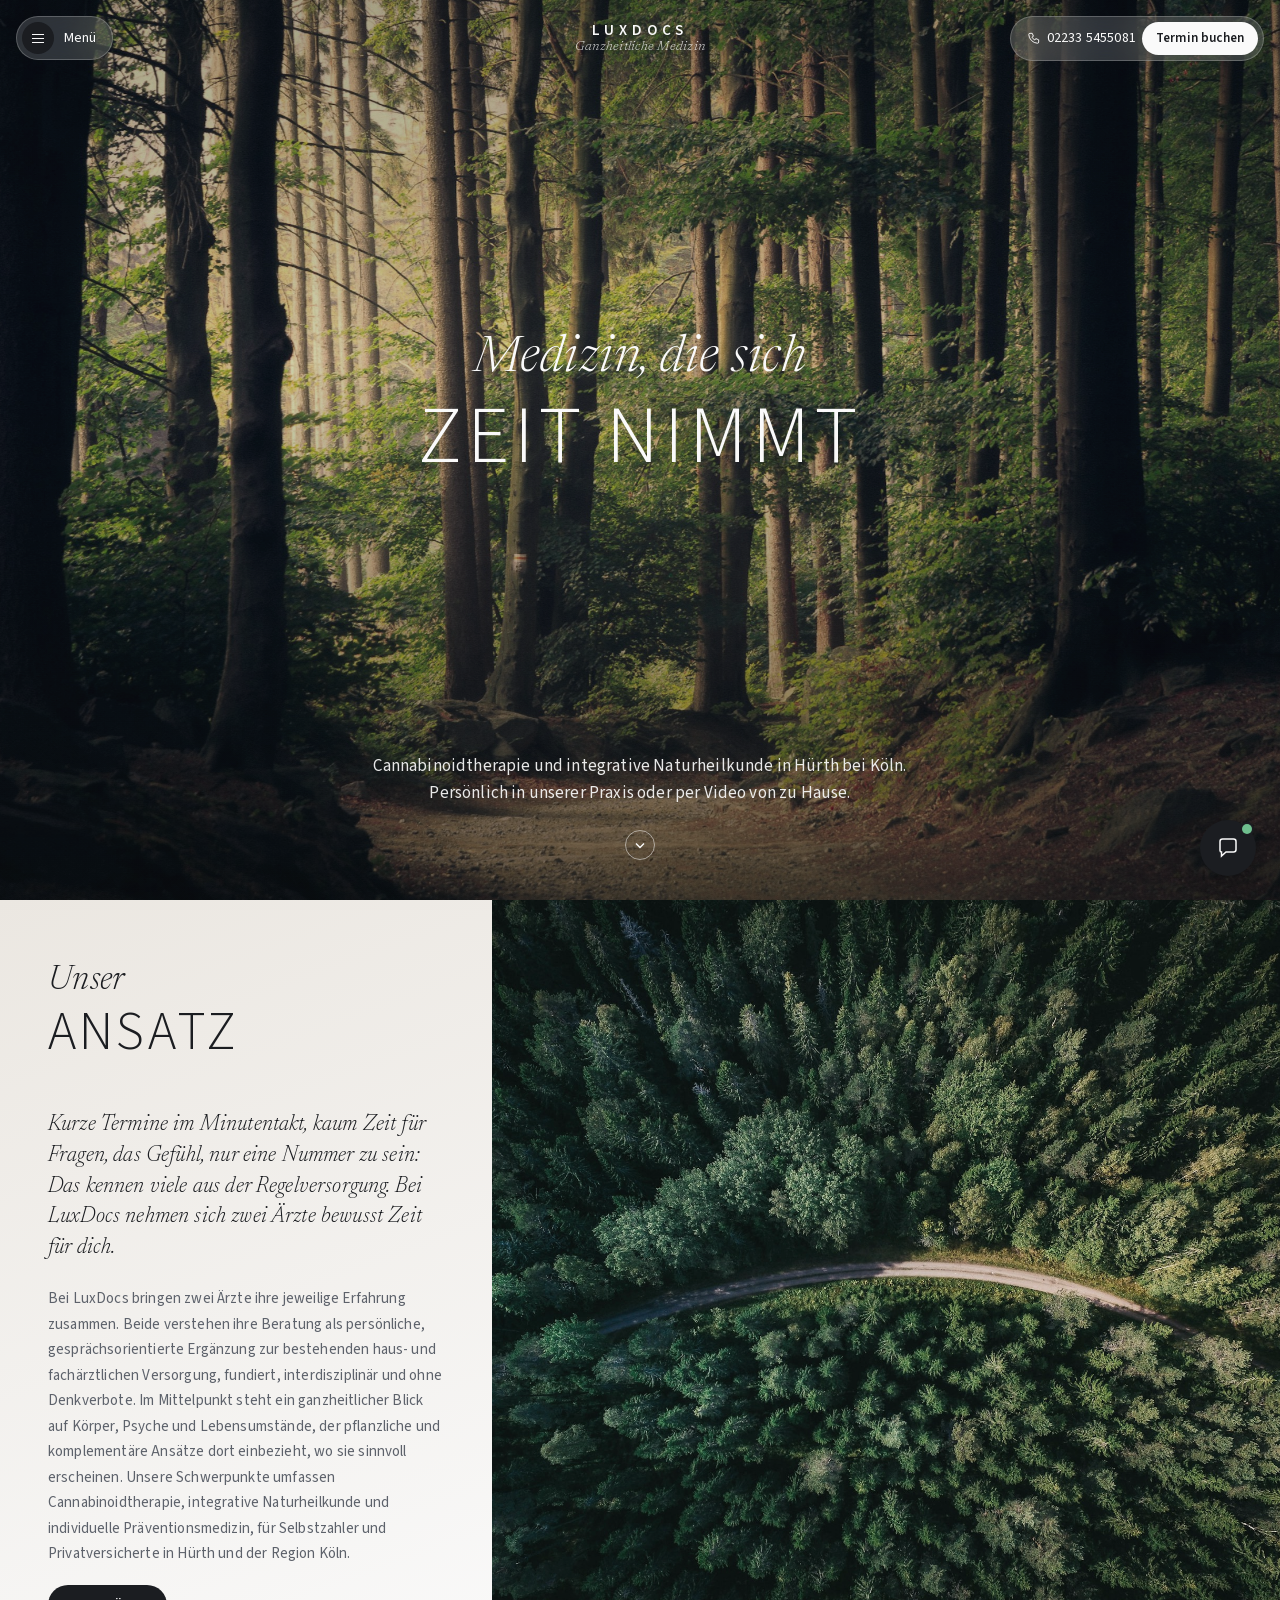
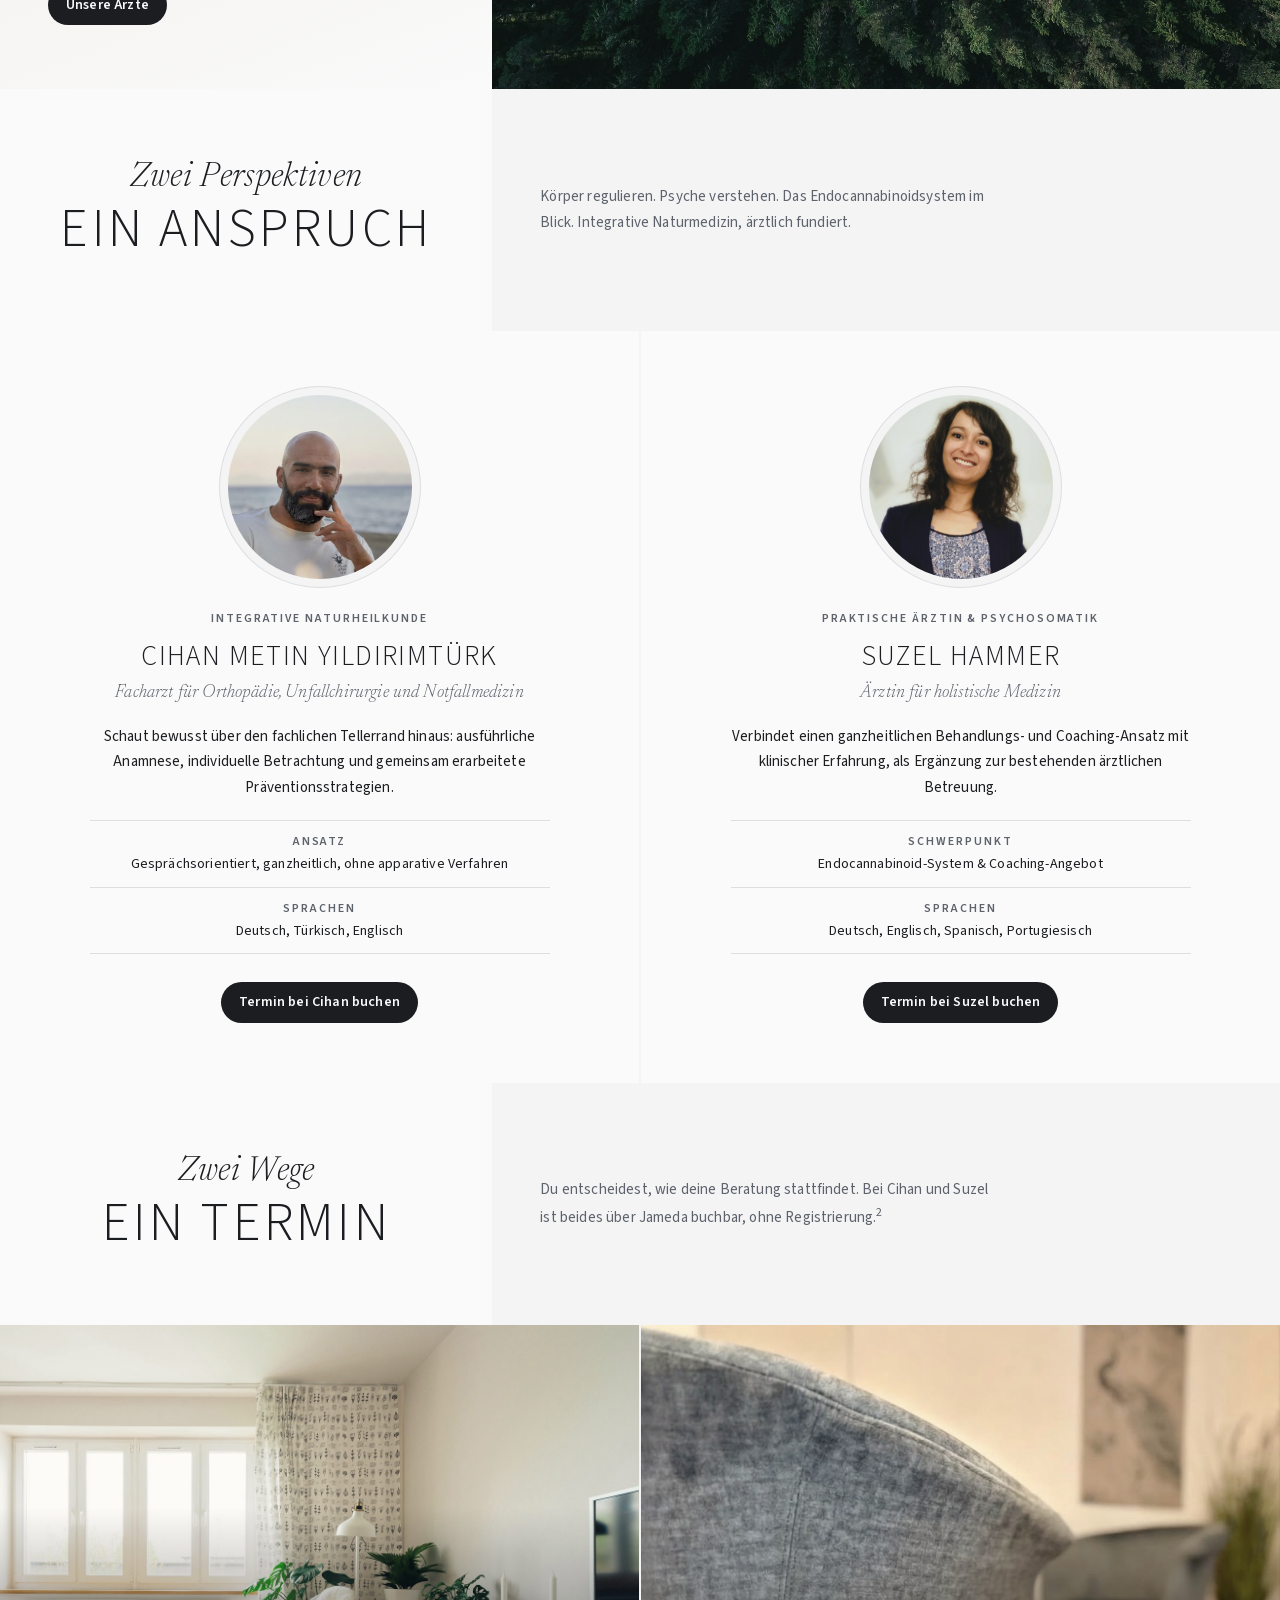
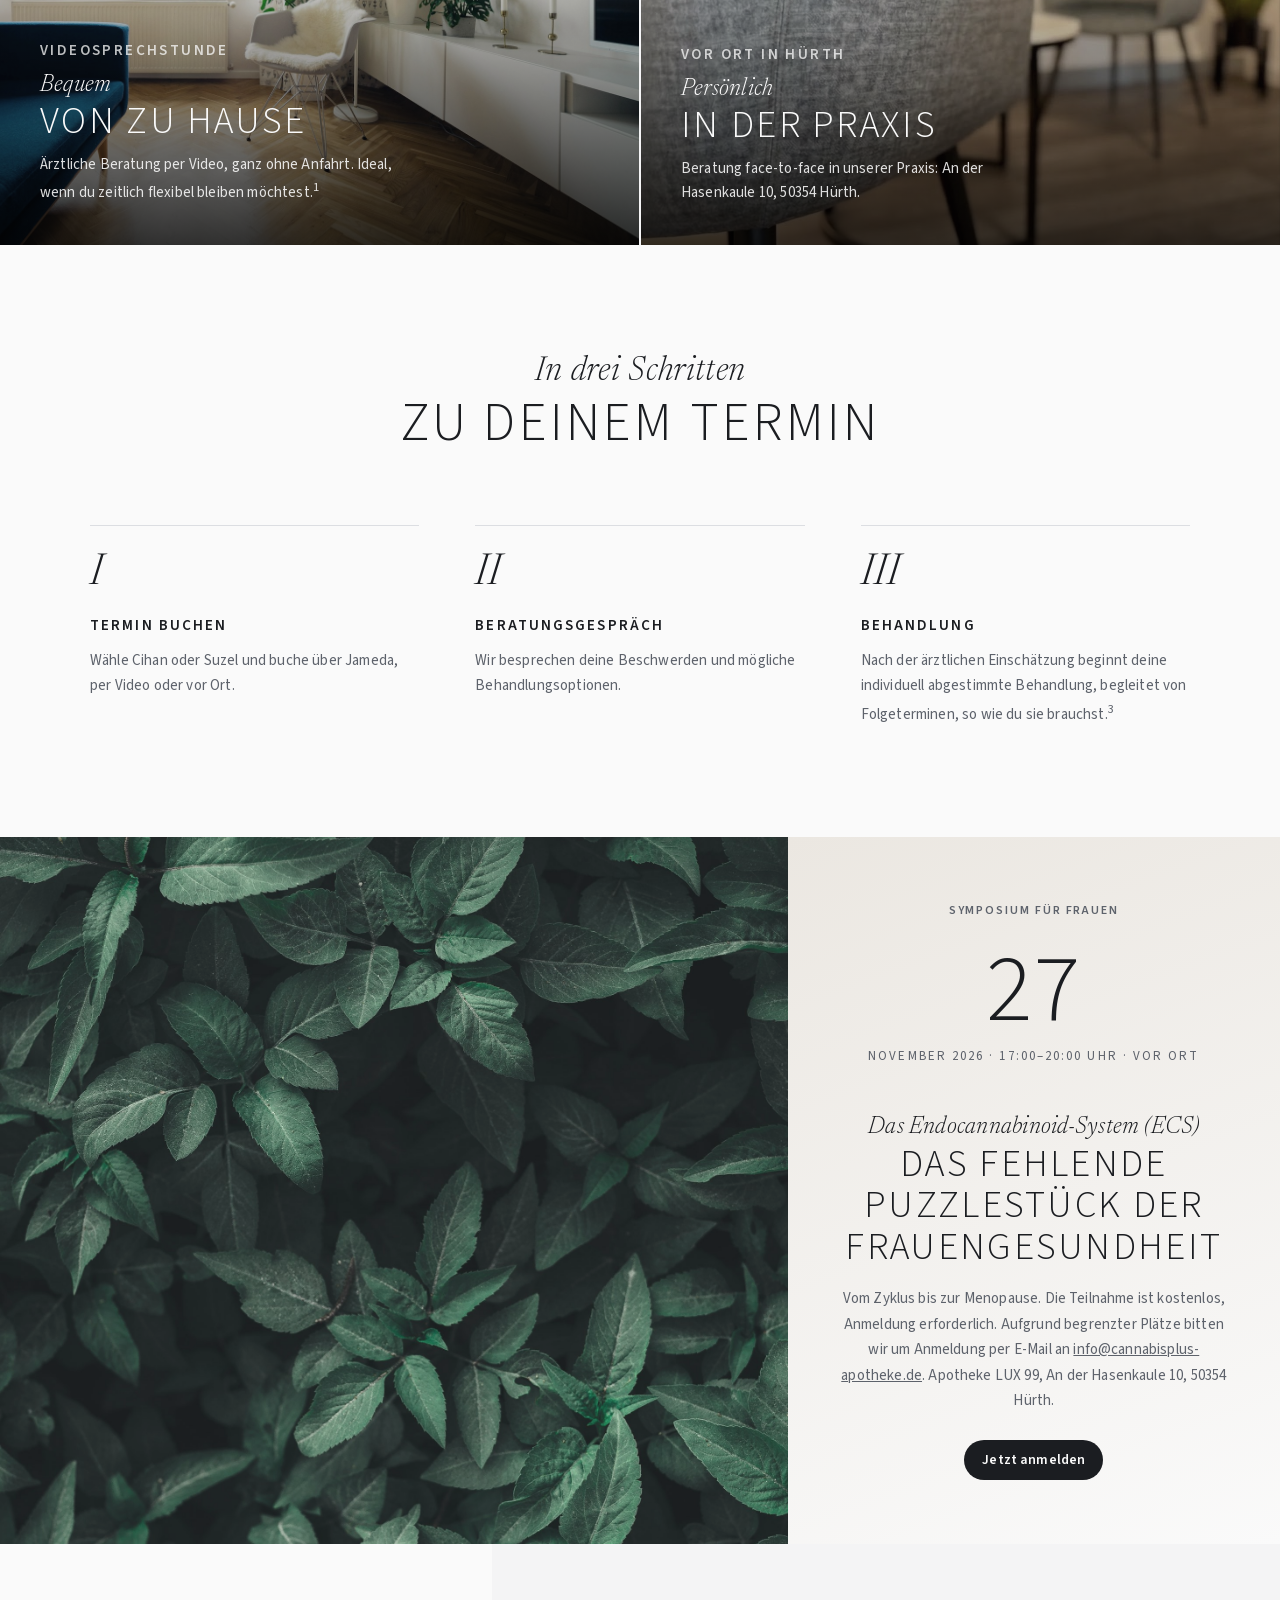
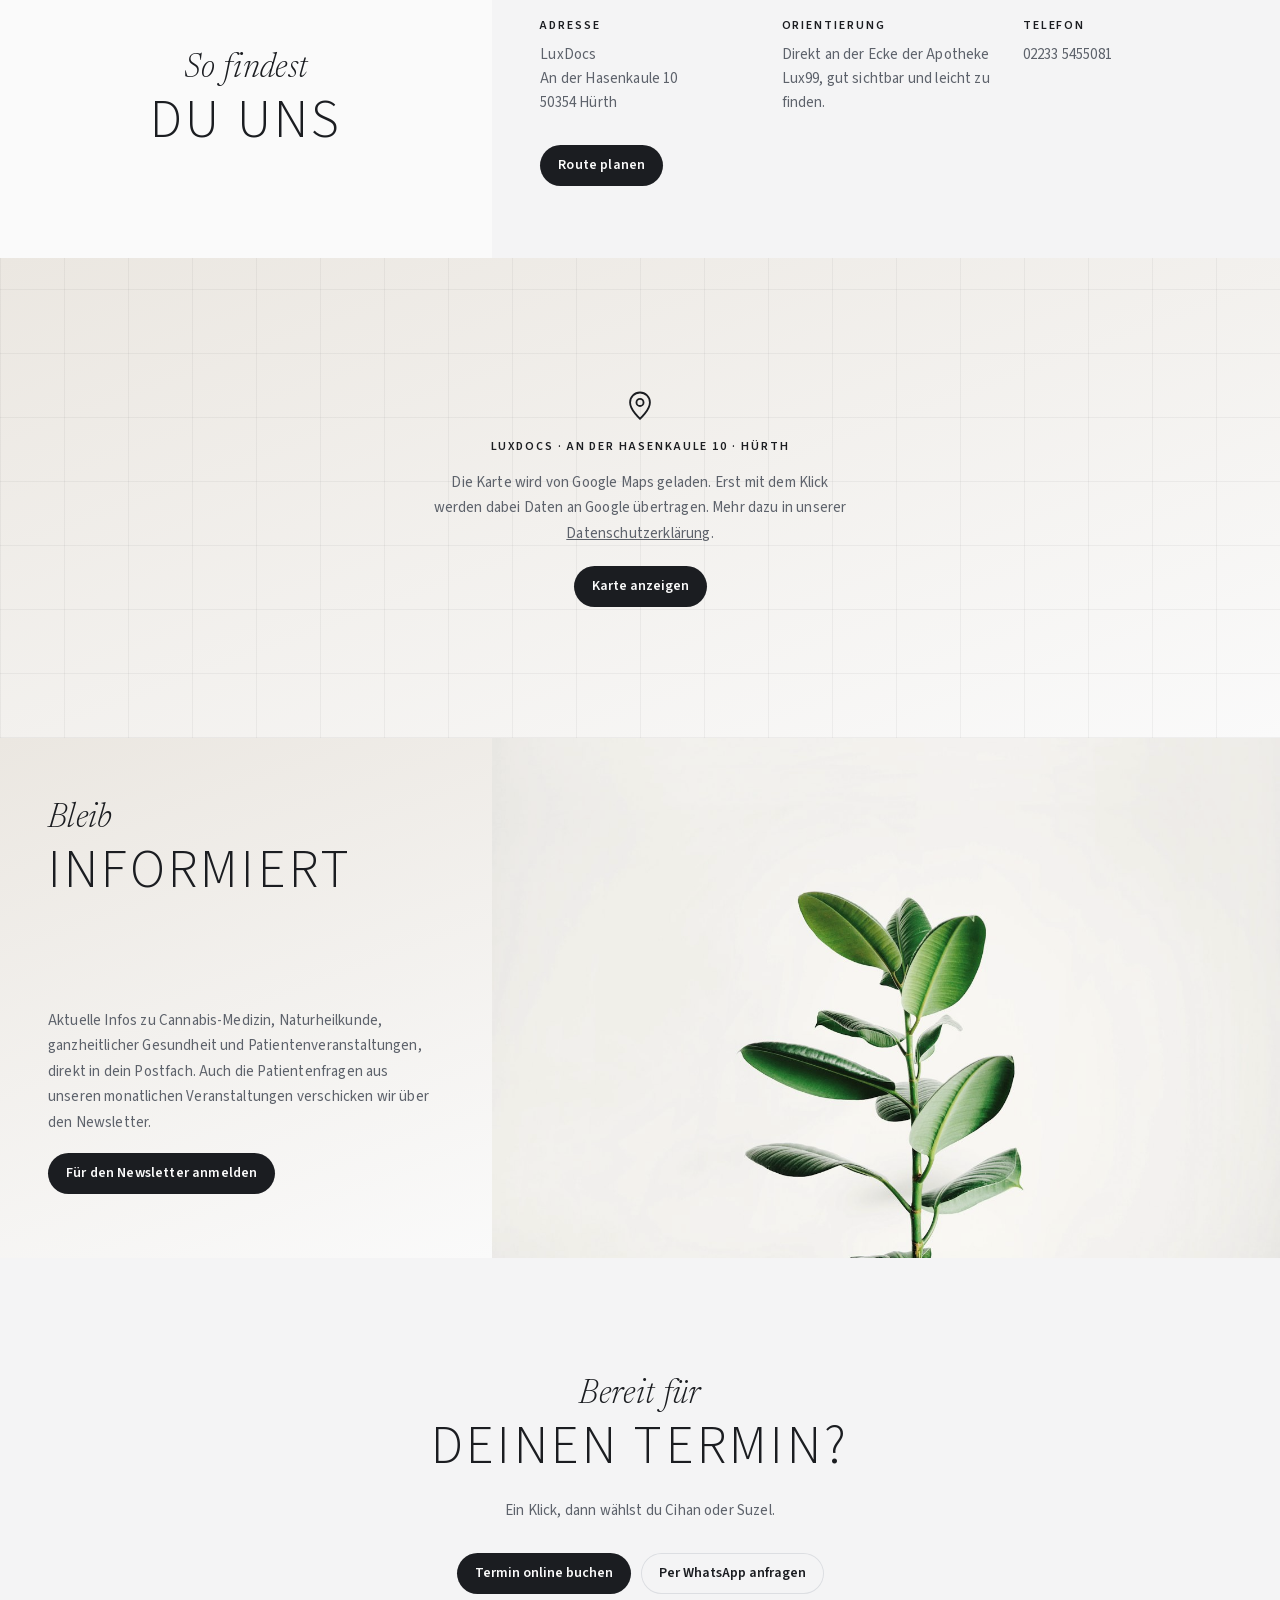
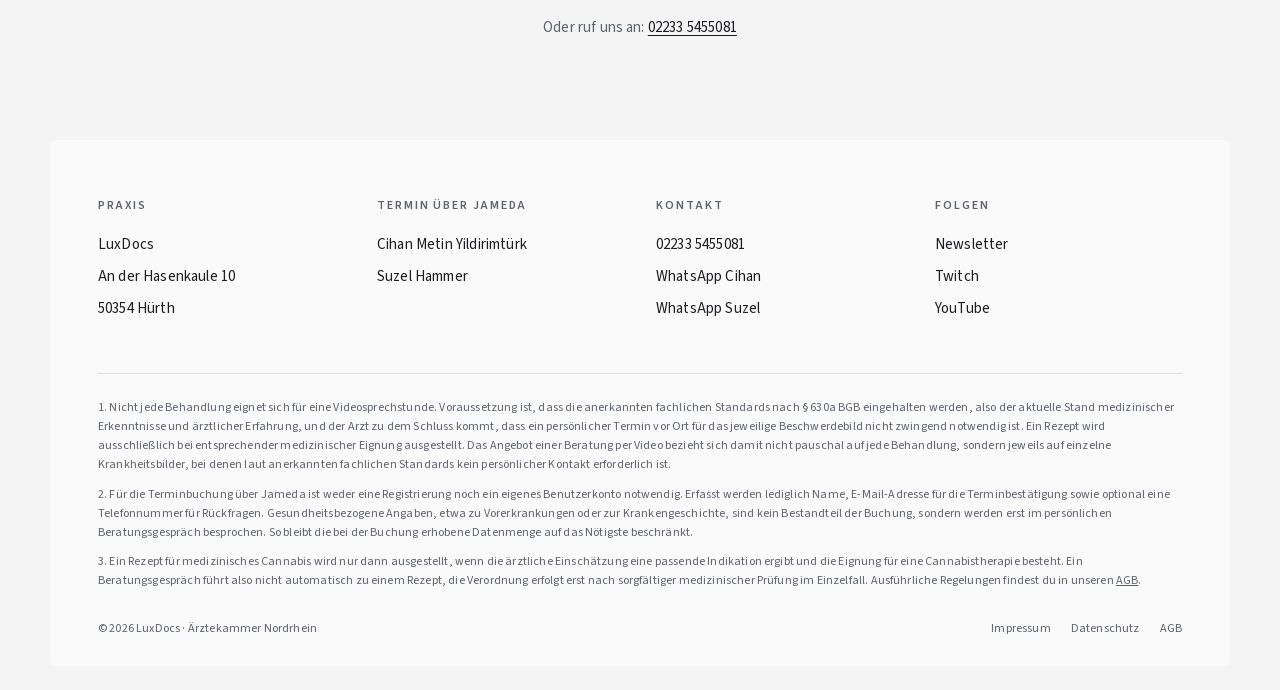
<file: index.html>
<!doctype html>
<html lang="de">
<head>
<meta charset="utf-8">
<meta name="viewport" content="width=device-width, initial-scale=1">
<title>LuxDocs Hürth | Cannabinoidtherapie &amp; Integrative Naturheilkunde – Cihan Metin Yildirimtürk &amp; Suzel Hammer</title>
<meta name="description" content="Cannabinoidtherapie &amp; integrative Naturheilkunde in Hürth bei Köln. Cihan Metin Yildirimtürk (Facharzt Orthopädie) &amp; Suzel Hammer – medizinisches Cannabis, Prävention, ganzheitliche Medizin per Video oder vor Ort.">
<meta name="keywords" content="Cannabinoidtherapie Hürth, medizinisches Cannabis Hürth, Cannabis Rezept Hürth, Cannabis Sprechstunde, integrative Naturheilkunde Hürth, ganzheitliche Medizin Hürth, Prävention Hürth, Cihan Metin Yildirimtürk, Suzel Hammer, LuxDocs, Cannabis Arzt Köln, Cannabis Rezept online, Endocannabinoid-System, Naturheilkunde Köln">
<meta name="robots" content="index, follow">
<link rel="canonical" href="https://luxdocs.de/">
<meta property="og:type" content="website">
<meta property="og:url" content="https://luxdocs.de/">
<meta property="og:locale" content="de_DE">
<meta property="og:title" content="LuxDocs Hürth | Cannabinoidtherapie &amp; Naturheilkunde">
<meta property="og:description" content="Cannabinoidtherapie &amp; integratie Naturheilkunde in Hürth. Cihan Metin Yildirimtürk &amp; Suzel Hammer – per Video oder vor Ort. Termin über Jameda buchen.">
<meta property="og:image" content="https://luxdocs.de/assets/img/wald.jpg">
<meta name="twitter:card" content="summary_large_image">
<meta name="twitter:title" content="LuxDocs Hürth | Cannabinoidtherapie &amp; Naturheilkunde">
<meta name="twitter:description" content="Cannabinoidtherapie &amp; Naturheilkunde in Hürth bei Köln. Cihan Metin Yildirimtürk &amp; Suzel Hammer.">
<script type="application/ld+json">
{"@context":"https://schema.org","@type":"MedicalBusiness","name":"LuxDocs","description":"Privatpraxis für ganzheitliche Medizin, Cannabis-Sprechstunde und Naturmedizin in Hürth bei Köln","url":"https://luxdocs.de","telephone":"+4922335455081","address":{"@type":"PostalAddress","addressLocality":"Hürth","postalCode":"50354","addressCountry":"DE"},"medicalSpecialty":["Cannabis-Therapie","Naturmedizin","Ganzheitliche Medizin"],"priceRange":"€€","paymentAccepted":"Selbstzahler, Privatversicherung"}
</script>
<script type="application/ld+json">
{
  "@context": "https://schema.org",
  "@graph": [
    {
      "@type": "MedicalClinic",
      "@id": "https://luxdocs.de/#clinic",
      "name": "LuxDocs",
      "description": "Cannabinoidtherapie, integrative Naturheilkunde und ganzheitliche Medizin in Hürth bei Köln.",
      "url": "https://luxdocs.de",
      "telephone": "+4922335455081",
      "email": "info@luxdocs.de",
      "address": {
        "@type": "PostalAddress",
        "streetAddress": "An der Hasenkaule 10",
        "addressLocality": "Hürth",
        "postalCode": "50354",
        "addressRegion": "Nordrhein-Westfalen",
        "addressCountry": "DE"
      },
      "geo": {
        "@type": "GeoCoordinates",
        "latitude": 50.8804553,
        "longitude": 6.9073188
      },
      "priceRange": "€€",
      "paymentAccepted": "Selbstzahler, Privatversicherung",
      "medicalSpecialty": "IntegrativeMedicine",
      "availableService": [
        {
          "@type": "MedicalTherapy",
          "name": "Cannabinoidtherapie"
        },
        {
          "@type": "MedicalTherapy",
          "name": "Medizinisches Cannabis"
        },
        {
          "@type": "MedicalTherapy",
          "name": "Integrative Naturheilkunde"
        },
        {
          "@type": "MedicalProcedure",
          "name": "Präventionsmedizin"
        },
        {
          "@type": "MedicalTherapy",
          "name": "Ganzheitliche Medizin"
        }
      ],
      "hasMap": "https://maps.google.com/maps?q=50.8804553,6.9073188",
      "sameAs": [
        "https://www.jameda.de/cihan-metin-yildirimtuerk/arzt-orthopaede-unfallchirurg-notfallmediziner/huerth",
        "https://www.jameda.de/suzel-hammer/arzt/huerth"
      ]
    },
    {
      "@type": "Physician",
      "@id": "https://luxdocs.de/#cihan",
      "name": "Cihan Metin Yildirimtürk",
      "jobTitle": "Facharzt für Orthopädie, Unfallchirurgie und Notfallmedizin",
      "description": "Facharzt für Orthopädie, Unfallchirurgie und Notfallmedizin mit Schwerpunkt integrative Naturheilkunde und Cannabinoidtherapie in Hürth.",
      "worksFor": {
        "@id": "https://luxdocs.de/#clinic"
      },
      "medicalSpecialty": [
        "Orthopädie",
        "Unfallchirurgie",
        "Notfallmedizin",
        "Integrative Naturheilkunde"
      ],
      "image": "https://luxdocs.de/assets/img/cihan.jpg",
      "sameAs": "https://www.jameda.de/cihan-metin-yildirimtuerk/arzt-orthopaede-unfallchirurg-notfallmediziner/huerth",
      "knowsLanguage": [
        "Deutsch",
        "Türkisch",
        "Englisch"
      ]
    },
    {
      "@type": "Physician",
      "@id": "https://luxdocs.de/#suzel",
      "name": "Suzel Hammer",
      "jobTitle": "Ärztin für ganzheitliche Medizin",
      "description": "Ärztin für holistische Medizin mit Schwerpunkt Endocannabinoid-System, Psychosomatik und Cannabinoidtherapie in Hürth.",
      "worksFor": {
        "@id": "https://luxdocs.de/#clinic"
      },
      "medicalSpecialty": [
        "Ganzheitliche Medizin",
        "Psychosomatik",
        "Cannabinoidtherapie"
      ],
      "image": "https://luxdocs.de/assets/img/suzel.jpg",
      "sameAs": "https://www.jameda.de/suzel-hammer/arzt/huerth",
      "knowsLanguage": [
        "Deutsch",
        "Englisch",
        "Spanisch",
        "Portugiesisch"
      ]
    }
  ]
}
</script>
<link rel="icon" type="image/svg+xml" href="assets/img/favicon.svg">
<meta name="theme-color" content="#f4f4f5">
<link rel="preload" href="assets/fonts/source-sans-3.woff2" as="font" type="font/woff2" crossorigin>
<link rel="stylesheet" href="assets/css/site.css">
</head>
<body>

<header class="nav" id="nav">
  <button class="nav-left glass" type="button" aria-expanded="false" aria-controls="menu"><span class="burger"><i></i></span><span class="lbl">Menü</span></button>
  <a class="wordmark" href="./">LuxDocs<small>Ganzheitliche Medizin</small></a>
  <div class="nav-right glass">
    <a class="tel" href="tel:+4922335455081">
      <svg width="14" height="14" viewBox="0 0 24 24" fill="none" stroke="currentColor" stroke-width="1.6" aria-hidden="true"><path d="M5 4h4l2 5-2.5 1.5a11 11 0 0 0 5 5L15 13l5 2v4a2 2 0 0 1-2 2A16 16 0 0 1 3 6a2 2 0 0 1 2-2"/></svg>
      02233 5455081
    </a>
    <a class="pill light" href="#team" data-open="booking">Termin buchen</a>
  </div>
</header>

<main>

  <section class="hero">
    <img class="photo" src="assets/img/wald.jpg" alt="">
    <div class="hero-inner">
      <h1 class="hl hl-xl"><em>Medizin, die sich</em><span>Zeit nimmt</span></h1>
      <div>
        <p>Cannabinoidtherapie und integrative Naturheilkunde in Hürth bei Köln. Persönlich in unserer Praxis oder per Video von zu Hause.</p>
        <a class="down" href="#ansatz" aria-label="Weiter"><svg viewBox="0 0 12 12" fill="none" stroke-width="1.4"><path d="M2 4.5l4 4 4-4"/></svg></a>
      </div>
    </div>
  </section>

  <section class="split" id="ansatz">
    <div class="panel">
      <h2 class="hl hl-l rv"><em>Unser</em><span>Ansatz</span></h2>
      <div class="rv">
        <p class="lead">Kurze Termine im Minutentakt, kaum Zeit für Fragen, das Gefühl, nur eine Nummer zu sein: Das kennen viele aus der Regelversorgung. Bei LuxDocs nehmen sich zwei Ärzte bewusst Zeit für dich.</p>
        <p class="body-s">Bei LuxDocs bringen zwei Ärzte ihre jeweilige Erfahrung zusammen. Beide verstehen ihre Beratung als persönliche, gesprächsorientierte Ergänzung zur bestehenden haus- und fachärztlichen Versorgung, fundiert, interdisziplinär und ohne Denkverbote. Im Mittelpunkt steht ein ganzheitlicher Blick auf Körper, Psyche und Lebensumstände, der pflanzliche und komplementäre Ansätze dort einbezieht, wo sie sinnvoll erscheinen. Unsere Schwerpunkte umfassen Cannabinoidtherapie, integrative Naturheilkunde und individuelle Präventionsmedizin, für Selbstzahler und Privatversicherte in Hürth und der Region Köln.</p>
        <a class="pill" href="#team">Unsere Ärzte</a>
      </div>
    </div>
    <div class="media"><img class="photo" src="assets/img/wald-von-oben.jpg" alt=""></div>
  </section>

  <section id="team">
    <div class="head-row">
      <div><h2 class="hl hl-l rv"><em>Zwei Perspektiven</em><span>Ein Anspruch</span></h2></div>
      <div><p class="body-s rv">Körper regulieren. Psyche verstehen. Das Endocannabinoidsystem im Blick. Integrative Naturmedizin, ärztlich fundiert.</p></div>
    </div>
    <div class="doctors">
      <article class="doctor rv">
        <img class="portrait" src="assets/img/cihan.jpg" width="200" height="200" alt="Porträt von Cihan Metin Yildirimtürk">
        <div>
          <p class="kicker">Integrative Naturheilkunde</p>
          <h3>Cihan Metin Yildirimtürk</h3>
          <p class="role">Facharzt für Orthopädie, Unfallchirurgie und Notfallmedizin</p>
          <p class="desc">Schaut bewusst über den fachlichen Tellerrand hinaus: ausführliche Anamnese, individuelle Betrachtung und gemeinsam erarbeitete Präventionsstrategien.</p>
          <dl>
            <div><dt>Ansatz</dt><dd>Gesprächsorientiert, ganzheitlich, ohne apparative Verfahren</dd></div>
            <div><dt>Sprachen</dt><dd>Deutsch, Türkisch, Englisch</dd></div>
          </dl>
          <a class="pill" href="https://www.jameda.de/cihan-metin-yildirimtuerk/arzt-orthopaede-unfallchirurg-notfallmediziner/huerth" target="_blank" rel="noopener">Termin bei Cihan buchen</a>
        </div>
      </article>
      <article class="doctor rv">
        <img class="portrait" src="assets/img/suzel.jpg" width="200" height="200" alt="Porträt von Suzel Hammer">
        <div>
          <p class="kicker">Praktische Ärztin &amp; Psychosomatik</p>
          <h3>Suzel Hammer</h3>
          <p class="role">Ärztin für holistische Medizin</p>
          <p class="desc">Verbindet einen ganzheitlichen Behandlungs- und Coaching-Ansatz mit klinischer Erfahrung, als Ergänzung zur bestehenden ärztlichen Betreuung.</p>
          <dl>
            <div><dt>Schwerpunkt</dt><dd>Endocannabinoid-System &amp; Coaching-Angebot</dd></div>
            <div><dt>Sprachen</dt><dd>Deutsch, Englisch, Spanisch, Portugiesisch</dd></div>
          </dl>
          <a class="pill" href="https://www.jameda.de/suzel-hammer/arzt/huerth" target="_blank" rel="noopener">Termin bei Suzel buchen</a>
        </div>
      </article>
    </div>
  </section>

  <section id="termin">
    <div class="head-row">
      <div><h2 class="hl hl-l rv"><em>Zwei Wege</em><span>Ein Termin</span></h2></div>
      <div>
        <p class="body-s rv">Du entscheidest, wie deine Beratung stattfindet. Bei Cihan und Suzel ist beides über Jameda buchbar, ohne Registrierung.<sup>2</sup></p>
      </div>
    </div>
    <div class="ways">
      <div class="way">
        <img class="photo" src="assets/img/zuhause.jpg" alt="">
        <div class="txt">
          <p class="kicker">Videosprechstunde</p>
          <h3 class="hl hl-m"><em>Bequem</em><span>von zu Hause</span></h3>
          <p>Ärztliche Beratung per Video, ganz ohne Anfahrt. Ideal, wenn du zeitlich flexibel bleiben möchtest.<sup>1</sup></p>
        </div>
      </div>
      <div class="way">
        <img class="photo" src="assets/img/praxis.jpg" alt="">
        <div class="txt">
          <p class="kicker">Vor Ort in Hürth</p>
          <h3 class="hl hl-m"><em>Persönlich</em><span>in der Praxis</span></h3>
          <p>Beratung face-to-face in unserer Praxis: An der Hasenkaule 10, 50354 Hürth.</p>
        </div>
      </div>
    </div>
  </section>

  <section class="steps-wrap" id="ablauf">
    <h2 class="hl hl-l rv"><em>In drei Schritten</em><span>Zu deinem Termin</span></h2>
    <ol class="steps">
      <li class="rv"><div class="num">I</div><h3>Termin buchen</h3><p class="body-s">Wähle Cihan oder Suzel und buche über Jameda, per Video oder vor Ort.</p></li>
      <li class="rv"><div class="num">II</div><h3>Beratungsgespräch</h3><p class="body-s">Wir besprechen deine Beschwerden und mögliche Behandlungsoptionen.</p></li>
      <li class="rv"><div class="num">III</div><h3>Behandlung</h3><p class="body-s">Nach der ärztlichen Einschätzung beginnt deine individuell abgestimmte Behandlung, begleitet von Folgeterminen, so wie du sie brauchst.<sup>3</sup></p></li>
    </ol>
  </section>

  <section class="split rev" id="veranstaltung">
    <div class="panel center">
      <div class="rv">
        <p class="kicker event-kicker">Symposium für Frauen</p>
        <div class="date-big">27</div>
        <p class="date-sub">November 2026 · 17:00–20:00 Uhr · Vor Ort</p>
      </div>
      <div class="rv">
        <h2 class="hl hl-m"><em>Das Endocannabinoid-System (ECS)</em><span>Das fehlende Puzzlestück der Frauengesundheit</span></h2>
        <p class="event-meta">Vom Zyklus bis zur Menopause. Die Teilnahme ist kostenlos, Anmeldung erforderlich. Aufgrund begrenzter Plätze bitten wir um Anmeldung per E-Mail an <a href="mailto:info@cannabisplus-apotheke.de">info@cannabisplus-apotheke.de</a>. Apotheke LUX 99, An der Hasenkaule 10, 50354 Hürth.</p>
        <div class="links">
          <a class="pill" href="https://www.eventbrite.de/e/frauengesundheit-neu-gedacht-kraftvoll-durch-jede-lebensphase-tickets-2003779140349?aff=oddtdtcreator" target="_blank" rel="noopener">Jetzt anmelden</a>
        </div>
      </div>
    </div>
    <div class="media"><img class="photo" src="assets/img/blaetter.jpg" alt=""></div>
  </section>

  <section id="anfahrt">
    <div class="head-row">
      <div><h2 class="hl hl-l rv"><em>So findest</em><span>Du uns</span></h2></div>
      <div>
        <div class="visit-grid rv">
          <div><h3>Adresse</h3><p>LuxDocs<br>An der Hasenkaule 10<br>50354 Hürth</p></div>
          <div><h3>Orientierung</h3><p>Direkt an der Ecke der Apotheke Lux99, gut sichtbar und leicht zu finden.</p></div>
          <div><h3>Telefon</h3><p><a href="tel:+4922335455081">02233 5455081</a></p></div>
        </div>
        <a class="pill rv" href="https://www.google.com/maps/search/?api=1&amp;query=An+der+Hasenkaule+10,+50354+H%C3%BCrth" target="_blank" rel="noopener">Route planen</a>
      </div>
    </div>
    <div class="map" data-map-src="https://www.google.com/maps/embed?pb=!1m14!1m8!1m3!1d720.2929867195702!2d6.9073188!3d50.8804553!3m2!1i1024!2i768!4f13.1!3m3!1m2!1s0x47bf23664384819b%3A0x65f6eecfe443e707!2sLuxDocs%20Suzel%20Hammer!5e1!3m2!1sde!2sde!4v1792583925996!5m2!1sde!2sde">
      <div class="map-consent">
        <svg viewBox="0 0 24 24" fill="none" stroke="currentColor" stroke-width="1.3" aria-hidden="true"><path d="M12 21s7-6.2 7-11.5A7 7 0 0 0 5 9.5C5 14.8 12 21 12 21z"/><circle cx="12" cy="9.5" r="2.5"/></svg>
        <p class="kicker">LuxDocs · An der Hasenkaule 10 · Hürth</p>
        <p class="body-s">Die Karte wird von Google Maps geladen. Erst mit dem Klick werden dabei Daten an Google übertragen. Mehr dazu in unserer <a href="datenschutz.html">Datenschutzerklärung</a>.</p>
        <button class="pill" type="button" data-map-load>Karte anzeigen</button>
      </div>
    </div>
  </section>

  <section class="split compact" id="newsletter">
    <div class="panel">
      <h2 class="hl hl-l rv"><em>Bleib</em><span>Informiert</span></h2>
      <div class="rv">
        <p class="body-s">Aktuelle Infos zu Cannabis-Medizin, Naturheilkunde, ganzheitlicher Gesundheit und Patientenveranstaltungen, direkt in dein Postfach. Auch die Patientenfragen aus unseren monatlichen Veranstaltungen verschicken wir über den Newsletter.</p>
        <a class="pill" href="https://luxdocs.beehiiv.com/subscribe" target="_blank" rel="noopener">Für den Newsletter anmelden</a>
      </div>
    </div>
    <div class="media"><img class="photo" src="assets/img/pflanze.jpg" alt=""></div>
  </section>

  <section class="closing" id="kontakt">
    <h2 class="hl hl-l rv"><em>Bereit für</em><span>Deinen Termin?</span></h2>
    <p class="body-s rv">Ein Klick, dann wählst du Cihan oder Suzel.</p>
    <div class="row rv">
      <button class="pill" type="button" data-open="booking">Termin online buchen</button>
      <button class="pill ghost" type="button" data-open="whatsapp">Per WhatsApp anfragen</button>
    </div>
    <p class="phone rv">Oder ruf uns an: <a href="tel:+4922335455081">02233 5455081</a></p>
  </section>

</main>

<footer>
  <div class="card">
    <div class="cols">
      <div>
        <h3>Praxis</h3>
        <span>LuxDocs</span>
        <span>An der Hasenkaule 10</span>
        <span>50354 Hürth</span>
      </div>
      <div>
        <h3>Termin über Jameda</h3>
        <a href="https://www.jameda.de/cihan-metin-yildirimtuerk/arzt-orthopaede-unfallchirurg-notfallmediziner/huerth" target="_blank" rel="noopener">Cihan Metin Yildirimtürk</a>
        <a href="https://www.jameda.de/suzel-hammer/arzt/huerth" target="_blank" rel="noopener">Suzel Hammer</a>
      </div>
      <div>
        <h3>Kontakt</h3>
        <a href="tel:+4922335455081">02233 5455081</a>
        <a href="https://wa.me/4915225370653" target="_blank" rel="noopener">WhatsApp Cihan</a>
        <a href="https://wa.me/491791492233" target="_blank" rel="noopener">WhatsApp Suzel</a>
      </div>
      <div>
        <h3>Folgen</h3>
        <a href="https://luxdocs.beehiiv.com/subscribe" target="_blank" rel="noopener">Newsletter</a>
        <a href="https://www.twitch.tv/luxdocs" target="_blank" rel="noopener">Twitch</a>
        <a href="https://www.youtube.com/@LuxDocs-z8n" target="_blank" rel="noopener">YouTube</a>
      </div>
    </div>
    <div class="notes">
      <p>1. Nicht jede Behandlung eignet sich für eine Videosprechstunde. Voraussetzung ist, dass die anerkannten fachlichen Standards nach § 630a BGB eingehalten werden, also der aktuelle Stand medizinischer Erkenntnisse und ärztlicher Erfahrung, und der Arzt zu dem Schluss kommt, dass ein persönlicher Termin vor Ort für das jeweilige Beschwerdebild nicht zwingend notwendig ist. Ein Rezept wird ausschließlich bei entsprechender medizinischer Eignung ausgestellt. Das Angebot einer Beratung per Video bezieht sich damit nicht pauschal auf jede Behandlung, sondern jeweils auf einzelne Krankheitsbilder, bei denen laut anerkannten fachlichen Standards kein persönlicher Kontakt erforderlich ist.</p>
      <p>2. Für die Terminbuchung über Jameda ist weder eine Registrierung noch ein eigenes Benutzerkonto notwendig. Erfasst werden lediglich Name, E-Mail-Adresse für die Terminbestätigung sowie optional eine Telefonnummer für Rückfragen. Gesundheitsbezogene Angaben, etwa zu Vorerkrankungen oder zur Krankengeschichte, sind kein Bestandteil der Buchung, sondern werden erst im persönlichen Beratungsgespräch besprochen. So bleibt die bei der Buchung erhobene Datenmenge auf das Nötigste beschränkt.</p>
      <p>3. Ein Rezept für medizinisches Cannabis wird nur dann ausgestellt, wenn die ärztliche Einschätzung eine passende Indikation ergibt und die Eignung für eine Cannabistherapie besteht. Ein Beratungsgespräch führt also nicht automatisch zu einem Rezept, die Verordnung erfolgt erst nach sorgfältiger medizinischer Prüfung im Einzelfall. Ausführliche Regelungen findest du in unseren <a href="agb.html">AGB</a>.</p>
    </div>
    <div class="legal-line">
      <span>© 2026 LuxDocs · Ärztekammer Nordrhein</span>
      <nav aria-label="Rechtliches">
        <a href="impressum.html">Impressum</a>
        <a href="datenschutz.html">Datenschutz</a>
        <a href="agb.html">AGB</a>
      </nav>
    </div>
  </div>
</footer>

<div class="menu" id="menu" inert>
  <nav aria-label="Hauptmenü">
    <ol>
      <li><a href="#ansatz"><em>i</em>Ansatz</a></li>
      <li><a href="#team"><em>ii</em>Ärzte</a></li>
      <li><a href="#termin"><em>iii</em>Termin</a></li>
      <li><a href="#ablauf"><em>iv</em>Ablauf</a></li>
      <li><a href="#veranstaltung"><em>v</em>Veranstaltung</a></li>
      <li><a href="#anfahrt"><em>vi</em>Anfahrt</a></li>
      <li><a href="agb.html"><em>vii</em>AGB</a></li>
    </ol>
    <div class="contact">
      <div><h3>Praxis</h3>An der Hasenkaule 10<br>50354 Hürth</div>
      <div><h3>Kontakt</h3><a href="tel:+4922335455081">02233 5455081</a><a href="#kontakt" data-open="whatsapp">WhatsApp</a></div>
      <div><h3>Rechtliches</h3><a href="impressum.html">Impressum</a><a href="datenschutz.html">Datenschutz</a></div>
    </div>
  </nav>
  <figure><img class="photo" src="assets/img/pflanze.jpg" alt=""></figure>
</div>

<div class="modal" id="booking" inert role="dialog" aria-modal="true" aria-labelledby="booking-title">
  <div class="modal-card">
    <button class="modal-close" type="button" aria-label="Schließen">×</button>
    <h2 class="hl hl-m" id="booking-title"><em>Bei wem möchtest du</em><span>Buchen?</span></h2>
    <p class="body-s">Die Buchung erfolgt extern über Jameda, in einem neuen Tab.</p>
    <div class="options">
      <a class="option" href="https://www.jameda.de/cihan-metin-yildirimtuerk/arzt-orthopaede-unfallchirurg-notfallmediziner/huerth" target="_blank" rel="noopener">
        <span><strong>Cihan Metin Yildirimtürk</strong><small>Integrative Naturheilkunde</small></span>
        <svg viewBox="0 0 16 16" fill="none" stroke-width="1.4" aria-hidden="true"><path d="M5 3h8v8M13 3L3 13"/></svg>
      </a>
      <a class="option" href="https://www.jameda.de/suzel-hammer/arzt/huerth" target="_blank" rel="noopener">
        <span><strong>Suzel Hammer</strong><small>Ganzheitliche Medizin</small></span>
        <svg viewBox="0 0 16 16" fill="none" stroke-width="1.4" aria-hidden="true"><path d="M5 3h8v8M13 3L3 13"/></svg>
      </a>
    </div>
  </div>
</div>

<div class="modal" id="whatsapp" inert role="dialog" aria-modal="true" aria-labelledby="wa-title">
  <div class="modal-card">
    <button class="modal-close" type="button" aria-label="Schließen">×</button>
    <h2 class="hl hl-m" id="wa-title"><em>Anfrage per</em><span>WhatsApp</span></h2>
    <p class="body-s">Bitte wähle, wen du kontaktieren möchtest.</p>
    <div class="options">
      <a class="option" href="https://wa.me/4915225370653" target="_blank" rel="noopener">
        <span><strong>Cihan Metin Yildirimtürk</strong><small>+49 152 2537 0653</small></span>
        <svg viewBox="0 0 16 16" fill="none" stroke-width="1.4" aria-hidden="true"><path d="M5 3h8v8M13 3L3 13"/></svg>
      </a>
      <a class="option" href="https://wa.me/491791492233" target="_blank" rel="noopener">
        <span><strong>Suzel Hammer</strong><small>+49 179 149 2233</small></span>
        <svg viewBox="0 0 16 16" fill="none" stroke-width="1.4" aria-hidden="true"><path d="M5 3h8v8M13 3L3 13"/></svg>
      </a>
    </div>
  </div>
</div>

<button id="ld-chat-bubble" type="button" aria-label="Chat öffnen" aria-expanded="false" aria-controls="ld-chat-window">
  <svg viewBox="0 0 24 24" fill="none" stroke="currentColor" stroke-width="1.5" aria-hidden="true"><path d="M4 5.5A2.5 2.5 0 0 1 6.5 3h11A2.5 2.5 0 0 1 20 5.5v8a2.5 2.5 0 0 1-2.5 2.5H10l-4.5 4v-4h0A1.5 1.5 0 0 1 4 14.5z"/></svg>
  <span class="dot"></span>
</button>
<div id="ld-chat-window" inert role="dialog" aria-label="LuxDocs Chat">
  <div id="ld-chat-header">
    <div class="ld-hlogo">LuxDocs<small>Praxis-Assistent</small></div>
    <div class="ld-hstatus">Online</div>
    <button id="ld-chat-close" type="button" aria-label="Chat schließen">×</button>
  </div>
  <div id="ld-chat-msgs" aria-live="polite"></div>
  <div id="ld-input-area">
    <input id="ld-inp" type="text" placeholder="Nachricht eingeben …" aria-label="Nachricht">
    <button id="ld-send" type="button" aria-label="Senden"><svg viewBox="0 0 24 24" aria-hidden="true"><path d="M2.01 21L23 12 2.01 3 2 10l15 2-15 2z"/></svg></button>
  </div>
</div>

<div class="bar">
  <button type="button" data-open="whatsapp">Kontakt aufnehmen</button>
  <button type="button" data-open="booking">Termin buchen</button>
</div>

<script src="assets/js/site.js"></script>
<script src="assets/js/chat.js"></script>
</body>
</html>
</file>
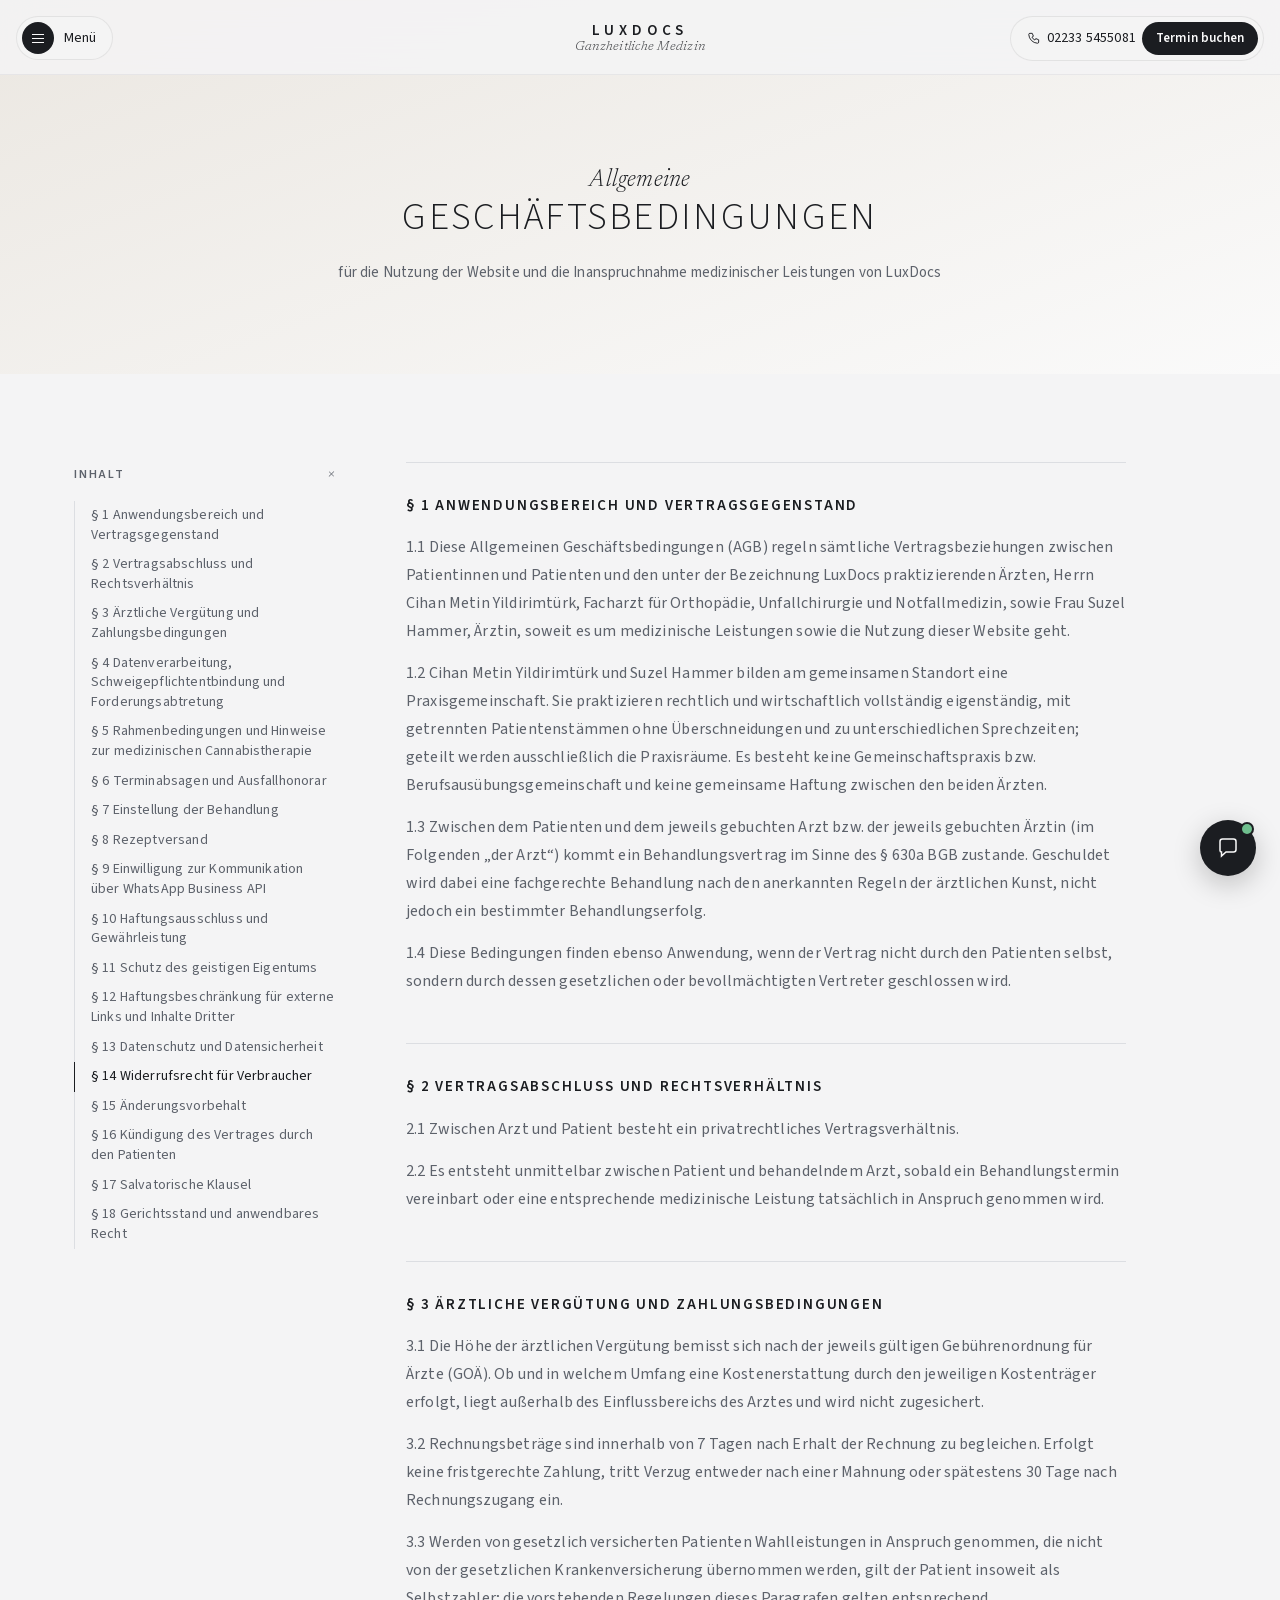
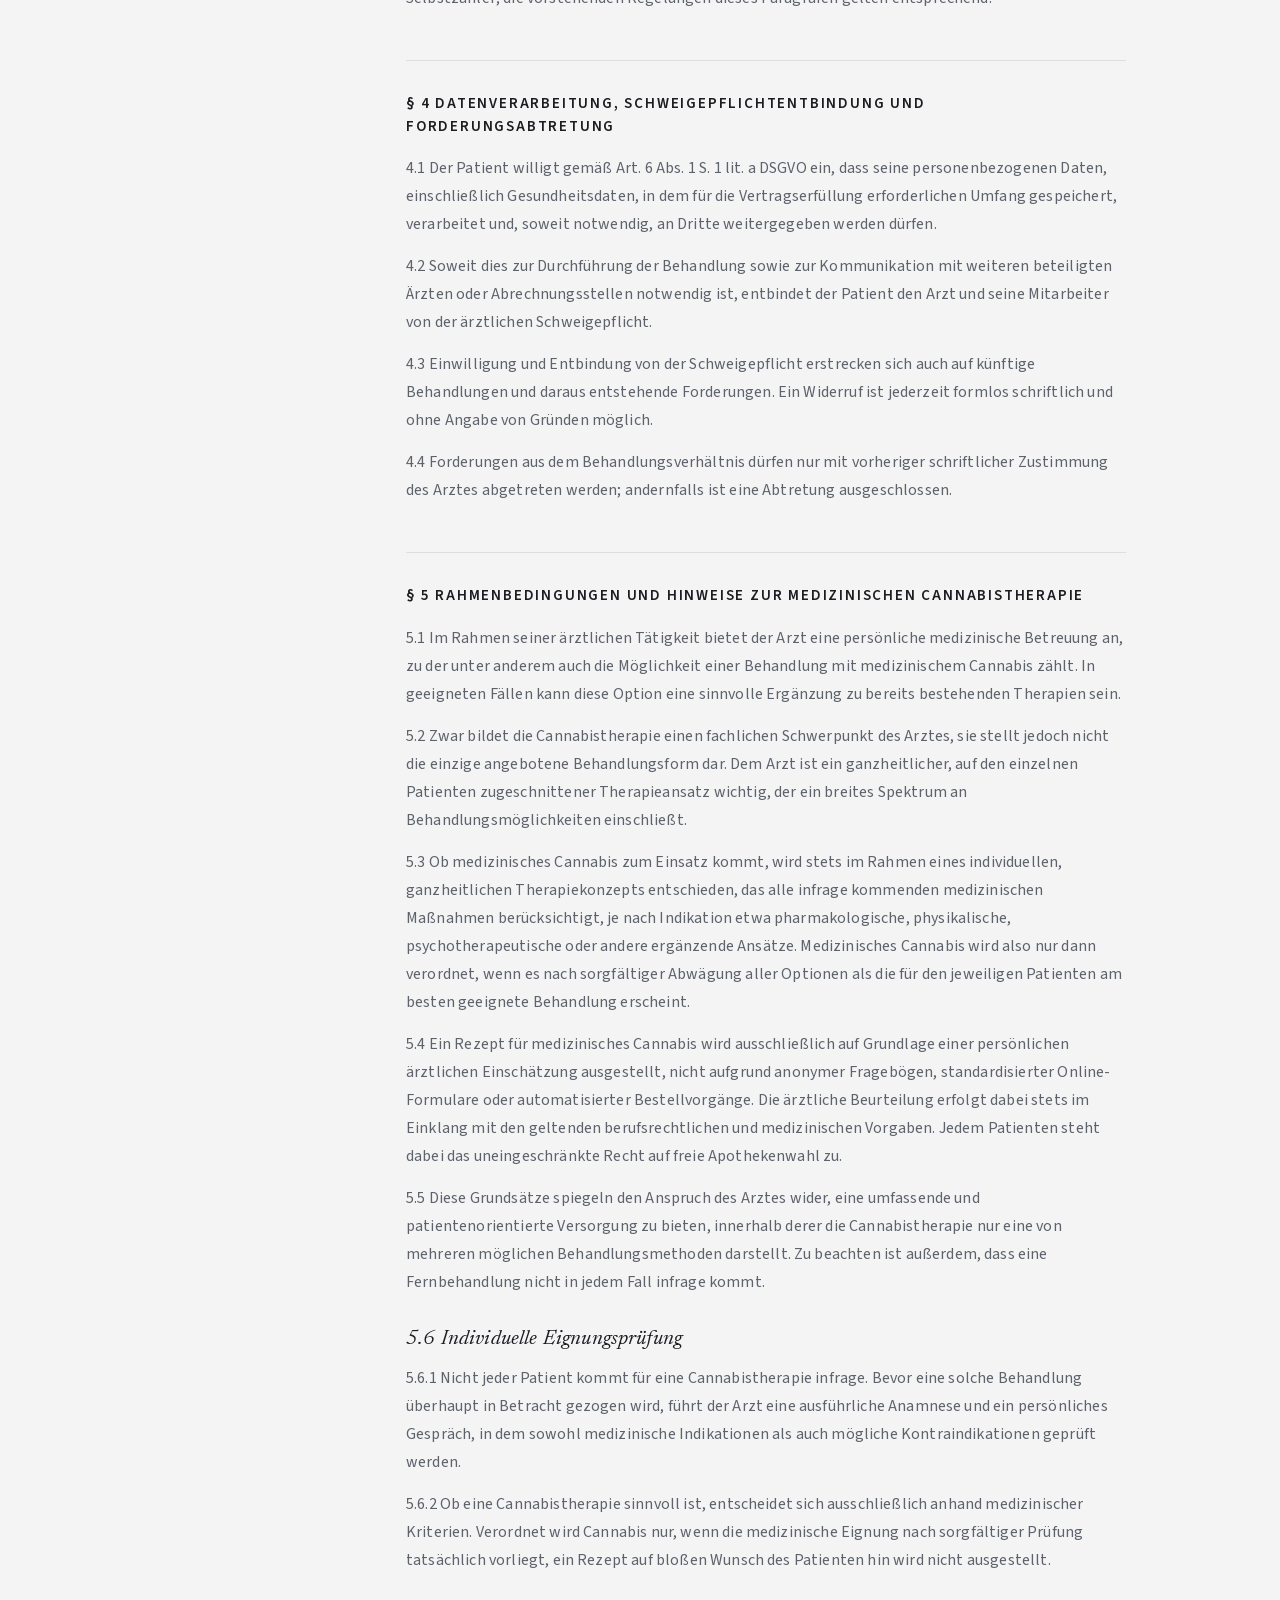
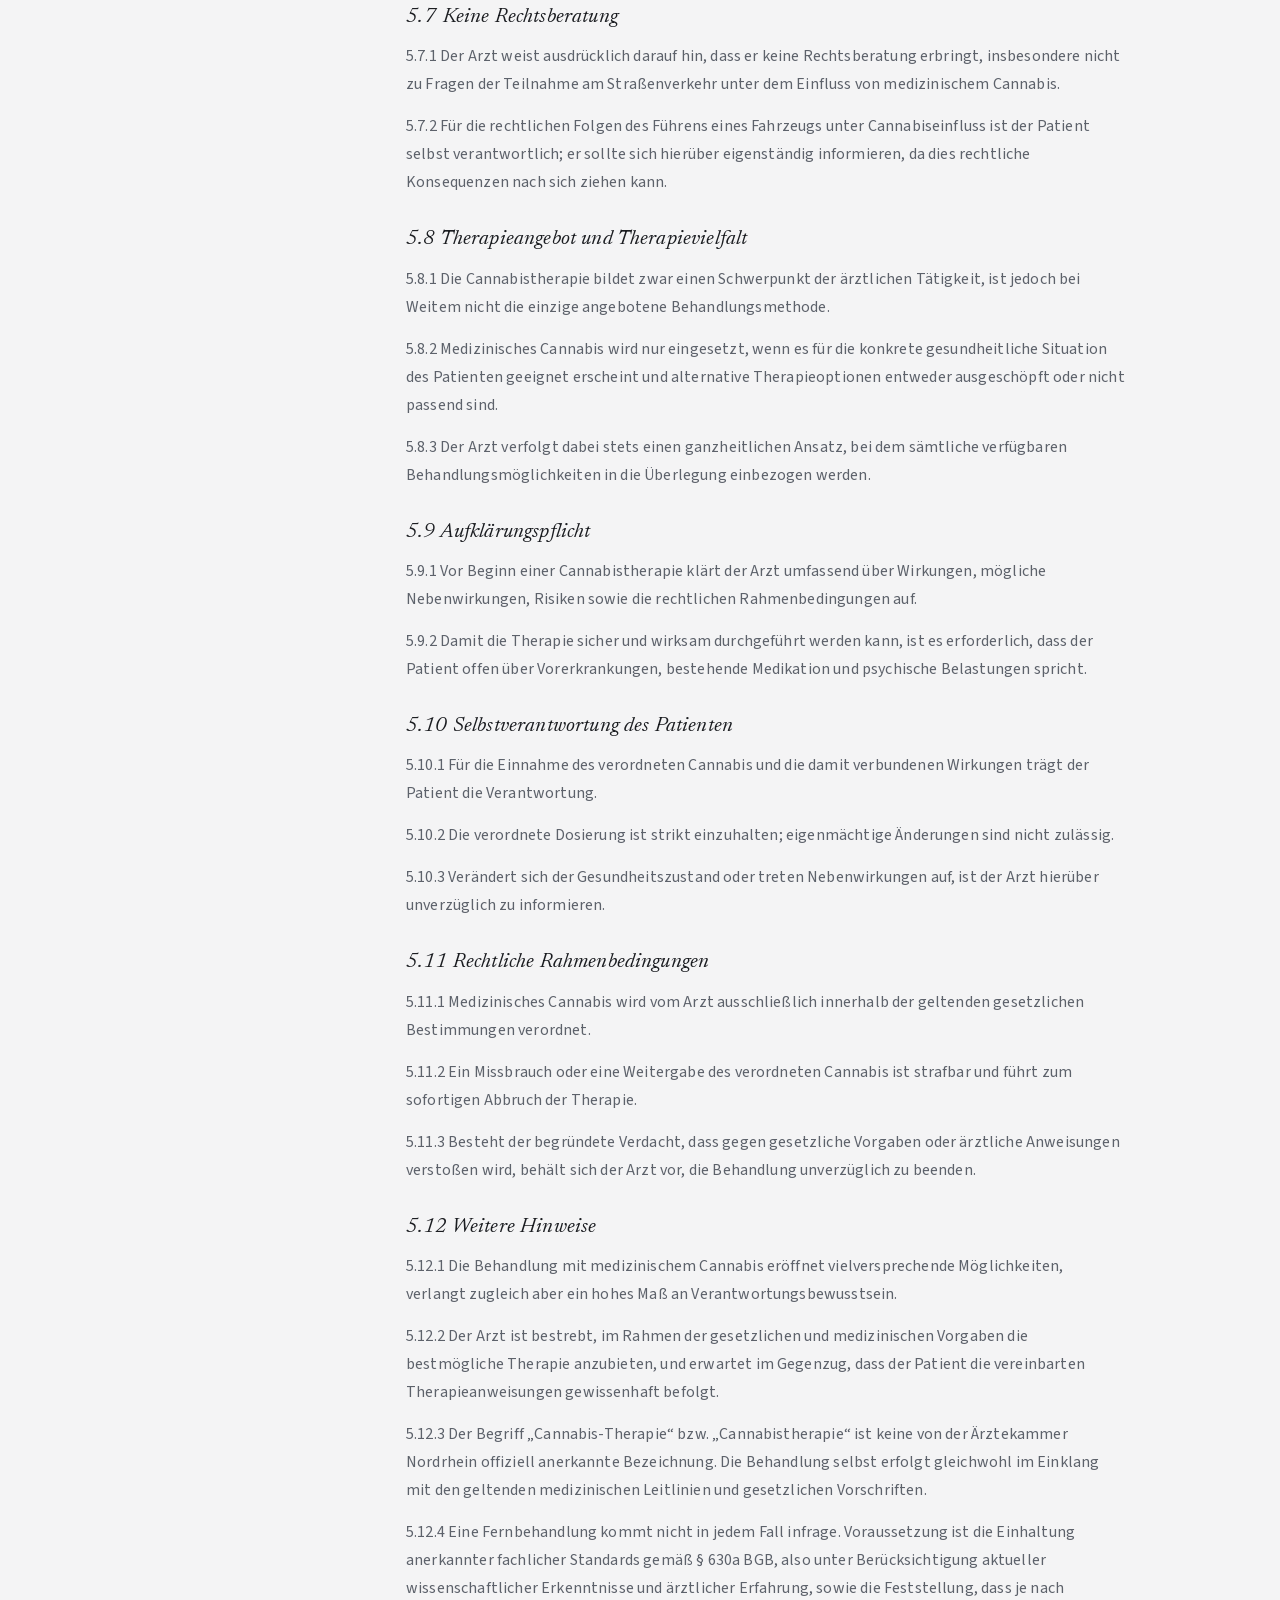
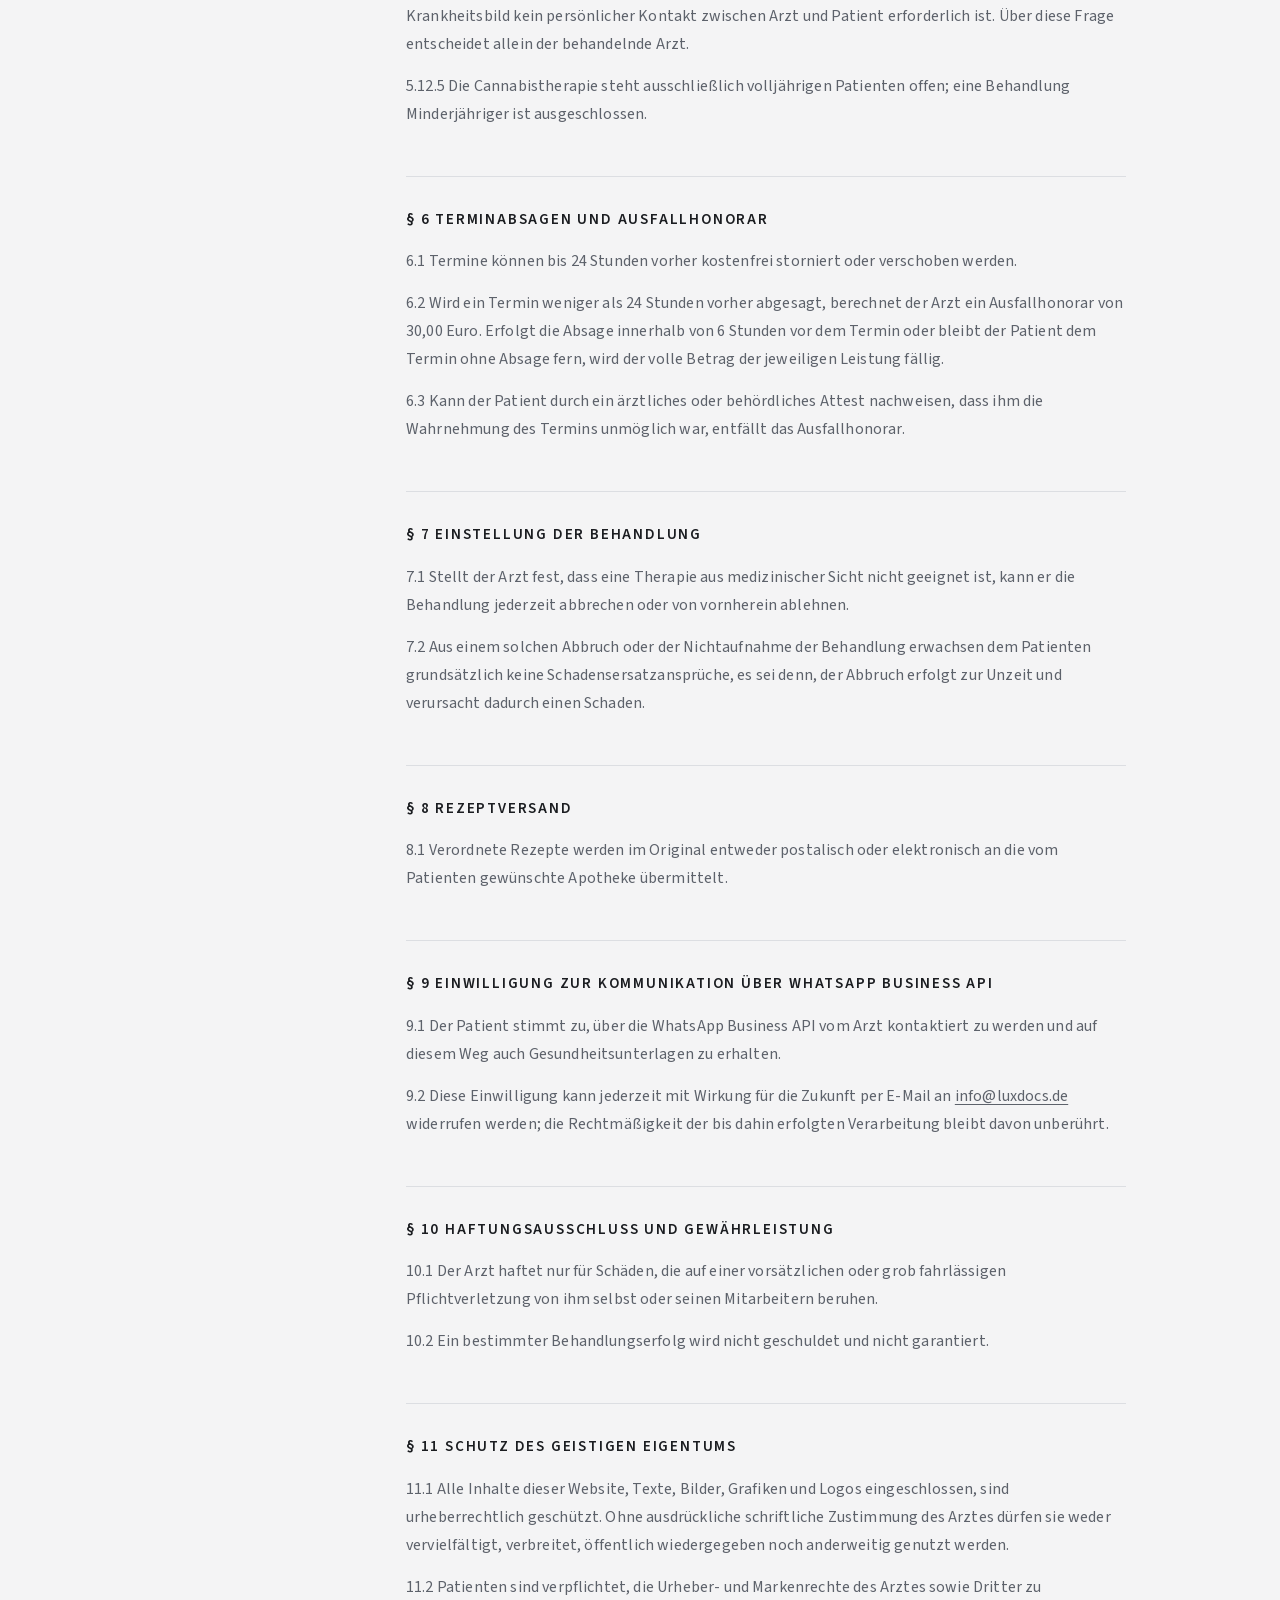
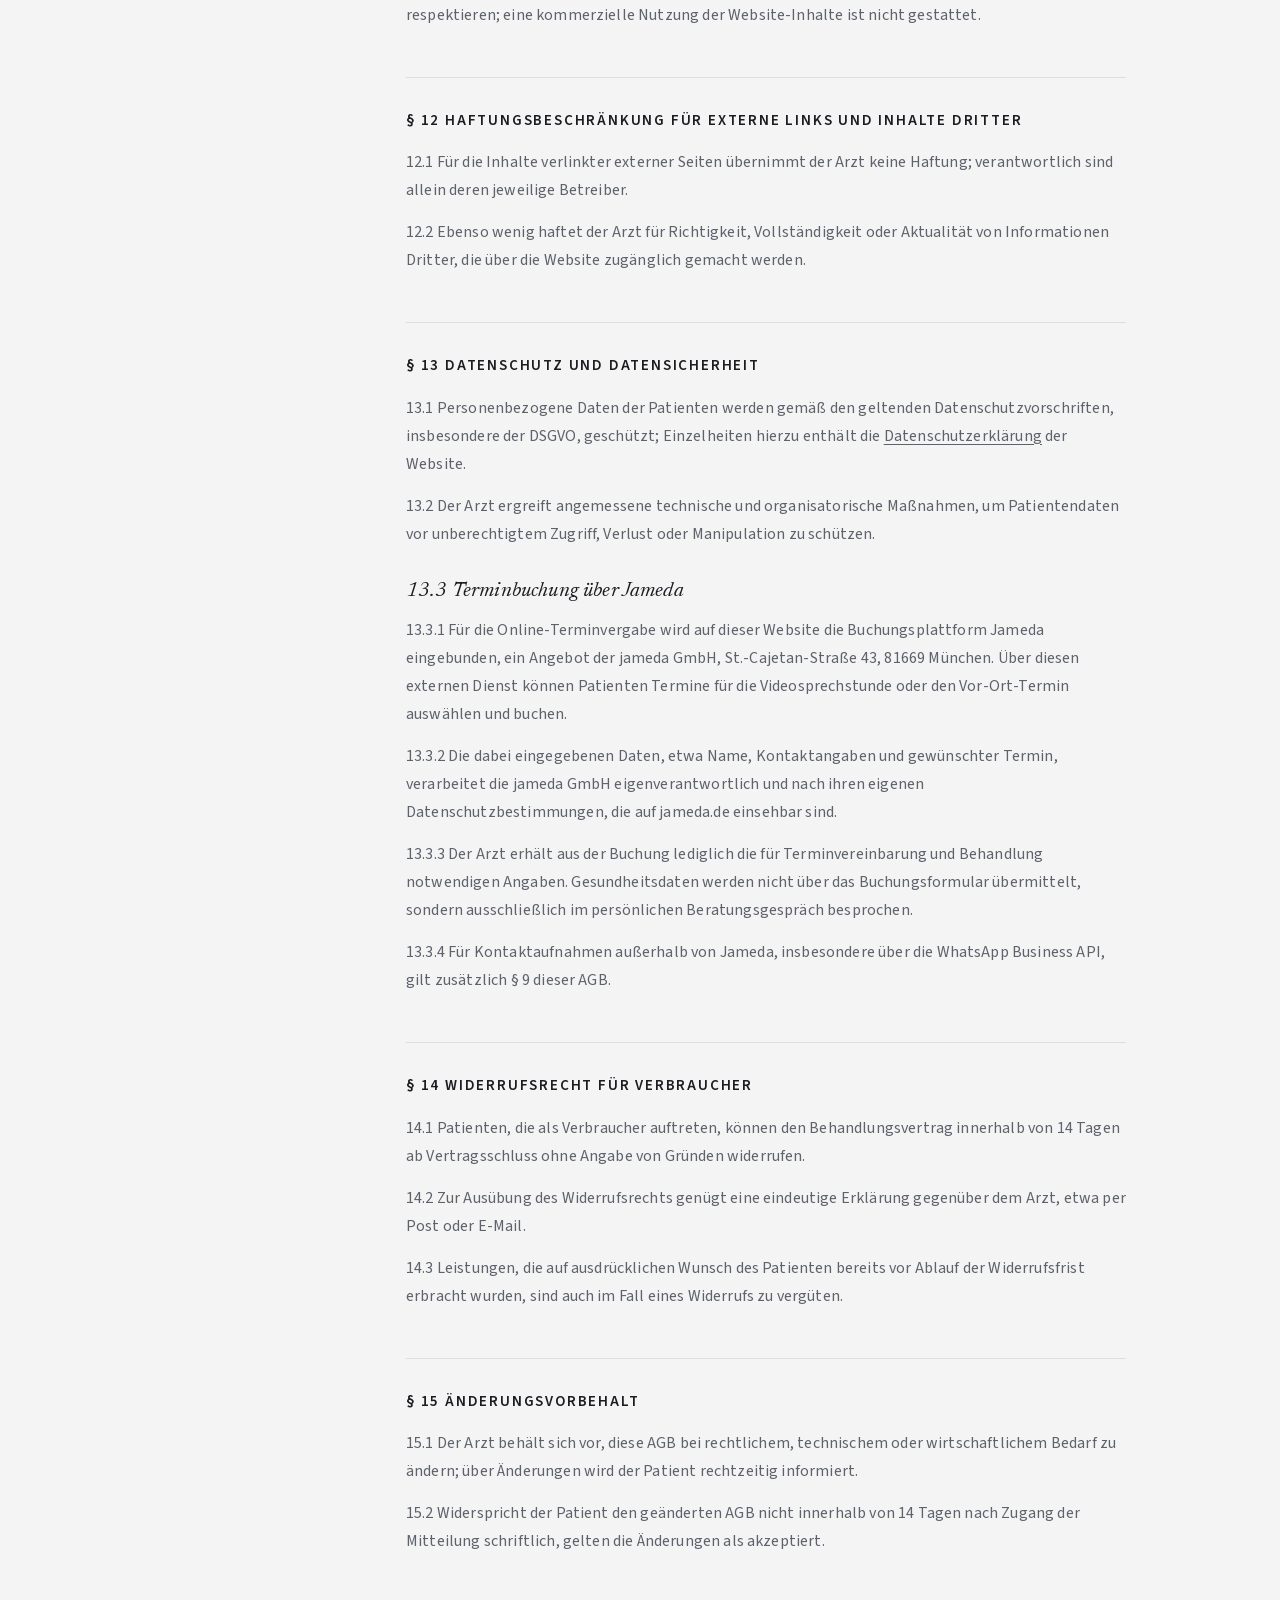
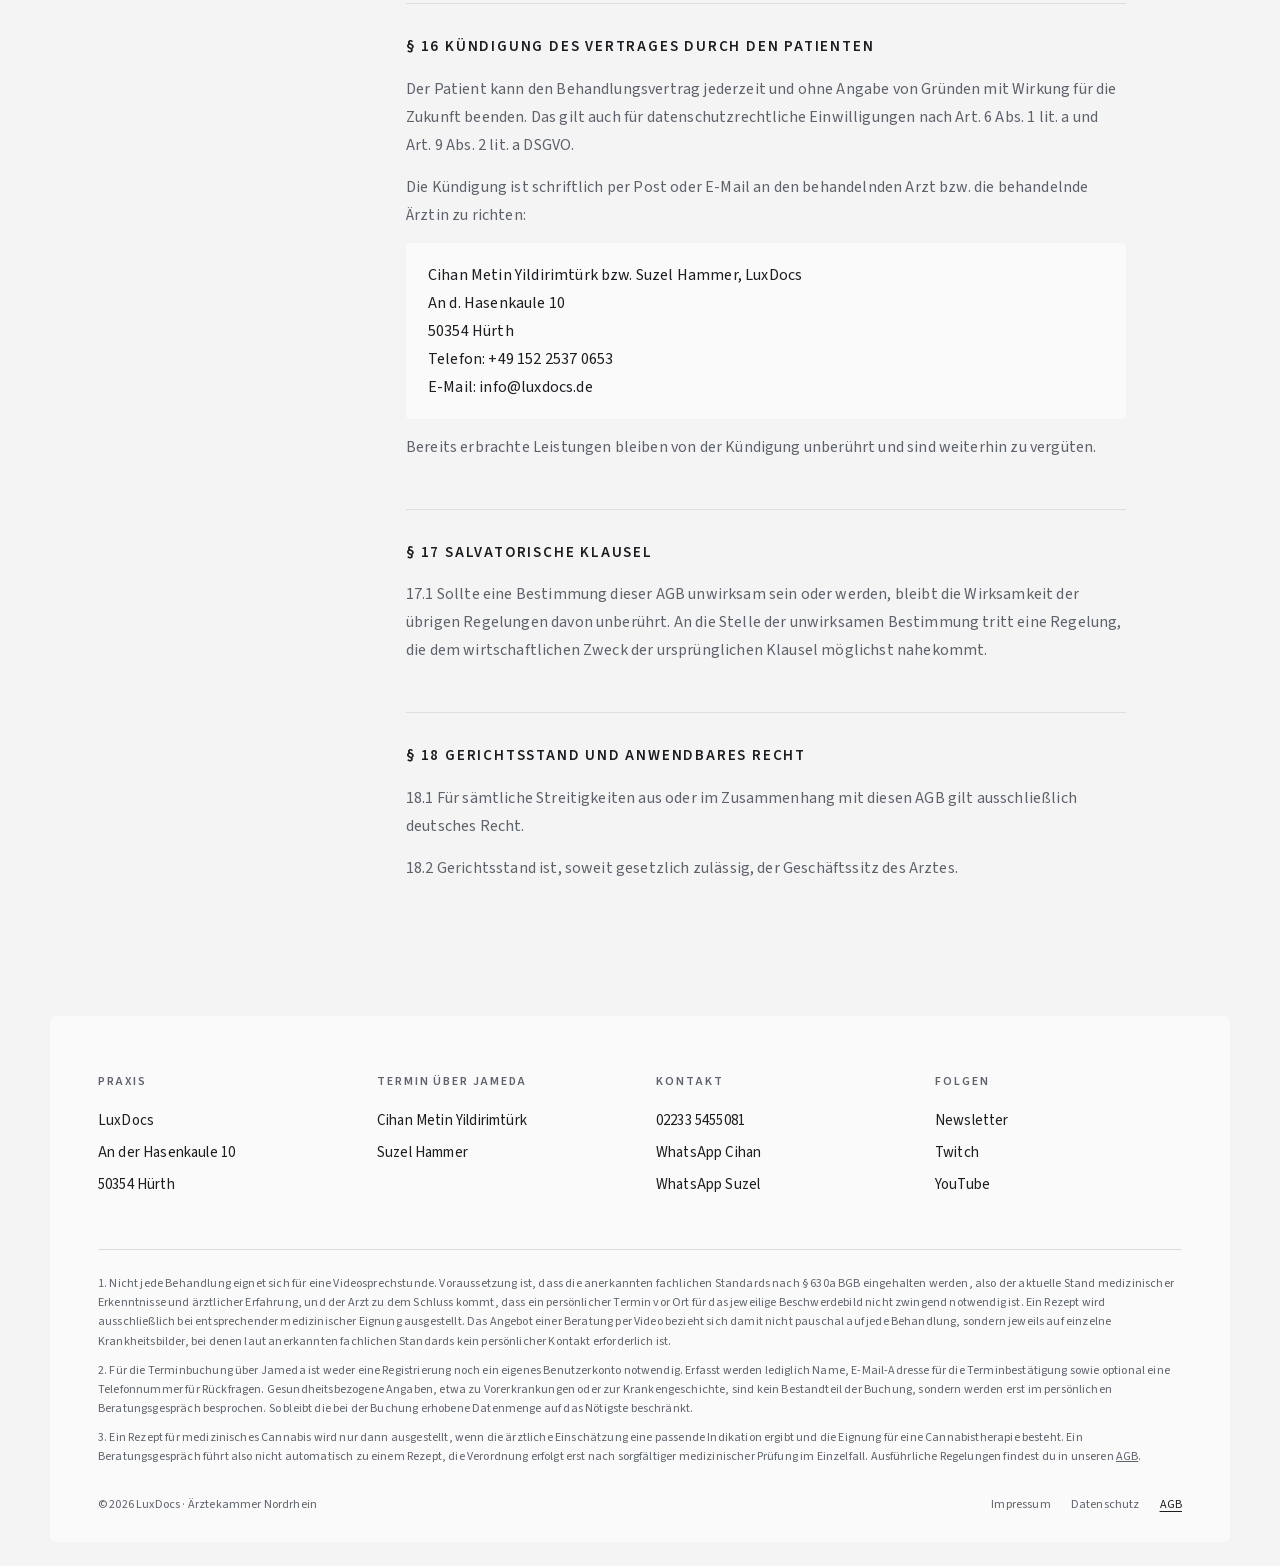
<file: agb.html>
<!doctype html>
<html lang="de">
<head>
<meta charset="utf-8">
<meta name="viewport" content="width=device-width, initial-scale=1">
<title>AGB, LuxDocs</title>
<meta name="description" content="Allgemeine Geschäftsbedingungen von LuxDocs für die Nutzung der Website und die Inanspruchnahme medizinischer Leistungen.">
<link rel="icon" type="image/svg+xml" href="assets/img/favicon.svg">
<meta name="theme-color" content="#f4f4f5">
<link rel="preload" href="assets/fonts/source-sans-3.woff2" as="font" type="font/woff2" crossorigin>
<link rel="stylesheet" href="assets/css/site.css">
</head>
<body>

<header class="nav solid" id="nav">
  <button class="nav-left glass" type="button" aria-expanded="false" aria-controls="menu"><span class="burger"><i></i></span><span class="lbl">Menü</span></button>
  <a class="wordmark" href="./">LuxDocs<small>Ganzheitliche Medizin</small></a>
  <div class="nav-right glass">
    <a class="tel" href="tel:+4922335455081">
      <svg width="14" height="14" viewBox="0 0 24 24" fill="none" stroke="currentColor" stroke-width="1.6" aria-hidden="true"><path d="M5 4h4l2 5-2.5 1.5a11 11 0 0 0 5 5L15 13l5 2v4a2 2 0 0 1-2 2A16 16 0 0 1 3 6a2 2 0 0 1 2-2"/></svg>
      02233 5455081
    </a>
    <a class="pill light" href="./#team" data-open="booking">Termin buchen</a>
  </div>
</header>

<main>

  <section class="legal-hero">
    <h1 class="hl hl-m"><em>Allgemeine</em><span>Geschäfts&shy;bedingungen</span></h1>
    <p class="body-s">für die Nutzung der Website und die Inanspruchnahme medizinischer Leistungen von LuxDocs</p>
  </section>

  <div class="legal-wrap">
    <aside class="toc" aria-label="Inhalt">
      <details open>
        <summary>Inhalt</summary>
        <ol></ol>
      </details>
    </aside>
    <article class="prose">
      <h2>§ 1 Anwendungsbereich und Vertragsgegenstand</h2>
      <p>1.1 Diese Allgemeinen Geschäftsbedingungen (AGB) regeln sämtliche Vertragsbeziehungen zwischen Patientinnen und Patienten und den unter der Bezeichnung LuxDocs praktizierenden Ärzten, Herrn Cihan Metin Yildirimtürk, Facharzt für Orthopädie, Unfallchirurgie und Notfallmedizin, sowie Frau Suzel Hammer, Ärztin, soweit es um medizinische Leistungen sowie die Nutzung dieser Website geht.</p>
      <p>1.2 Cihan Metin Yildirimtürk und Suzel Hammer bilden am gemeinsamen Standort eine Praxisgemeinschaft. Sie praktizieren rechtlich und wirtschaftlich vollständig eigenständig, mit getrennten Patientenstämmen ohne Überschneidungen und zu unterschiedlichen Sprechzeiten; geteilt werden ausschließlich die Praxisräume. Es besteht keine Gemeinschaftspraxis bzw. Berufsausübungsgemeinschaft und keine gemeinsame Haftung zwischen den beiden Ärzten.</p>
      <p>1.3 Zwischen dem Patienten und dem jeweils gebuchten Arzt bzw. der jeweils gebuchten Ärztin (im Folgenden „der Arzt“) kommt ein Behandlungsvertrag im Sinne des § 630a BGB zustande. Geschuldet wird dabei eine fachgerechte Behandlung nach den anerkannten Regeln der ärztlichen Kunst, nicht jedoch ein bestimmter Behandlungserfolg.</p>
      <p>1.4 Diese Bedingungen finden ebenso Anwendung, wenn der Vertrag nicht durch den Patienten selbst, sondern durch dessen gesetzlichen oder bevollmächtigten Vertreter geschlossen wird.</p>

      <h2>§ 2 Vertragsabschluss und Rechtsverhältnis</h2>
      <p>2.1 Zwischen Arzt und Patient besteht ein privatrechtliches Vertragsverhältnis.</p>
      <p>2.2 Es entsteht unmittelbar zwischen Patient und behandelndem Arzt, sobald ein Behandlungstermin vereinbart oder eine entsprechende medizinische Leistung tatsächlich in Anspruch genommen wird.</p>

      <h2>§ 3 Ärztliche Vergütung und Zahlungsbedingungen</h2>
      <p>3.1 Die Höhe der ärztlichen Vergütung bemisst sich nach der jeweils gültigen Gebührenordnung für Ärzte (GOÄ). Ob und in welchem Umfang eine Kostenerstattung durch den jeweiligen Kostenträger erfolgt, liegt außerhalb des Einflussbereichs des Arztes und wird nicht zugesichert.</p>
      <p>3.2 Rechnungsbeträge sind innerhalb von 7 Tagen nach Erhalt der Rechnung zu begleichen. Erfolgt keine fristgerechte Zahlung, tritt Verzug entweder nach einer Mahnung oder spätestens 30 Tage nach Rechnungszugang ein.</p>
      <p>3.3 Werden von gesetzlich versicherten Patienten Wahlleistungen in Anspruch genommen, die nicht von der gesetzlichen Krankenversicherung übernommen werden, gilt der Patient insoweit als Selbstzahler; die vorstehenden Regelungen dieses Paragrafen gelten entsprechend.</p>

      <h2>§ 4 Datenverarbeitung, Schweigepflichtentbindung und Forderungsabtretung</h2>
      <p>4.1 Der Patient willigt gemäß Art. 6 Abs. 1 S. 1 lit. a DSGVO ein, dass seine personenbezogenen Daten, einschließlich Gesundheitsdaten, in dem für die Vertragserfüllung erforderlichen Umfang gespeichert, verarbeitet und, soweit notwendig, an Dritte weitergegeben werden dürfen.</p>
      <p>4.2 Soweit dies zur Durchführung der Behandlung sowie zur Kommunikation mit weiteren beteiligten Ärzten oder Abrechnungsstellen notwendig ist, entbindet der Patient den Arzt und seine Mitarbeiter von der ärztlichen Schweigepflicht.</p>
      <p>4.3 Einwilligung und Entbindung von der Schweigepflicht erstrecken sich auch auf künftige Behandlungen und daraus entstehende Forderungen. Ein Widerruf ist jederzeit formlos schriftlich und ohne Angabe von Gründen möglich.</p>
      <p>4.4 Forderungen aus dem Behandlungsverhältnis dürfen nur mit vorheriger schriftlicher Zustimmung des Arztes abgetreten werden; andernfalls ist eine Abtretung ausgeschlossen.</p>

      <h2>§ 5 Rahmenbedingungen und Hinweise zur medizinischen Cannabistherapie</h2>
      <p>5.1 Im Rahmen seiner ärztlichen Tätigkeit bietet der Arzt eine persönliche medizinische Betreuung an, zu der unter anderem auch die Möglichkeit einer Behandlung mit medizinischem Cannabis zählt. In geeigneten Fällen kann diese Option eine sinnvolle Ergänzung zu bereits bestehenden Therapien sein.</p>
      <p>5.2 Zwar bildet die Cannabistherapie einen fachlichen Schwerpunkt des Arztes, sie stellt jedoch nicht die einzige angebotene Behandlungsform dar. Dem Arzt ist ein ganzheitlicher, auf den einzelnen Patienten zugeschnittener Therapieansatz wichtig, der ein breites Spektrum an Behandlungsmöglichkeiten einschließt.</p>
      <p>5.3 Ob medizinisches Cannabis zum Einsatz kommt, wird stets im Rahmen eines individuellen, ganzheitlichen Therapiekonzepts entschieden, das alle infrage kommenden medizinischen Maßnahmen berücksichtigt, je nach Indikation etwa pharmakologische, physikalische, psychotherapeutische oder andere ergänzende Ansätze. Medizinisches Cannabis wird also nur dann verordnet, wenn es nach sorgfältiger Abwägung aller Optionen als die für den jeweiligen Patienten am besten geeignete Behandlung erscheint.</p>
      <p>5.4 Ein Rezept für medizinisches Cannabis wird ausschließlich auf Grundlage einer persönlichen ärztlichen Einschätzung ausgestellt, nicht aufgrund anonymer Fragebögen, standardisierter Online-Formulare oder automatisierter Bestellvorgänge. Die ärztliche Beurteilung erfolgt dabei stets im Einklang mit den geltenden berufsrechtlichen und medizinischen Vorgaben. Jedem Patienten steht dabei das uneingeschränkte Recht auf freie Apothekenwahl zu.</p>
      <p>5.5 Diese Grundsätze spiegeln den Anspruch des Arztes wider, eine umfassende und patientenorientierte Versorgung zu bieten, innerhalb derer die Cannabistherapie nur eine von mehreren möglichen Behandlungsmethoden darstellt. Zu beachten ist außerdem, dass eine Fernbehandlung nicht in jedem Fall infrage kommt.</p>

      <h3>5.6 Individuelle Eignungsprüfung</h3>
      <p>5.6.1 Nicht jeder Patient kommt für eine Cannabistherapie infrage. Bevor eine solche Behandlung überhaupt in Betracht gezogen wird, führt der Arzt eine ausführliche Anamnese und ein persönliches Gespräch, in dem sowohl medizinische Indikationen als auch mögliche Kontraindikationen geprüft werden.</p>
      <p>5.6.2 Ob eine Cannabistherapie sinnvoll ist, entscheidet sich ausschließlich anhand medizinischer Kriterien. Verordnet wird Cannabis nur, wenn die medizinische Eignung nach sorgfältiger Prüfung tatsächlich vorliegt, ein Rezept auf bloßen Wunsch des Patienten hin wird nicht ausgestellt.</p>

      <h3>5.7 Keine Rechtsberatung</h3>
      <p>5.7.1 Der Arzt weist ausdrücklich darauf hin, dass er keine Rechtsberatung erbringt, insbesondere nicht zu Fragen der Teilnahme am Straßenverkehr unter dem Einfluss von medizinischem Cannabis.</p>
      <p>5.7.2 Für die rechtlichen Folgen des Führens eines Fahrzeugs unter Cannabiseinfluss ist der Patient selbst verantwortlich; er sollte sich hierüber eigenständig informieren, da dies rechtliche Konsequenzen nach sich ziehen kann.</p>

      <h3>5.8 Therapieangebot und Therapievielfalt</h3>
      <p>5.8.1 Die Cannabistherapie bildet zwar einen Schwerpunkt der ärztlichen Tätigkeit, ist jedoch bei Weitem nicht die einzige angebotene Behandlungsmethode.</p>
      <p>5.8.2 Medizinisches Cannabis wird nur eingesetzt, wenn es für die konkrete gesundheitliche Situation des Patienten geeignet erscheint und alternative Therapieoptionen entweder ausgeschöpft oder nicht passend sind.</p>
      <p>5.8.3 Der Arzt verfolgt dabei stets einen ganzheitlichen Ansatz, bei dem sämtliche verfügbaren Behandlungsmöglichkeiten in die Überlegung einbezogen werden.</p>

      <h3>5.9 Aufklärungspflicht</h3>
      <p>5.9.1 Vor Beginn einer Cannabistherapie klärt der Arzt umfassend über Wirkungen, mögliche Nebenwirkungen, Risiken sowie die rechtlichen Rahmenbedingungen auf.</p>
      <p>5.9.2 Damit die Therapie sicher und wirksam durchgeführt werden kann, ist es erforderlich, dass der Patient offen über Vorerkrankungen, bestehende Medikation und psychische Belastungen spricht.</p>

      <h3>5.10 Selbstverantwortung des Patienten</h3>
      <p>5.10.1 Für die Einnahme des verordneten Cannabis und die damit verbundenen Wirkungen trägt der Patient die Verantwortung.</p>
      <p>5.10.2 Die verordnete Dosierung ist strikt einzuhalten; eigenmächtige Änderungen sind nicht zulässig.</p>
      <p>5.10.3 Verändert sich der Gesundheitszustand oder treten Nebenwirkungen auf, ist der Arzt hierüber unverzüglich zu informieren.</p>

      <h3>5.11 Rechtliche Rahmenbedingungen</h3>
      <p>5.11.1 Medizinisches Cannabis wird vom Arzt ausschließlich innerhalb der geltenden gesetzlichen Bestimmungen verordnet.</p>
      <p>5.11.2 Ein Missbrauch oder eine Weitergabe des verordneten Cannabis ist strafbar und führt zum sofortigen Abbruch der Therapie.</p>
      <p>5.11.3 Besteht der begründete Verdacht, dass gegen gesetzliche Vorgaben oder ärztliche Anweisungen verstoßen wird, behält sich der Arzt vor, die Behandlung unverzüglich zu beenden.</p>

      <h3>5.12 Weitere Hinweise</h3>
      <p>5.12.1 Die Behandlung mit medizinischem Cannabis eröffnet vielversprechende Möglichkeiten, verlangt zugleich aber ein hohes Maß an Verantwortungsbewusstsein.</p>
      <p>5.12.2 Der Arzt ist bestrebt, im Rahmen der gesetzlichen und medizinischen Vorgaben die bestmögliche Therapie anzubieten, und erwartet im Gegenzug, dass der Patient die vereinbarten Therapieanweisungen gewissenhaft befolgt.</p>
      <p>5.12.3 Der Begriff „Cannabis-Therapie“ bzw. „Cannabistherapie“ ist keine von der Ärztekammer Nordrhein offiziell anerkannte Bezeichnung. Die Behandlung selbst erfolgt gleichwohl im Einklang mit den geltenden medizinischen Leitlinien und gesetzlichen Vorschriften.</p>
      <p>5.12.4 Eine Fernbehandlung kommt nicht in jedem Fall infrage. Voraussetzung ist die Einhaltung anerkannter fachlicher Standards gemäß § 630a BGB, also unter Berücksichtigung aktueller wissenschaftlicher Erkenntnisse und ärztlicher Erfahrung, sowie die Feststellung, dass je nach Krankheitsbild kein persönlicher Kontakt zwischen Arzt und Patient erforderlich ist. Über diese Frage entscheidet allein der behandelnde Arzt.</p>
      <p>5.12.5 Die Cannabistherapie steht ausschließlich volljährigen Patienten offen; eine Behandlung Minderjähriger ist ausgeschlossen.</p>

      <h2>§ 6 Terminabsagen und Ausfallhonorar</h2>
      <p>6.1 Termine können bis 24 Stunden vorher kostenfrei storniert oder verschoben werden.</p>
      <p>6.2 Wird ein Termin weniger als 24 Stunden vorher abgesagt, berechnet der Arzt ein Ausfallhonorar von 30,00 Euro. Erfolgt die Absage innerhalb von 6 Stunden vor dem Termin oder bleibt der Patient dem Termin ohne Absage fern, wird der volle Betrag der jeweiligen Leistung fällig.</p>
      <p>6.3 Kann der Patient durch ein ärztliches oder behördliches Attest nachweisen, dass ihm die Wahrnehmung des Termins unmöglich war, entfällt das Ausfallhonorar.</p>

      <h2>§ 7 Einstellung der Behandlung</h2>
      <p>7.1 Stellt der Arzt fest, dass eine Therapie aus medizinischer Sicht nicht geeignet ist, kann er die Behandlung jederzeit abbrechen oder von vornherein ablehnen.</p>
      <p>7.2 Aus einem solchen Abbruch oder der Nichtaufnahme der Behandlung erwachsen dem Patienten grundsätzlich keine Schadensersatzansprüche, es sei denn, der Abbruch erfolgt zur Unzeit und verursacht dadurch einen Schaden.</p>

      <h2>§ 8 Rezeptversand</h2>
      <p>8.1 Verordnete Rezepte werden im Original entweder postalisch oder elektronisch an die vom Patienten gewünschte Apotheke übermittelt.</p>

      <h2>§ 9 Einwilligung zur Kommunikation über WhatsApp Business API</h2>
      <p>9.1 Der Patient stimmt zu, über die WhatsApp Business API vom Arzt kontaktiert zu werden und auf diesem Weg auch Gesundheitsunterlagen zu erhalten.</p>
      <p>9.2 Diese Einwilligung kann jederzeit mit Wirkung für die Zukunft per E-Mail an <a href="mailto:info@luxdocs.de">info@luxdocs.de</a> widerrufen werden; die Rechtmäßigkeit der bis dahin erfolgten Verarbeitung bleibt davon unberührt.</p>

      <h2>§ 10 Haftungsausschluss und Gewährleistung</h2>
      <p>10.1 Der Arzt haftet nur für Schäden, die auf einer vorsätzlichen oder grob fahrlässigen Pflichtverletzung von ihm selbst oder seinen Mitarbeitern beruhen.</p>
      <p>10.2 Ein bestimmter Behandlungserfolg wird nicht geschuldet und nicht garantiert.</p>

      <h2>§ 11 Schutz des geistigen Eigentums</h2>
      <p>11.1 Alle Inhalte dieser Website, Texte, Bilder, Grafiken und Logos eingeschlossen, sind urheberrechtlich geschützt. Ohne ausdrückliche schriftliche Zustimmung des Arztes dürfen sie weder vervielfältigt, verbreitet, öffentlich wiedergegeben noch anderweitig genutzt werden.</p>
      <p>11.2 Patienten sind verpflichtet, die Urheber- und Markenrechte des Arztes sowie Dritter zu respektieren; eine kommerzielle Nutzung der Website-Inhalte ist nicht gestattet.</p>

      <h2>§ 12 Haftungsbeschränkung für externe Links und Inhalte Dritter</h2>
      <p>12.1 Für die Inhalte verlinkter externer Seiten übernimmt der Arzt keine Haftung; verantwortlich sind allein deren jeweilige Betreiber.</p>
      <p>12.2 Ebenso wenig haftet der Arzt für Richtigkeit, Vollständigkeit oder Aktualität von Informationen Dritter, die über die Website zugänglich gemacht werden.</p>

      <h2>§ 13 Datenschutz und Datensicherheit</h2>
      <p>13.1 Personenbezogene Daten der Patienten werden gemäß den geltenden Datenschutzvorschriften, insbesondere der DSGVO, geschützt; Einzelheiten hierzu enthält die <a href="datenschutz.html">Datenschutzerklärung</a> der Website.</p>
      <p>13.2 Der Arzt ergreift angemessene technische und organisatorische Maßnahmen, um Patientendaten vor unberechtigtem Zugriff, Verlust oder Manipulation zu schützen.</p>

      <h3>13.3 Terminbuchung über Jameda</h3>
      <p>13.3.1 Für die Online-Terminvergabe wird auf dieser Website die Buchungsplattform Jameda eingebunden, ein Angebot der jameda GmbH, St.-Cajetan-Straße 43, 81669 München. Über diesen externen Dienst können Patienten Termine für die Videosprechstunde oder den Vor-Ort-Termin auswählen und buchen.</p>
      <p>13.3.2 Die dabei eingegebenen Daten, etwa Name, Kontaktangaben und gewünschter Termin, verarbeitet die jameda GmbH eigenverantwortlich und nach ihren eigenen Datenschutzbestimmungen, die auf jameda.de einsehbar sind.</p>
      <p>13.3.3 Der Arzt erhält aus der Buchung lediglich die für Terminvereinbarung und Behandlung notwendigen Angaben. Gesundheitsdaten werden nicht über das Buchungsformular übermittelt, sondern ausschließlich im persönlichen Beratungsgespräch besprochen.</p>
      <p>13.3.4 Für Kontaktaufnahmen außerhalb von Jameda, insbesondere über die WhatsApp Business API, gilt zusätzlich § 9 dieser AGB.</p>

      <h2>§ 14 Widerrufsrecht für Verbraucher</h2>
      <p>14.1 Patienten, die als Verbraucher auftreten, können den Behandlungsvertrag innerhalb von 14 Tagen ab Vertragsschluss ohne Angabe von Gründen widerrufen.</p>
      <p>14.2 Zur Ausübung des Widerrufsrechts genügt eine eindeutige Erklärung gegenüber dem Arzt, etwa per Post oder E-Mail.</p>
      <p>14.3 Leistungen, die auf ausdrücklichen Wunsch des Patienten bereits vor Ablauf der Widerrufsfrist erbracht wurden, sind auch im Fall eines Widerrufs zu vergüten.</p>

      <h2>§ 15 Änderungsvorbehalt</h2>
      <p>15.1 Der Arzt behält sich vor, diese AGB bei rechtlichem, technischem oder wirtschaftlichem Bedarf zu ändern; über Änderungen wird der Patient rechtzeitig informiert.</p>
      <p>15.2 Widerspricht der Patient den geänderten AGB nicht innerhalb von 14 Tagen nach Zugang der Mitteilung schriftlich, gelten die Änderungen als akzeptiert.</p>

      <h2>§ 16 Kündigung des Vertrages durch den Patienten</h2>
      <p>Der Patient kann den Behandlungsvertrag jederzeit und ohne Angabe von Gründen mit Wirkung für die Zukunft beenden. Das gilt auch für datenschutzrechtliche Einwilligungen nach Art. 6 Abs. 1 lit. a und Art. 9 Abs. 2 lit. a DSGVO.</p>
      <p>Die Kündigung ist schriftlich per Post oder E-Mail an den behandelnden Arzt bzw. die behandelnde Ärztin zu richten:</p>
      <address>
      Cihan Metin Yildirimtürk bzw. Suzel Hammer, LuxDocs<br>
      An d. Hasenkaule 10<br>
      50354 Hürth<br>
      Telefon: +49 152 2537 0653<br>
      E-Mail: info@luxdocs.de
      </address>
      <p>Bereits erbrachte Leistungen bleiben von der Kündigung unberührt und sind weiterhin zu vergüten.</p>

      <h2>§ 17 Salvatorische Klausel</h2>
      <p>17.1 Sollte eine Bestimmung dieser AGB unwirksam sein oder werden, bleibt die Wirksamkeit der übrigen Regelungen davon unberührt. An die Stelle der unwirksamen Bestimmung tritt eine Regelung, die dem wirtschaftlichen Zweck der ursprünglichen Klausel möglichst nahekommt.</p>

      <h2>§ 18 Gerichtsstand und anwendbares Recht</h2>
      <p>18.1 Für sämtliche Streitigkeiten aus oder im Zusammenhang mit diesen AGB gilt ausschließlich deutsches Recht.</p>
      <p>18.2 Gerichtsstand ist, soweit gesetzlich zulässig, der Geschäftssitz des Arztes.</p>
    </article>
  </div>

</main>

<footer>
  <div class="card">
    <div class="cols">
      <div>
        <h3>Praxis</h3>
        <span>LuxDocs</span>
        <span>An der Hasenkaule 10</span>
        <span>50354 Hürth</span>
      </div>
      <div>
        <h3>Termin über Jameda</h3>
        <a href="https://www.jameda.de/cihan-metin-yildirimtuerk/arzt-orthopaede-unfallchirurg-notfallmediziner/huerth" target="_blank" rel="noopener">Cihan Metin Yildirimtürk</a>
        <a href="https://www.jameda.de/suzel-hammer/arzt/huerth" target="_blank" rel="noopener">Suzel Hammer</a>
      </div>
      <div>
        <h3>Kontakt</h3>
        <a href="tel:+4922335455081">02233 5455081</a>
        <a href="https://wa.me/4915225370653" target="_blank" rel="noopener">WhatsApp Cihan</a>
        <a href="https://wa.me/491791492233" target="_blank" rel="noopener">WhatsApp Suzel</a>
      </div>
      <div>
        <h3>Folgen</h3>
        <a href="https://luxdocs.beehiiv.com/subscribe" target="_blank" rel="noopener">Newsletter</a>
        <a href="https://www.twitch.tv/luxdocs" target="_blank" rel="noopener">Twitch</a>
        <a href="https://www.youtube.com/@LuxDocs-z8n" target="_blank" rel="noopener">YouTube</a>
      </div>
    </div>
    <div class="notes">
      <p>1. Nicht jede Behandlung eignet sich für eine Videosprechstunde. Voraussetzung ist, dass die anerkannten fachlichen Standards nach § 630a BGB eingehalten werden, also der aktuelle Stand medizinischer Erkenntnisse und ärztlicher Erfahrung, und der Arzt zu dem Schluss kommt, dass ein persönlicher Termin vor Ort für das jeweilige Beschwerdebild nicht zwingend notwendig ist. Ein Rezept wird ausschließlich bei entsprechender medizinischer Eignung ausgestellt. Das Angebot einer Beratung per Video bezieht sich damit nicht pauschal auf jede Behandlung, sondern jeweils auf einzelne Krankheitsbilder, bei denen laut anerkannten fachlichen Standards kein persönlicher Kontakt erforderlich ist.</p>
      <p>2. Für die Terminbuchung über Jameda ist weder eine Registrierung noch ein eigenes Benutzerkonto notwendig. Erfasst werden lediglich Name, E-Mail-Adresse für die Terminbestätigung sowie optional eine Telefonnummer für Rückfragen. Gesundheitsbezogene Angaben, etwa zu Vorerkrankungen oder zur Krankengeschichte, sind kein Bestandteil der Buchung, sondern werden erst im persönlichen Beratungsgespräch besprochen. So bleibt die bei der Buchung erhobene Datenmenge auf das Nötigste beschränkt.</p>
      <p>3. Ein Rezept für medizinisches Cannabis wird nur dann ausgestellt, wenn die ärztliche Einschätzung eine passende Indikation ergibt und die Eignung für eine Cannabistherapie besteht. Ein Beratungsgespräch führt also nicht automatisch zu einem Rezept, die Verordnung erfolgt erst nach sorgfältiger medizinischer Prüfung im Einzelfall. Ausführliche Regelungen findest du in unseren <a href="agb.html">AGB</a>.</p>
    </div>
    <div class="legal-line">
      <span>© 2026 LuxDocs · Ärztekammer Nordrhein</span>
      <nav aria-label="Rechtliches">
        <a href="impressum.html">Impressum</a>
        <a href="datenschutz.html">Datenschutz</a>
        <a href="agb.html" aria-current="page">AGB</a>
      </nav>
    </div>
  </div>
</footer>

<div class="menu" id="menu" inert>
  <nav aria-label="Hauptmenü">
    <ol>
      <li><a href="./#ansatz"><em>i</em>Ansatz</a></li>
      <li><a href="./#team"><em>ii</em>Ärzte</a></li>
      <li><a href="./#termin"><em>iii</em>Termin</a></li>
      <li><a href="./#ablauf"><em>iv</em>Ablauf</a></li>
      <li><a href="./#veranstaltung"><em>v</em>Veranstaltung</a></li>
      <li><a href="./#anfahrt"><em>vi</em>Anfahrt</a></li>
      <li><a href="agb.html"><em>vii</em>AGB</a></li>
    </ol>
    <div class="contact">
      <div><h3>Praxis</h3>An der Hasenkaule 10<br>50354 Hürth</div>
      <div><h3>Kontakt</h3><a href="tel:+4922335455081">02233 5455081</a><a href="./#kontakt" data-open="whatsapp">WhatsApp</a></div>
      <div><h3>Rechtliches</h3><a href="impressum.html">Impressum</a><a href="datenschutz.html">Datenschutz</a></div>
    </div>
  </nav>
  <figure><img class="photo" src="assets/img/pflanze.jpg" alt=""></figure>
</div>

<div class="modal" id="booking" inert role="dialog" aria-modal="true" aria-labelledby="booking-title">
  <div class="modal-card">
    <button class="modal-close" type="button" aria-label="Schließen">×</button>
    <h2 class="hl hl-m" id="booking-title"><em>Bei wem möchtest du</em><span>Buchen?</span></h2>
    <p class="body-s">Die Buchung erfolgt extern über Jameda, in einem neuen Tab.</p>
    <div class="options">
      <a class="option" href="https://www.jameda.de/cihan-metin-yildirimtuerk/arzt-orthopaede-unfallchirurg-notfallmediziner/huerth" target="_blank" rel="noopener">
        <span><strong>Cihan Metin Yildirimtürk</strong><small>Integrative Naturheilkunde</small></span>
        <svg viewBox="0 0 16 16" fill="none" stroke-width="1.4" aria-hidden="true"><path d="M5 3h8v8M13 3L3 13"/></svg>
      </a>
      <a class="option" href="https://www.jameda.de/suzel-hammer/arzt/huerth" target="_blank" rel="noopener">
        <span><strong>Suzel Hammer</strong><small>Ganzheitliche Medizin</small></span>
        <svg viewBox="0 0 16 16" fill="none" stroke-width="1.4" aria-hidden="true"><path d="M5 3h8v8M13 3L3 13"/></svg>
      </a>
    </div>
  </div>
</div>

<div class="modal" id="whatsapp" inert role="dialog" aria-modal="true" aria-labelledby="wa-title">
  <div class="modal-card">
    <button class="modal-close" type="button" aria-label="Schließen">×</button>
    <h2 class="hl hl-m" id="wa-title"><em>Anfrage per</em><span>WhatsApp</span></h2>
    <p class="body-s">Bitte wähle, wen du kontaktieren möchtest.</p>
    <div class="options">
      <a class="option" href="https://wa.me/4915225370653" target="_blank" rel="noopener">
        <span><strong>Cihan Metin Yildirimtürk</strong><small>+49 152 2537 0653</small></span>
        <svg viewBox="0 0 16 16" fill="none" stroke-width="1.4" aria-hidden="true"><path d="M5 3h8v8M13 3L3 13"/></svg>
      </a>
      <a class="option" href="https://wa.me/491791492233" target="_blank" rel="noopener">
        <span><strong>Suzel Hammer</strong><small>+49 179 149 2233</small></span>
        <svg viewBox="0 0 16 16" fill="none" stroke-width="1.4" aria-hidden="true"><path d="M5 3h8v8M13 3L3 13"/></svg>
      </a>
    </div>
  </div>
</div>

<button id="ld-chat-bubble" type="button" aria-label="Chat öffnen" aria-expanded="false" aria-controls="ld-chat-window">
  <svg viewBox="0 0 24 24" fill="none" stroke="currentColor" stroke-width="1.5" aria-hidden="true"><path d="M4 5.5A2.5 2.5 0 0 1 6.5 3h11A2.5 2.5 0 0 1 20 5.5v8a2.5 2.5 0 0 1-2.5 2.5H10l-4.5 4v-4h0A1.5 1.5 0 0 1 4 14.5z"/></svg>
  <span class="dot"></span>
</button>
<div id="ld-chat-window" inert role="dialog" aria-label="LuxDocs Chat">
  <div id="ld-chat-header">
    <div class="ld-hlogo">LuxDocs<small>Praxis-Assistent</small></div>
    <div class="ld-hstatus">Online</div>
    <button id="ld-chat-close" type="button" aria-label="Chat schließen">×</button>
  </div>
  <div id="ld-chat-msgs" aria-live="polite"></div>
  <div id="ld-input-area">
    <input id="ld-inp" type="text" placeholder="Nachricht eingeben …" aria-label="Nachricht">
    <button id="ld-send" type="button" aria-label="Senden"><svg viewBox="0 0 24 24" aria-hidden="true"><path d="M2.01 21L23 12 2.01 3 2 10l15 2-15 2z"/></svg></button>
  </div>
</div>

<div class="bar">
  <button type="button" data-open="whatsapp">Kontakt aufnehmen</button>
  <button type="button" data-open="booking">Termin buchen</button>
</div>

<script src="assets/js/site.js"></script>
<script src="assets/js/chat.js"></script>
</body>
</html>
</file>
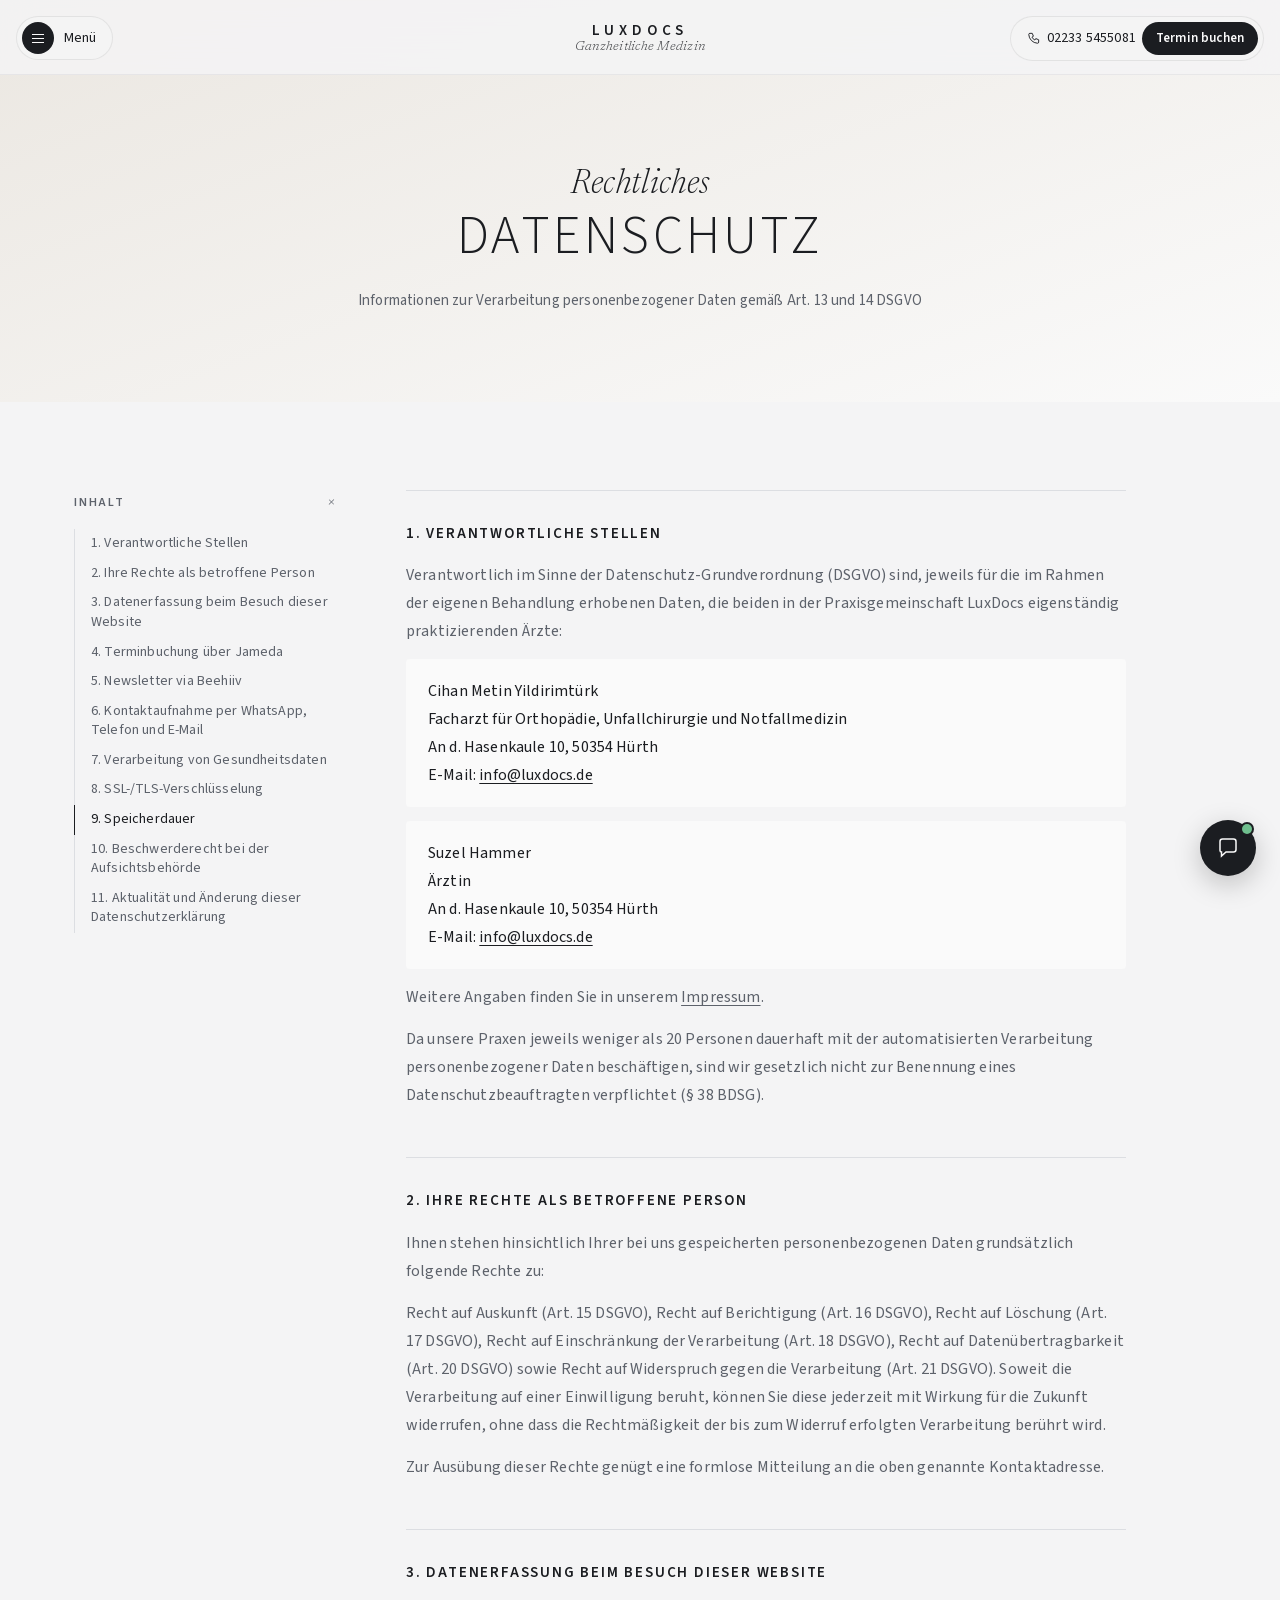
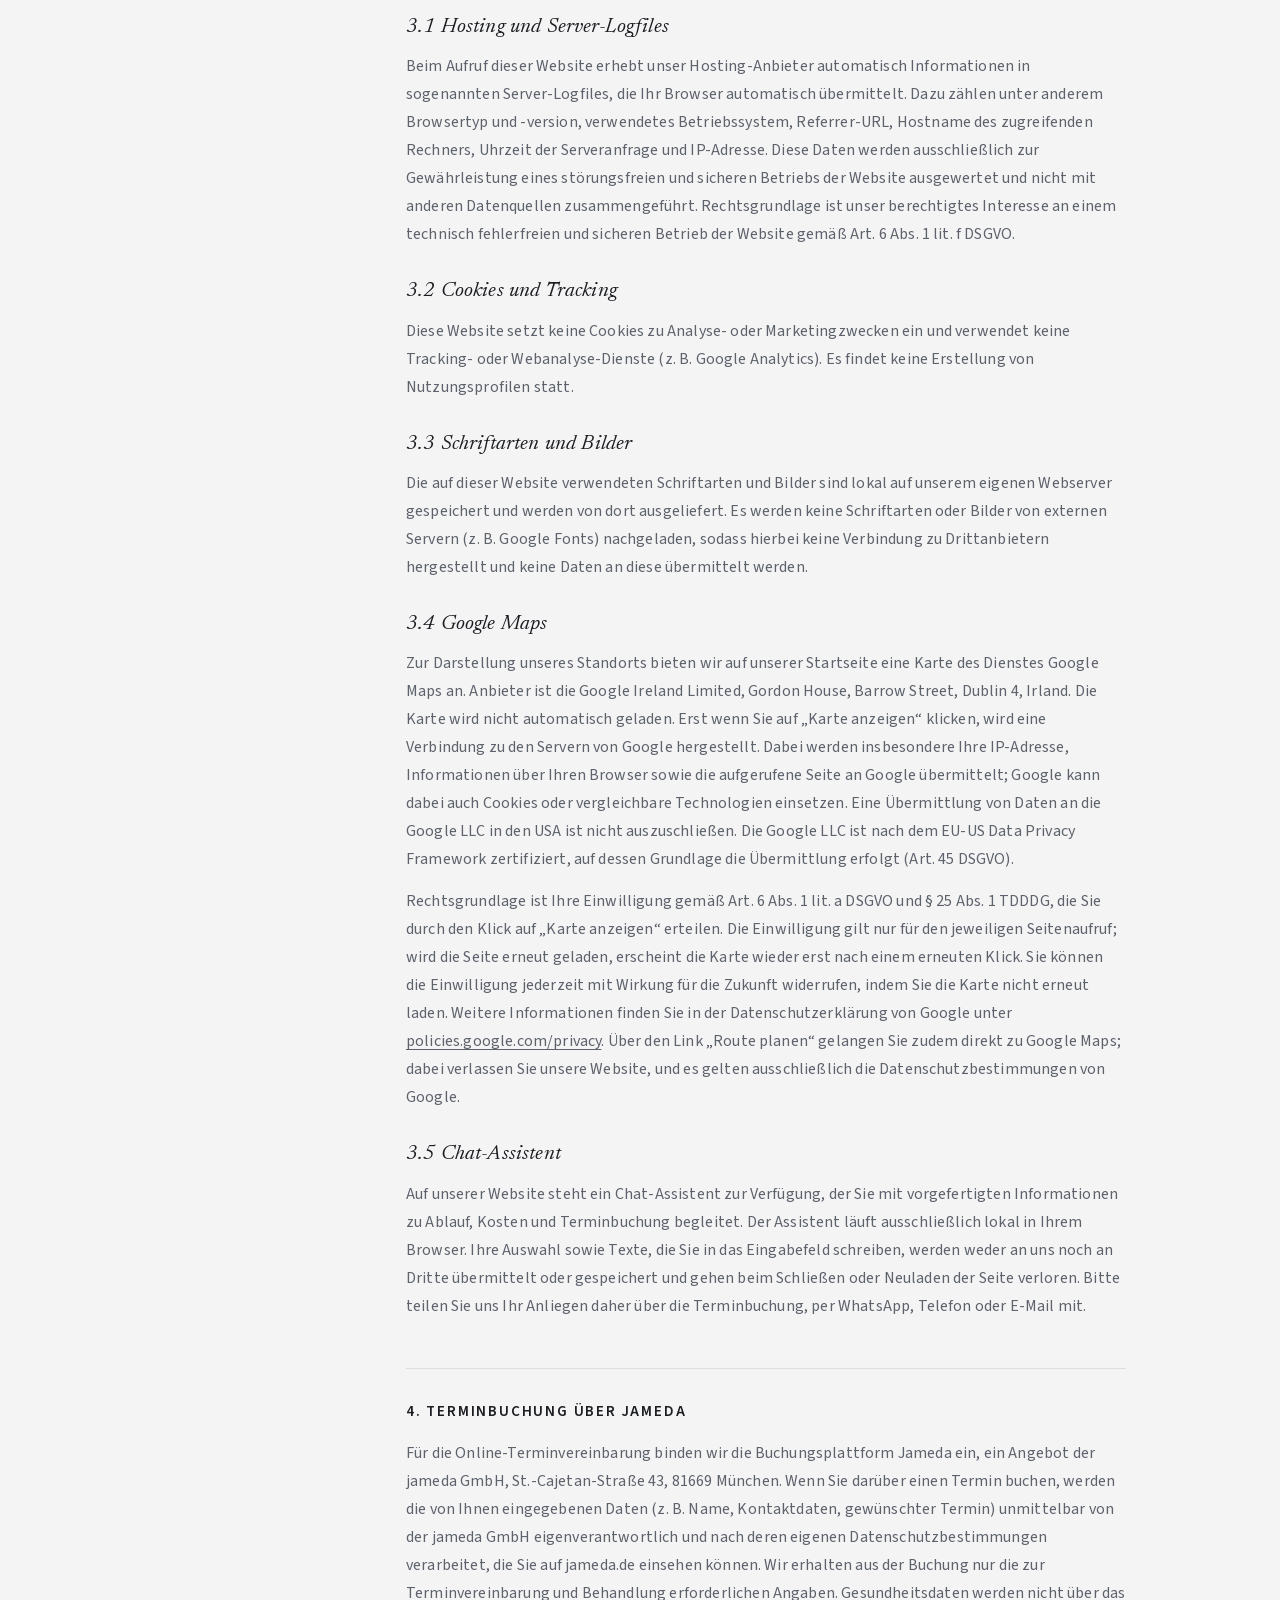
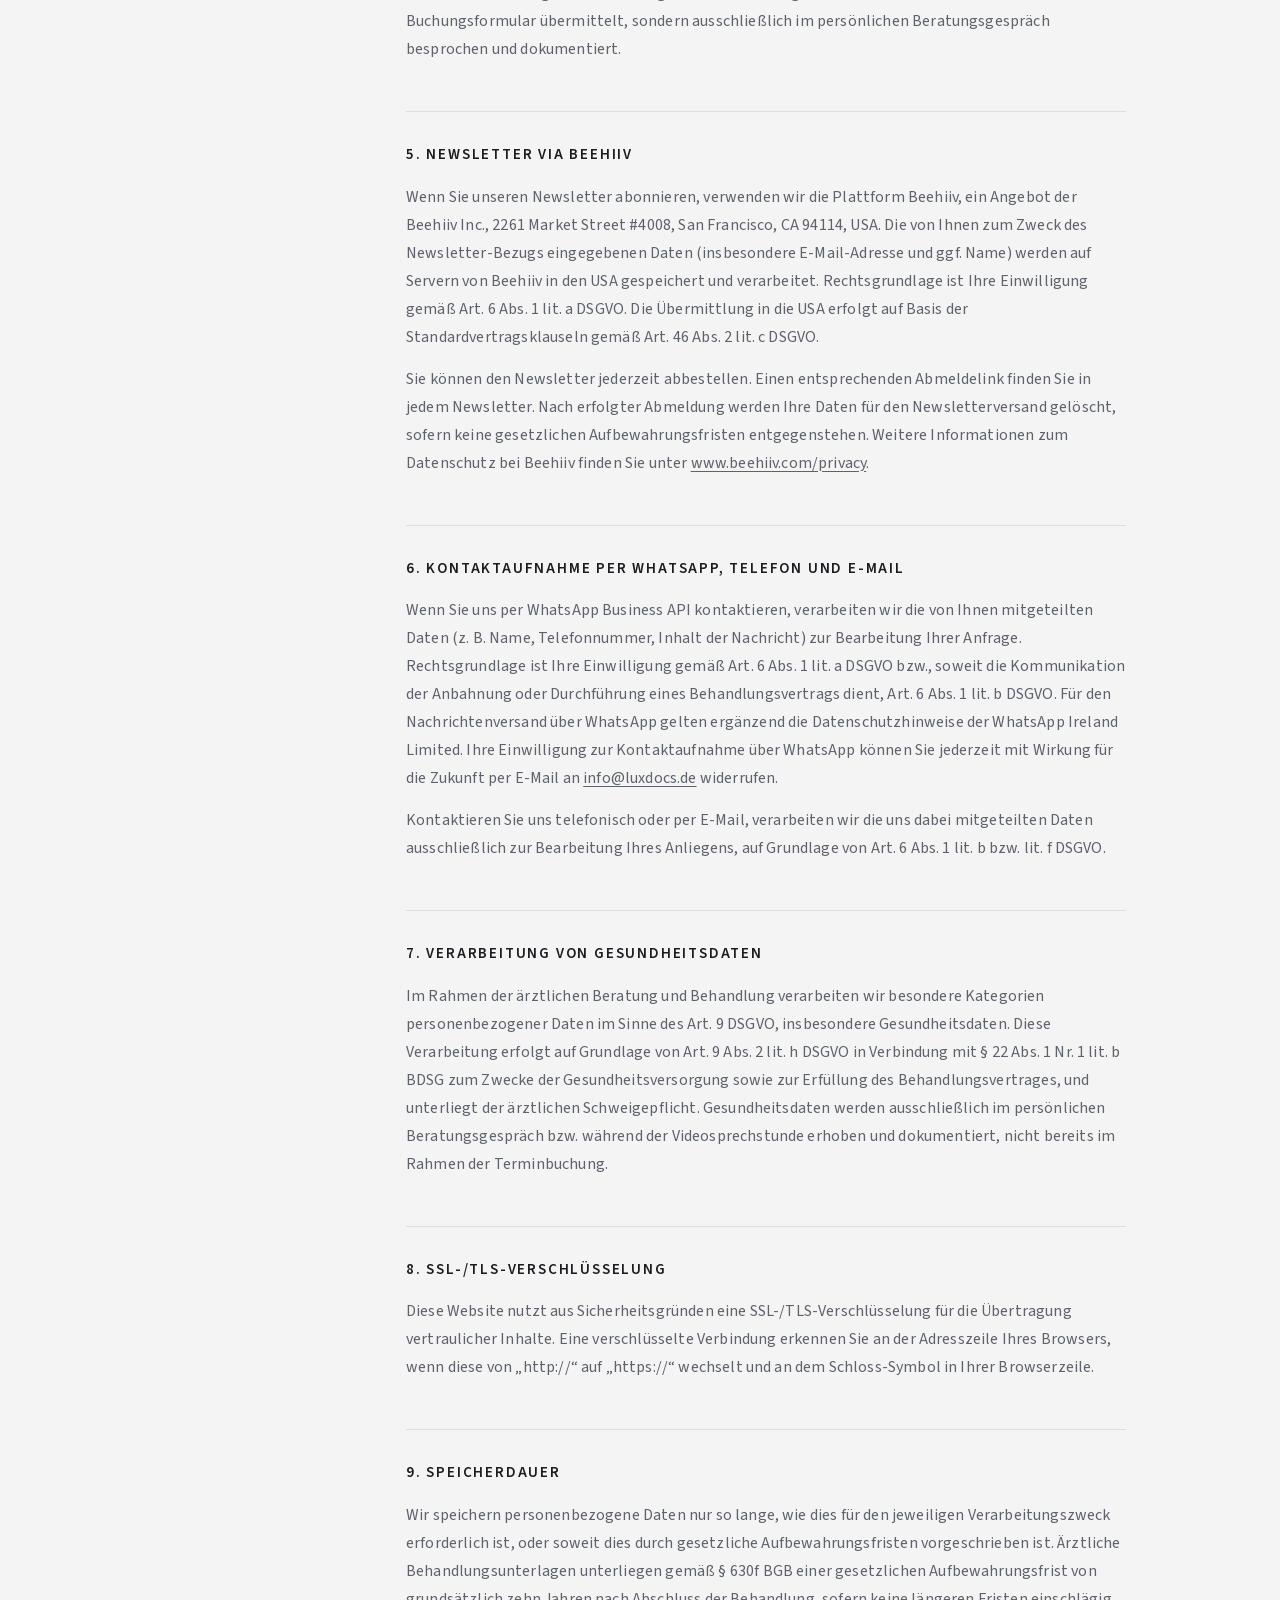
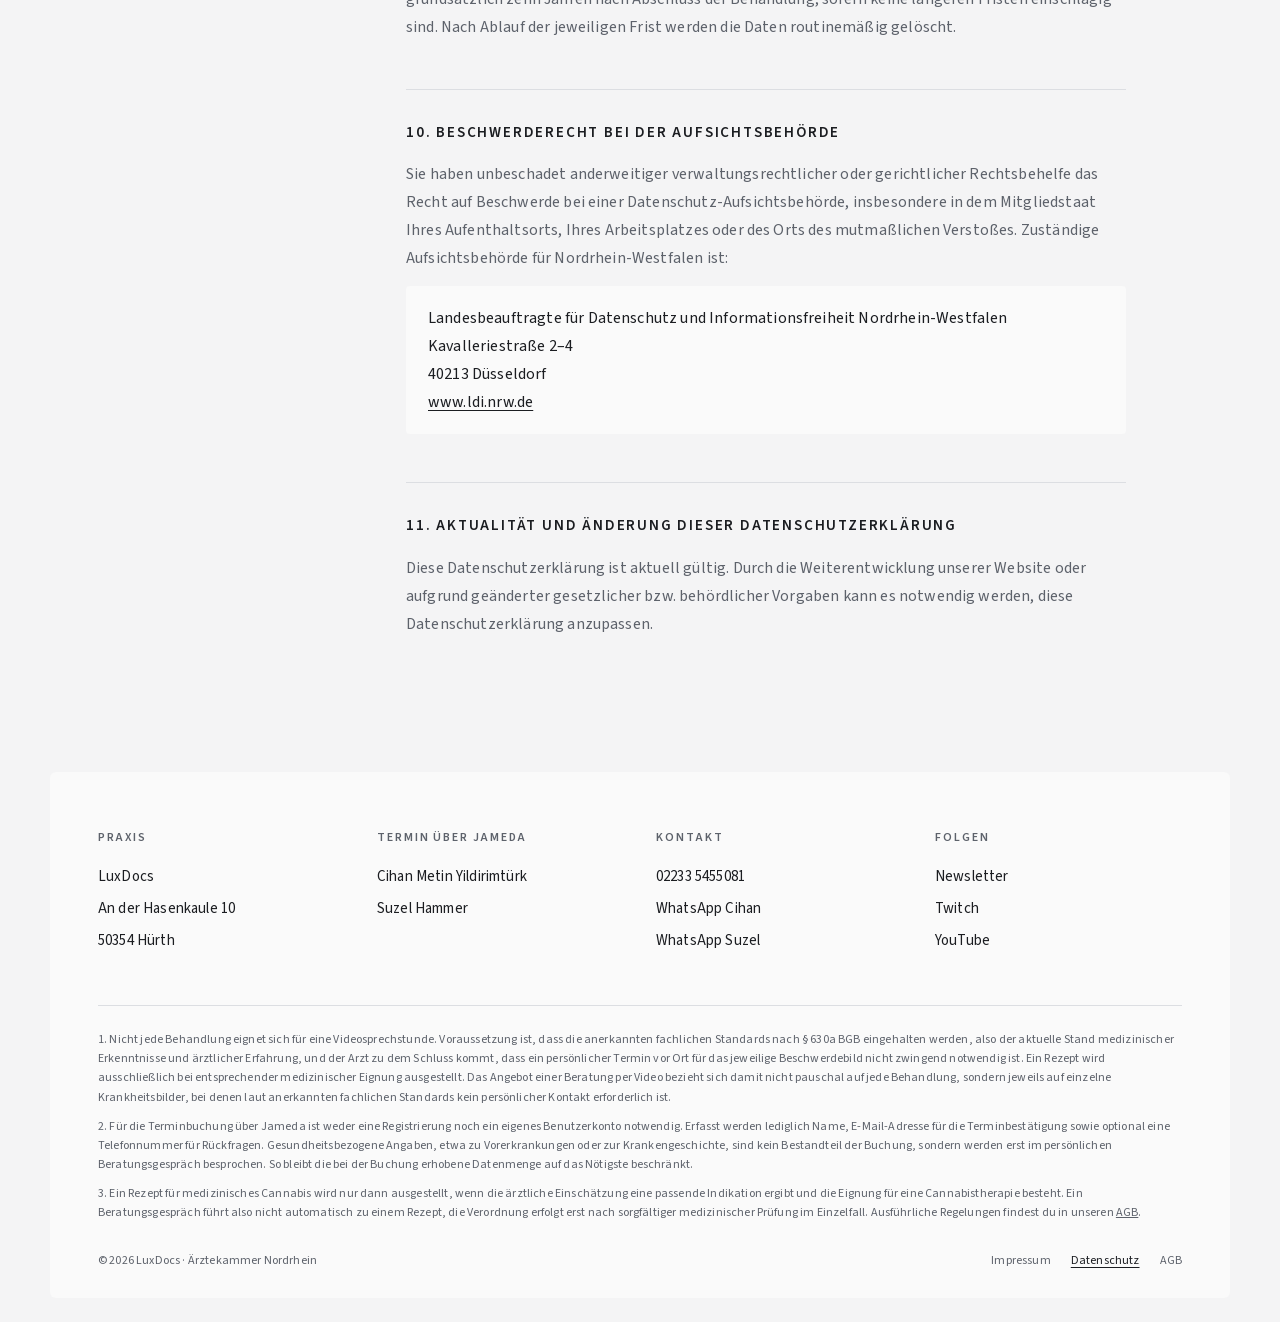
<file: datenschutz.html>
<!doctype html>
<html lang="de">
<head>
<meta charset="utf-8">
<meta name="viewport" content="width=device-width, initial-scale=1">
<title>Datenschutz, LuxDocs</title>
<meta name="description" content="Datenschutzerklärung von LuxDocs gemäß DSGVO.">
<link rel="icon" type="image/svg+xml" href="assets/img/favicon.svg">
<meta name="theme-color" content="#f4f4f5">
<link rel="preload" href="assets/fonts/source-sans-3.woff2" as="font" type="font/woff2" crossorigin>
<link rel="stylesheet" href="assets/css/site.css">
</head>
<body>

<header class="nav solid" id="nav">
  <button class="nav-left glass" type="button" aria-expanded="false" aria-controls="menu"><span class="burger"><i></i></span><span class="lbl">Menü</span></button>
  <a class="wordmark" href="./">LuxDocs<small>Ganzheitliche Medizin</small></a>
  <div class="nav-right glass">
    <a class="tel" href="tel:+4922335455081">
      <svg width="14" height="14" viewBox="0 0 24 24" fill="none" stroke="currentColor" stroke-width="1.6" aria-hidden="true"><path d="M5 4h4l2 5-2.5 1.5a11 11 0 0 0 5 5L15 13l5 2v4a2 2 0 0 1-2 2A16 16 0 0 1 3 6a2 2 0 0 1 2-2"/></svg>
      02233 5455081
    </a>
    <a class="pill light" href="./#team" data-open="booking">Termin buchen</a>
  </div>
</header>

<main>

  <section class="legal-hero">
    <h1 class="hl hl-l"><em>Rechtliches</em><span>Datenschutz</span></h1>
    <p class="body-s">Informationen zur Verarbeitung personenbezogener Daten gemäß Art. 13 und 14 DSGVO</p>
  </section>

  <div class="legal-wrap">
    <aside class="toc" aria-label="Inhalt">
      <details open>
        <summary>Inhalt</summary>
        <ol></ol>
      </details>
    </aside>
    <article class="prose">
      <h2>1. Verantwortliche Stellen</h2>
      <p>Verantwortlich im Sinne der Datenschutz-Grundverordnung (DSGVO) sind, jeweils für die im Rahmen der eigenen Behandlung erhobenen Daten, die beiden in der Praxisgemeinschaft LuxDocs eigenständig praktizierenden Ärzte:</p>
      <address>
      Cihan Metin Yildirimtürk<br>
      Facharzt für Orthopädie, Unfallchirurgie und Notfallmedizin<br>
      An d. Hasenkaule 10, 50354 Hürth<br>
      E-Mail: <a href="mailto:info@luxdocs.de">info@luxdocs.de</a>
      </address>
      <address>
      Suzel Hammer<br>
      Ärztin<br>
      An d. Hasenkaule 10, 50354 Hürth<br>
      E-Mail: <a href="mailto:info@luxdocs.de">info@luxdocs.de</a>
      </address>
      <p>Weitere Angaben finden Sie in unserem <a href="impressum.html">Impressum</a>.</p>
      <p>Da unsere Praxen jeweils weniger als 20 Personen dauerhaft mit der automatisierten Verarbeitung personenbezogener Daten beschäftigen, sind wir gesetzlich nicht zur Benennung eines Datenschutzbeauftragten verpflichtet (§ 38 BDSG).</p>

      <h2>2. Ihre Rechte als betroffene Person</h2>
      <p>Ihnen stehen hinsichtlich Ihrer bei uns gespeicherten personenbezogenen Daten grundsätzlich folgende Rechte zu:</p>
      <p>Recht auf Auskunft (Art. 15 DSGVO), Recht auf Berichtigung (Art. 16 DSGVO), Recht auf Löschung (Art. 17 DSGVO), Recht auf Einschränkung der Verarbeitung (Art. 18 DSGVO), Recht auf Datenübertragbarkeit (Art. 20 DSGVO) sowie Recht auf Widerspruch gegen die Verarbeitung (Art. 21 DSGVO). Soweit die Verarbeitung auf einer Einwilligung beruht, können Sie diese jederzeit mit Wirkung für die Zukunft widerrufen, ohne dass die Rechtmäßigkeit der bis zum Widerruf erfolgten Verarbeitung berührt wird.</p>
      <p>Zur Ausübung dieser Rechte genügt eine formlose Mitteilung an die oben genannte Kontaktadresse.</p>

      <h2>3. Datenerfassung beim Besuch dieser Website</h2>
      <h3>3.1 Hosting und Server-Logfiles</h3>
      <p>Beim Aufruf dieser Website erhebt unser Hosting-Anbieter automatisch Informationen in sogenannten Server-Logfiles, die Ihr Browser automatisch übermittelt. Dazu zählen unter anderem Browsertyp und -version, verwendetes Betriebssystem, Referrer-URL, Hostname des zugreifenden Rechners, Uhrzeit der Serveranfrage und IP-Adresse. Diese Daten werden ausschließlich zur Gewährleistung eines störungsfreien und sicheren Betriebs der Website ausgewertet und nicht mit anderen Datenquellen zusammengeführt. Rechtsgrundlage ist unser berechtigtes Interesse an einem technisch fehlerfreien und sicheren Betrieb der Website gemäß Art. 6 Abs. 1 lit. f DSGVO.</p>

      <h3>3.2 Cookies und Tracking</h3>
      <p>Diese Website setzt keine Cookies zu Analyse- oder Marketingzwecken ein und verwendet keine Tracking- oder Webanalyse-Dienste (z. B. Google Analytics). Es findet keine Erstellung von Nutzungsprofilen statt.</p>

      <h3>3.3 Schriftarten und Bilder</h3>
      <p>Die auf dieser Website verwendeten Schriftarten und Bilder sind lokal auf unserem eigenen Webserver gespeichert und werden von dort ausgeliefert. Es werden keine Schriftarten oder Bilder von externen Servern (z. B. Google Fonts) nachgeladen, sodass hierbei keine Verbindung zu Drittanbietern hergestellt und keine Daten an diese übermittelt werden.</p>

      <h3>3.4 Google Maps</h3>
      <p>Zur Darstellung unseres Standorts bieten wir auf unserer Startseite eine Karte des Dienstes Google Maps an. Anbieter ist die Google Ireland Limited, Gordon House, Barrow Street, Dublin 4, Irland. Die Karte wird nicht automatisch geladen. Erst wenn Sie auf „Karte anzeigen“ klicken, wird eine Verbindung zu den Servern von Google hergestellt. Dabei werden insbesondere Ihre IP-Adresse, Informationen über Ihren Browser sowie die aufgerufene Seite an Google übermittelt; Google kann dabei auch Cookies oder vergleichbare Technologien einsetzen. Eine Übermittlung von Daten an die Google LLC in den USA ist nicht auszuschließen. Die Google LLC ist nach dem EU-US Data Privacy Framework zertifiziert, auf dessen Grundlage die Übermittlung erfolgt (Art. 45 DSGVO).</p>
      <p>Rechtsgrundlage ist Ihre Einwilligung gemäß Art. 6 Abs. 1 lit. a DSGVO und § 25 Abs. 1 TDDDG, die Sie durch den Klick auf „Karte anzeigen“ erteilen. Die Einwilligung gilt nur für den jeweiligen Seitenaufruf; wird die Seite erneut geladen, erscheint die Karte wieder erst nach einem erneuten Klick. Sie können die Einwilligung jederzeit mit Wirkung für die Zukunft widerrufen, indem Sie die Karte nicht erneut laden. Weitere Informationen finden Sie in der Datenschutzerklärung von Google unter <a href="https://policies.google.com/privacy" target="_blank" rel="noopener">policies.google.com/privacy</a>. Über den Link „Route planen“ gelangen Sie zudem direkt zu Google Maps; dabei verlassen Sie unsere Website, und es gelten ausschließlich die Datenschutzbestimmungen von Google.</p>

      <h3>3.5 Chat-Assistent</h3>
      <p>Auf unserer Website steht ein Chat-Assistent zur Verfügung, der Sie mit vorgefertigten Informationen zu Ablauf, Kosten und Terminbuchung begleitet. Der Assistent läuft ausschließlich lokal in Ihrem Browser. Ihre Auswahl sowie Texte, die Sie in das Eingabefeld schreiben, werden weder an uns noch an Dritte übermittelt oder gespeichert und gehen beim Schließen oder Neuladen der Seite verloren. Bitte teilen Sie uns Ihr Anliegen daher über die Terminbuchung, per WhatsApp, Telefon oder E-Mail mit.</p>

      <h2>4. Terminbuchung über Jameda</h2>
      <p>Für die Online-Terminvereinbarung binden wir die Buchungsplattform Jameda ein, ein Angebot der jameda GmbH, St.-Cajetan-Straße 43, 81669 München. Wenn Sie darüber einen Termin buchen, werden die von Ihnen eingegebenen Daten (z. B. Name, Kontaktdaten, gewünschter Termin) unmittelbar von der jameda GmbH eigenverantwortlich und nach deren eigenen Datenschutzbestimmungen verarbeitet, die Sie auf jameda.de einsehen können. Wir erhalten aus der Buchung nur die zur Terminvereinbarung und Behandlung erforderlichen Angaben. Gesundheitsdaten werden nicht über das Buchungsformular übermittelt, sondern ausschließlich im persönlichen Beratungsgespräch besprochen und dokumentiert.</p>

      <h2>5. Newsletter via Beehiiv</h2>
      <p>Wenn Sie unseren Newsletter abonnieren, verwenden wir die Plattform Beehiiv, ein Angebot der Beehiiv Inc., 2261 Market Street #4008, San Francisco, CA 94114, USA. Die von Ihnen zum Zweck des Newsletter-Bezugs eingegebenen Daten (insbesondere E-Mail-Adresse und ggf. Name) werden auf Servern von Beehiiv in den USA gespeichert und verarbeitet. Rechtsgrundlage ist Ihre Einwilligung gemäß Art. 6 Abs. 1 lit. a DSGVO. Die Übermittlung in die USA erfolgt auf Basis der Standardvertragsklauseln gemäß Art. 46 Abs. 2 lit. c DSGVO.</p>
      <p>Sie können den Newsletter jederzeit abbestellen. Einen entsprechenden Abmeldelink finden Sie in jedem Newsletter. Nach erfolgter Abmeldung werden Ihre Daten für den Newsletterversand gelöscht, sofern keine gesetzlichen Aufbewahrungsfristen entgegenstehen. Weitere Informationen zum Datenschutz bei Beehiiv finden Sie unter <a href="https://www.beehiiv.com/privacy" target="_blank" rel="noopener">www.beehiiv.com/privacy</a>.</p>

      <h2>6. Kontaktaufnahme per WhatsApp, Telefon und E-Mail</h2>
      <p>Wenn Sie uns per WhatsApp Business API kontaktieren, verarbeiten wir die von Ihnen mitgeteilten Daten (z. B. Name, Telefonnummer, Inhalt der Nachricht) zur Bearbeitung Ihrer Anfrage. Rechtsgrundlage ist Ihre Einwilligung gemäß Art. 6 Abs. 1 lit. a DSGVO bzw., soweit die Kommunikation der Anbahnung oder Durchführung eines Behandlungsvertrags dient, Art. 6 Abs. 1 lit. b DSGVO. Für den Nachrichtenversand über WhatsApp gelten ergänzend die Datenschutzhinweise der WhatsApp Ireland Limited. Ihre Einwilligung zur Kontaktaufnahme über WhatsApp können Sie jederzeit mit Wirkung für die Zukunft per E-Mail an <a href="mailto:info@luxdocs.de">info@luxdocs.de</a> widerrufen.</p>
      <p>Kontaktieren Sie uns telefonisch oder per E-Mail, verarbeiten wir die uns dabei mitgeteilten Daten ausschließlich zur Bearbeitung Ihres Anliegens, auf Grundlage von Art. 6 Abs. 1 lit. b bzw. lit. f DSGVO.</p>

      <h2>7. Verarbeitung von Gesundheitsdaten</h2>
      <p>Im Rahmen der ärztlichen Beratung und Behandlung verarbeiten wir besondere Kategorien personenbezogener Daten im Sinne des Art. 9 DSGVO, insbesondere Gesundheitsdaten. Diese Verarbeitung erfolgt auf Grundlage von Art. 9 Abs. 2 lit. h DSGVO in Verbindung mit § 22 Abs. 1 Nr. 1 lit. b BDSG zum Zwecke der Gesundheitsversorgung sowie zur Erfüllung des Behandlungsvertrages, und unterliegt der ärztlichen Schweigepflicht. Gesundheitsdaten werden ausschließlich im persönlichen Beratungsgespräch bzw. während der Videosprechstunde erhoben und dokumentiert, nicht bereits im Rahmen der Terminbuchung.</p>

      <h2>8. SSL-/TLS-Verschlüsselung</h2>
      <p>Diese Website nutzt aus Sicherheitsgründen eine SSL-/TLS-Verschlüsselung für die Übertragung vertraulicher Inhalte. Eine verschlüsselte Verbindung erkennen Sie an der Adresszeile Ihres Browsers, wenn diese von „http://“ auf „https://“ wechselt und an dem Schloss-Symbol in Ihrer Browserzeile.</p>

      <h2>9. Speicherdauer</h2>
      <p>Wir speichern personenbezogene Daten nur so lange, wie dies für den jeweiligen Verarbeitungszweck erforderlich ist, oder soweit dies durch gesetzliche Aufbewahrungsfristen vorgeschrieben ist. Ärztliche Behandlungsunterlagen unterliegen gemäß § 630f BGB einer gesetzlichen Aufbewahrungsfrist von grundsätzlich zehn Jahren nach Abschluss der Behandlung, sofern keine längeren Fristen einschlägig sind. Nach Ablauf der jeweiligen Frist werden die Daten routinemäßig gelöscht.</p>

      <h2>10. Beschwerderecht bei der Aufsichtsbehörde</h2>
      <p>Sie haben unbeschadet anderweitiger verwaltungsrechtlicher oder gerichtlicher Rechtsbehelfe das Recht auf Beschwerde bei einer Datenschutz-Aufsichtsbehörde, insbesondere in dem Mitgliedstaat Ihres Aufenthaltsorts, Ihres Arbeitsplatzes oder des Orts des mutmaßlichen Verstoßes. Zuständige Aufsichtsbehörde für Nordrhein-Westfalen ist:</p>
      <address>
      Landesbeauftragte für Datenschutz und Informationsfreiheit Nordrhein-Westfalen<br>
      Kavalleriestraße 2–4<br>
      40213 Düsseldorf<br>
      <a href="https://www.ldi.nrw.de" target="_blank" rel="noopener">www.ldi.nrw.de</a>
      </address>

      <h2>11. Aktualität und Änderung dieser Datenschutzerklärung</h2>
      <p>Diese Datenschutzerklärung ist aktuell gültig. Durch die Weiterentwicklung unserer Website oder aufgrund geänderter gesetzlicher bzw. behördlicher Vorgaben kann es notwendig werden, diese Datenschutzerklärung anzupassen.</p>
    </article>
  </div>

</main>

<footer>
  <div class="card">
    <div class="cols">
      <div>
        <h3>Praxis</h3>
        <span>LuxDocs</span>
        <span>An der Hasenkaule 10</span>
        <span>50354 Hürth</span>
      </div>
      <div>
        <h3>Termin über Jameda</h3>
        <a href="https://www.jameda.de/cihan-metin-yildirimtuerk/arzt-orthopaede-unfallchirurg-notfallmediziner/huerth" target="_blank" rel="noopener">Cihan Metin Yildirimtürk</a>
        <a href="https://www.jameda.de/suzel-hammer/arzt/huerth" target="_blank" rel="noopener">Suzel Hammer</a>
      </div>
      <div>
        <h3>Kontakt</h3>
        <a href="tel:+4922335455081">02233 5455081</a>
        <a href="https://wa.me/4915225370653" target="_blank" rel="noopener">WhatsApp Cihan</a>
        <a href="https://wa.me/491791492233" target="_blank" rel="noopener">WhatsApp Suzel</a>
      </div>
      <div>
        <h3>Folgen</h3>
        <a href="https://luxdocs.beehiiv.com/subscribe" target="_blank" rel="noopener">Newsletter</a>
        <a href="https://www.twitch.tv/luxdocs" target="_blank" rel="noopener">Twitch</a>
        <a href="https://www.youtube.com/@LuxDocs-z8n" target="_blank" rel="noopener">YouTube</a>
      </div>
    </div>
    <div class="notes">
      <p>1. Nicht jede Behandlung eignet sich für eine Videosprechstunde. Voraussetzung ist, dass die anerkannten fachlichen Standards nach § 630a BGB eingehalten werden, also der aktuelle Stand medizinischer Erkenntnisse und ärztlicher Erfahrung, und der Arzt zu dem Schluss kommt, dass ein persönlicher Termin vor Ort für das jeweilige Beschwerdebild nicht zwingend notwendig ist. Ein Rezept wird ausschließlich bei entsprechender medizinischer Eignung ausgestellt. Das Angebot einer Beratung per Video bezieht sich damit nicht pauschal auf jede Behandlung, sondern jeweils auf einzelne Krankheitsbilder, bei denen laut anerkannten fachlichen Standards kein persönlicher Kontakt erforderlich ist.</p>
      <p>2. Für die Terminbuchung über Jameda ist weder eine Registrierung noch ein eigenes Benutzerkonto notwendig. Erfasst werden lediglich Name, E-Mail-Adresse für die Terminbestätigung sowie optional eine Telefonnummer für Rückfragen. Gesundheitsbezogene Angaben, etwa zu Vorerkrankungen oder zur Krankengeschichte, sind kein Bestandteil der Buchung, sondern werden erst im persönlichen Beratungsgespräch besprochen. So bleibt die bei der Buchung erhobene Datenmenge auf das Nötigste beschränkt.</p>
      <p>3. Ein Rezept für medizinisches Cannabis wird nur dann ausgestellt, wenn die ärztliche Einschätzung eine passende Indikation ergibt und die Eignung für eine Cannabistherapie besteht. Ein Beratungsgespräch führt also nicht automatisch zu einem Rezept, die Verordnung erfolgt erst nach sorgfältiger medizinischer Prüfung im Einzelfall. Ausführliche Regelungen findest du in unseren <a href="agb.html">AGB</a>.</p>
    </div>
    <div class="legal-line">
      <span>© 2026 LuxDocs · Ärztekammer Nordrhein</span>
      <nav aria-label="Rechtliches">
        <a href="impressum.html">Impressum</a>
        <a href="datenschutz.html" aria-current="page">Datenschutz</a>
        <a href="agb.html">AGB</a>
      </nav>
    </div>
  </div>
</footer>

<div class="menu" id="menu" inert>
  <nav aria-label="Hauptmenü">
    <ol>
      <li><a href="./#ansatz"><em>i</em>Ansatz</a></li>
      <li><a href="./#team"><em>ii</em>Ärzte</a></li>
      <li><a href="./#termin"><em>iii</em>Termin</a></li>
      <li><a href="./#ablauf"><em>iv</em>Ablauf</a></li>
      <li><a href="./#veranstaltung"><em>v</em>Veranstaltung</a></li>
      <li><a href="./#anfahrt"><em>vi</em>Anfahrt</a></li>
      <li><a href="agb.html"><em>vii</em>AGB</a></li>
    </ol>
    <div class="contact">
      <div><h3>Praxis</h3>An der Hasenkaule 10<br>50354 Hürth</div>
      <div><h3>Kontakt</h3><a href="tel:+4922335455081">02233 5455081</a><a href="./#kontakt" data-open="whatsapp">WhatsApp</a></div>
      <div><h3>Rechtliches</h3><a href="impressum.html">Impressum</a><a href="datenschutz.html">Datenschutz</a></div>
    </div>
  </nav>
  <figure><img class="photo" src="assets/img/pflanze.jpg" alt=""></figure>
</div>

<div class="modal" id="booking" inert role="dialog" aria-modal="true" aria-labelledby="booking-title">
  <div class="modal-card">
    <button class="modal-close" type="button" aria-label="Schließen">×</button>
    <h2 class="hl hl-m" id="booking-title"><em>Bei wem möchtest du</em><span>Buchen?</span></h2>
    <p class="body-s">Die Buchung erfolgt extern über Jameda, in einem neuen Tab.</p>
    <div class="options">
      <a class="option" href="https://www.jameda.de/cihan-metin-yildirimtuerk/arzt-orthopaede-unfallchirurg-notfallmediziner/huerth" target="_blank" rel="noopener">
        <span><strong>Cihan Metin Yildirimtürk</strong><small>Integrative Naturheilkunde</small></span>
        <svg viewBox="0 0 16 16" fill="none" stroke-width="1.4" aria-hidden="true"><path d="M5 3h8v8M13 3L3 13"/></svg>
      </a>
      <a class="option" href="https://www.jameda.de/suzel-hammer/arzt/huerth" target="_blank" rel="noopener">
        <span><strong>Suzel Hammer</strong><small>Ganzheitliche Medizin</small></span>
        <svg viewBox="0 0 16 16" fill="none" stroke-width="1.4" aria-hidden="true"><path d="M5 3h8v8M13 3L3 13"/></svg>
      </a>
    </div>
  </div>
</div>

<div class="modal" id="whatsapp" inert role="dialog" aria-modal="true" aria-labelledby="wa-title">
  <div class="modal-card">
    <button class="modal-close" type="button" aria-label="Schließen">×</button>
    <h2 class="hl hl-m" id="wa-title"><em>Anfrage per</em><span>WhatsApp</span></h2>
    <p class="body-s">Bitte wähle, wen du kontaktieren möchtest.</p>
    <div class="options">
      <a class="option" href="https://wa.me/4915225370653" target="_blank" rel="noopener">
        <span><strong>Cihan Metin Yildirimtürk</strong><small>+49 152 2537 0653</small></span>
        <svg viewBox="0 0 16 16" fill="none" stroke-width="1.4" aria-hidden="true"><path d="M5 3h8v8M13 3L3 13"/></svg>
      </a>
      <a class="option" href="https://wa.me/491791492233" target="_blank" rel="noopener">
        <span><strong>Suzel Hammer</strong><small>+49 179 149 2233</small></span>
        <svg viewBox="0 0 16 16" fill="none" stroke-width="1.4" aria-hidden="true"><path d="M5 3h8v8M13 3L3 13"/></svg>
      </a>
    </div>
  </div>
</div>

<button id="ld-chat-bubble" type="button" aria-label="Chat öffnen" aria-expanded="false" aria-controls="ld-chat-window">
  <svg viewBox="0 0 24 24" fill="none" stroke="currentColor" stroke-width="1.5" aria-hidden="true"><path d="M4 5.5A2.5 2.5 0 0 1 6.5 3h11A2.5 2.5 0 0 1 20 5.5v8a2.5 2.5 0 0 1-2.5 2.5H10l-4.5 4v-4h0A1.5 1.5 0 0 1 4 14.5z"/></svg>
  <span class="dot"></span>
</button>
<div id="ld-chat-window" inert role="dialog" aria-label="LuxDocs Chat">
  <div id="ld-chat-header">
    <div class="ld-hlogo">LuxDocs<small>Praxis-Assistent</small></div>
    <div class="ld-hstatus">Online</div>
    <button id="ld-chat-close" type="button" aria-label="Chat schließen">×</button>
  </div>
  <div id="ld-chat-msgs" aria-live="polite"></div>
  <div id="ld-input-area">
    <input id="ld-inp" type="text" placeholder="Nachricht eingeben …" aria-label="Nachricht">
    <button id="ld-send" type="button" aria-label="Senden"><svg viewBox="0 0 24 24" aria-hidden="true"><path d="M2.01 21L23 12 2.01 3 2 10l15 2-15 2z"/></svg></button>
  </div>
</div>

<div class="bar">
  <button type="button" data-open="whatsapp">Kontakt aufnehmen</button>
  <button type="button" data-open="booking">Termin buchen</button>
</div>

<script src="assets/js/site.js"></script>
<script src="assets/js/chat.js"></script>
</body>
</html>
</file>
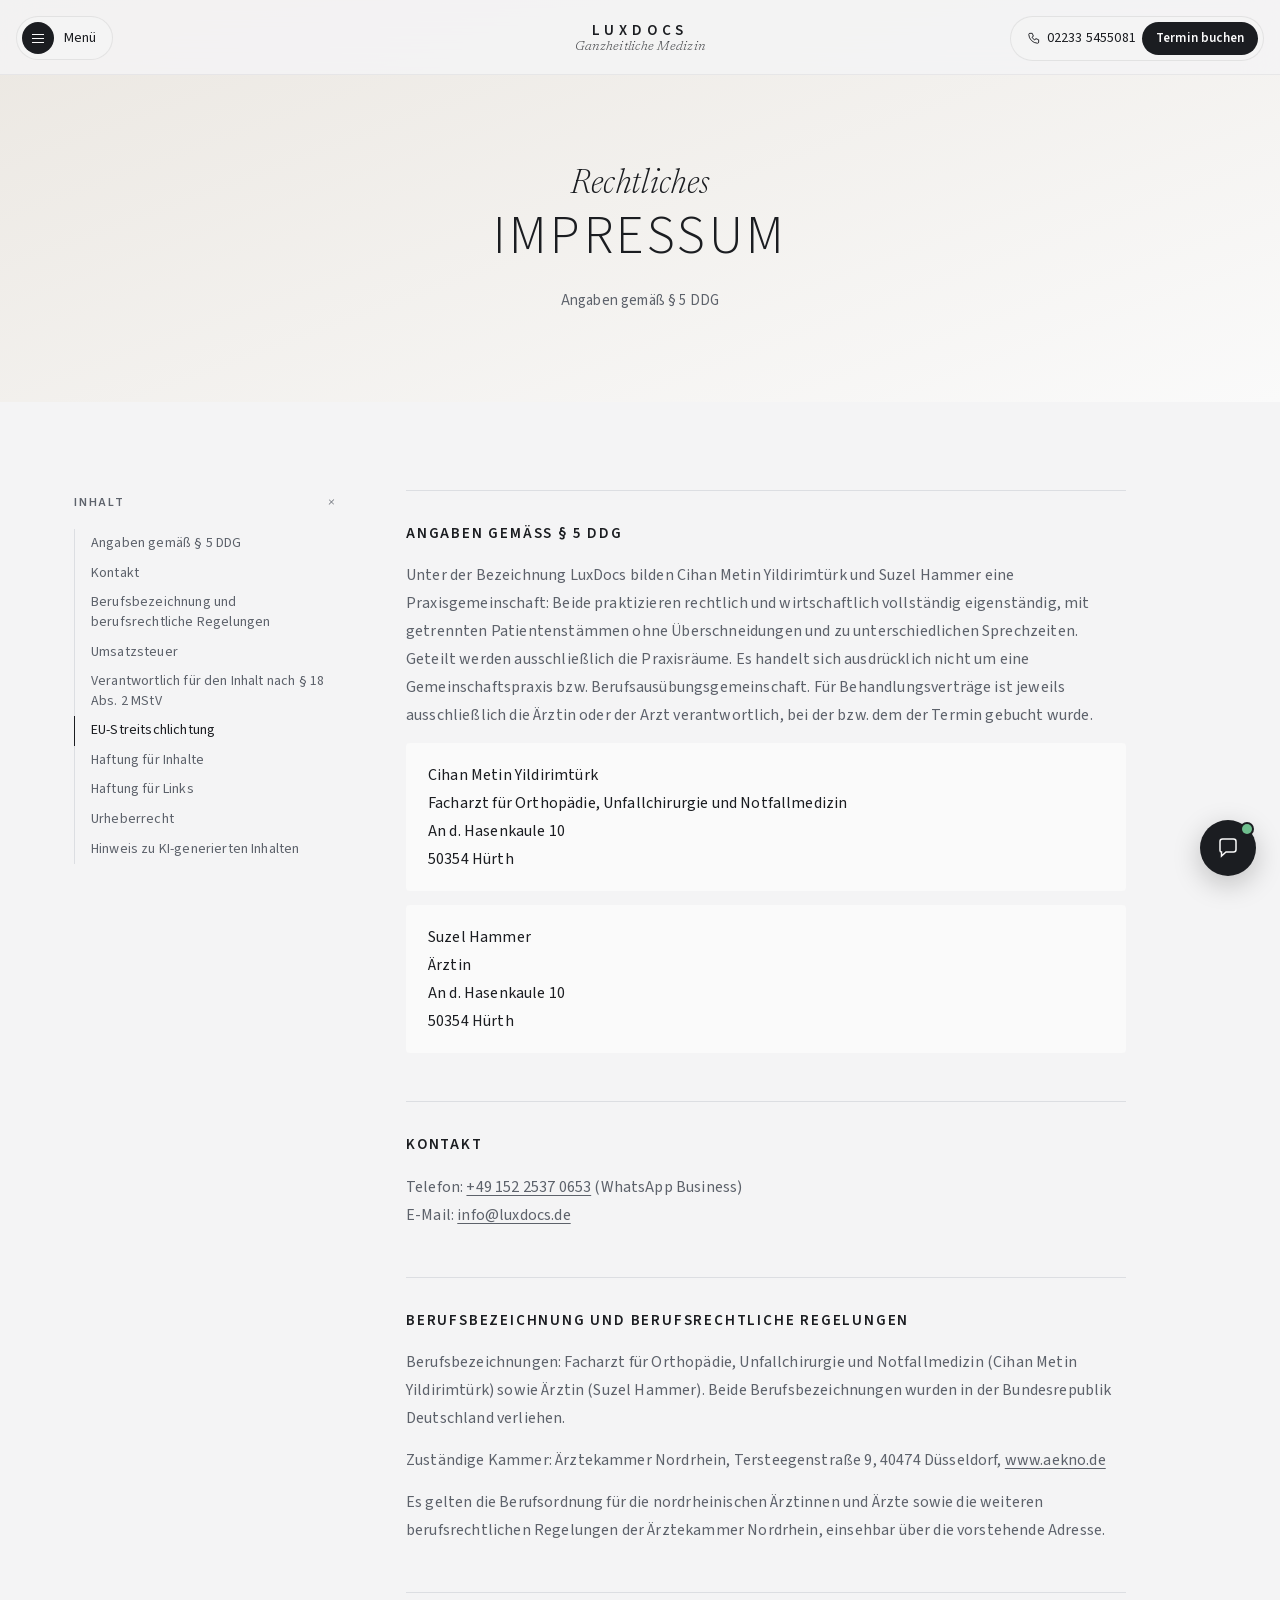
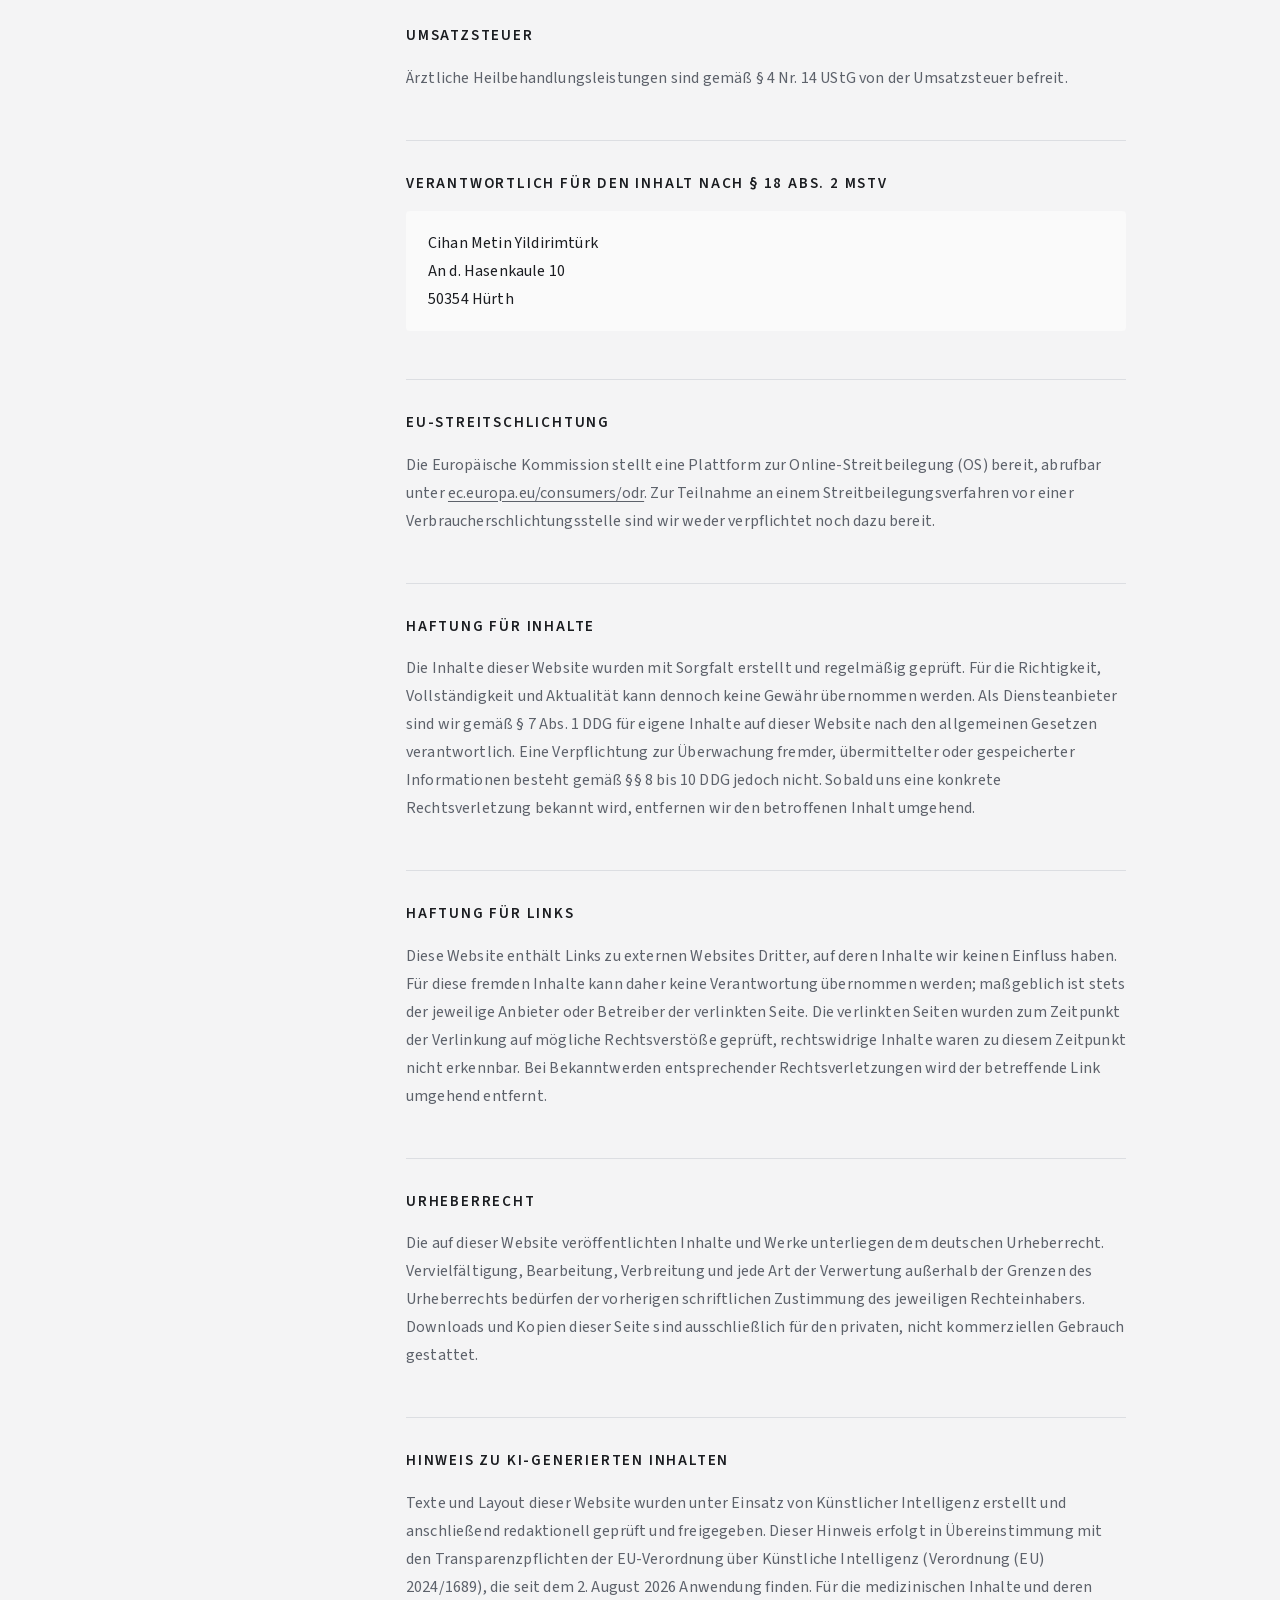
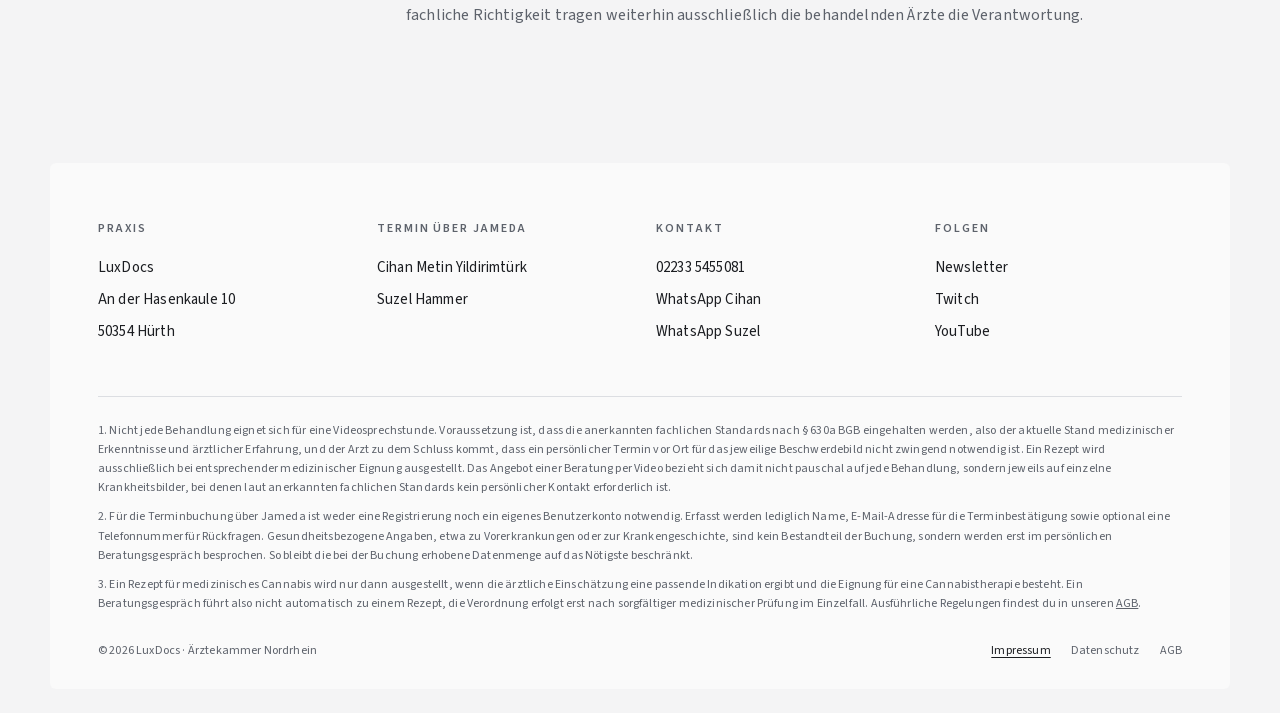
<file: impressum.html>
<!doctype html>
<html lang="de">
<head>
<meta charset="utf-8">
<meta name="viewport" content="width=device-width, initial-scale=1">
<title>Impressum, LuxDocs</title>
<meta name="description" content="Impressum von LuxDocs, Angaben gemäß § 5 DDG.">
<link rel="icon" type="image/svg+xml" href="assets/img/favicon.svg">
<meta name="theme-color" content="#f4f4f5">
<link rel="preload" href="assets/fonts/source-sans-3.woff2" as="font" type="font/woff2" crossorigin>
<link rel="stylesheet" href="assets/css/site.css">
</head>
<body>

<header class="nav solid" id="nav">
  <button class="nav-left glass" type="button" aria-expanded="false" aria-controls="menu"><span class="burger"><i></i></span><span class="lbl">Menü</span></button>
  <a class="wordmark" href="./">LuxDocs<small>Ganzheitliche Medizin</small></a>
  <div class="nav-right glass">
    <a class="tel" href="tel:+4922335455081">
      <svg width="14" height="14" viewBox="0 0 24 24" fill="none" stroke="currentColor" stroke-width="1.6" aria-hidden="true"><path d="M5 4h4l2 5-2.5 1.5a11 11 0 0 0 5 5L15 13l5 2v4a2 2 0 0 1-2 2A16 16 0 0 1 3 6a2 2 0 0 1 2-2"/></svg>
      02233 5455081
    </a>
    <a class="pill light" href="./#team" data-open="booking">Termin buchen</a>
  </div>
</header>

<main>

  <section class="legal-hero">
    <h1 class="hl hl-l"><em>Rechtliches</em><span>Impressum</span></h1>
    <p class="body-s">Angaben gemäß § 5 DDG</p>
  </section>

  <div class="legal-wrap">
    <aside class="toc" aria-label="Inhalt">
      <details open>
        <summary>Inhalt</summary>
        <ol></ol>
      </details>
    </aside>
    <article class="prose">
      <h2>Angaben gemäß § 5 DDG</h2>
      <p>Unter der Bezeichnung LuxDocs bilden Cihan Metin Yildirimtürk und Suzel Hammer eine Praxisgemeinschaft: Beide praktizieren rechtlich und wirtschaftlich vollständig eigenständig, mit getrennten Patientenstämmen ohne Überschneidungen und zu unterschiedlichen Sprechzeiten. Geteilt werden ausschließlich die Praxisräume. Es handelt sich ausdrücklich nicht um eine Gemeinschaftspraxis bzw. Berufsausübungsgemeinschaft. Für Behandlungsverträge ist jeweils ausschließlich die Ärztin oder der Arzt verantwortlich, bei der bzw. dem der Termin gebucht wurde.</p>
      <address>
      Cihan Metin Yildirimtürk<br>
      Facharzt für Orthopädie, Unfallchirurgie und Notfallmedizin<br>
      An d. Hasenkaule 10<br>
      50354 Hürth
      </address>
      <address>
      Suzel Hammer<br>
      Ärztin<br>
      An d. Hasenkaule 10<br>
      50354 Hürth
      </address>

      <h2>Kontakt</h2>
      <p>Telefon: <a href="tel:+4915225370653">+49 152 2537 0653</a> (WhatsApp Business)<br>
      E-Mail: <a href="mailto:info@luxdocs.de">info@luxdocs.de</a></p>

      <h2>Berufsbezeichnung und berufsrechtliche Regelungen</h2>
      <p>Berufsbezeichnungen: Facharzt für Orthopädie, Unfallchirurgie und Notfallmedizin (Cihan Metin Yildirimtürk) sowie Ärztin (Suzel Hammer). Beide Berufsbezeichnungen wurden in der Bundesrepublik Deutschland verliehen.</p>
      <p>Zuständige Kammer: Ärztekammer Nordrhein, Tersteegenstraße 9, 40474 Düsseldorf, <a href="https://www.aekno.de" target="_blank" rel="noopener">www.aekno.de</a></p>
      <p>Es gelten die Berufsordnung für die nordrheinischen Ärztinnen und Ärzte sowie die weiteren berufsrechtlichen Regelungen der Ärztekammer Nordrhein, einsehbar über die vorstehende Adresse.</p>

      <h2>Umsatzsteuer</h2>
      <p>Ärztliche Heilbehandlungsleistungen sind gemäß § 4 Nr. 14 UStG von der Umsatzsteuer befreit.</p>

      <h2>Verantwortlich für den Inhalt nach § 18 Abs. 2 MStV</h2>
      <address>
      Cihan Metin Yildirimtürk<br>
      An d. Hasenkaule 10<br>
      50354 Hürth
      </address>

      <h2>EU-Streitschlichtung</h2>
      <p>Die Europäische Kommission stellt eine Plattform zur Online-Streitbeilegung (OS) bereit, abrufbar unter <a href="https://ec.europa.eu/consumers/odr/" target="_blank" rel="noopener">ec.europa.eu/consumers/odr</a>. Zur Teilnahme an einem Streitbeilegungsverfahren vor einer Verbraucherschlichtungsstelle sind wir weder verpflichtet noch dazu bereit.</p>

      <h2>Haftung für Inhalte</h2>
      <p>Die Inhalte dieser Website wurden mit Sorgfalt erstellt und regelmäßig geprüft. Für die Richtigkeit, Vollständigkeit und Aktualität kann dennoch keine Gewähr übernommen werden. Als Diensteanbieter sind wir gemäß § 7 Abs. 1 DDG für eigene Inhalte auf dieser Website nach den allgemeinen Gesetzen verantwortlich. Eine Verpflichtung zur Überwachung fremder, übermittelter oder gespeicherter Informationen besteht gemäß §§ 8 bis 10 DDG jedoch nicht. Sobald uns eine konkrete Rechtsverletzung bekannt wird, entfernen wir den betroffenen Inhalt umgehend.</p>

      <h2>Haftung für Links</h2>
      <p>Diese Website enthält Links zu externen Websites Dritter, auf deren Inhalte wir keinen Einfluss haben. Für diese fremden Inhalte kann daher keine Verantwortung übernommen werden; maßgeblich ist stets der jeweilige Anbieter oder Betreiber der verlinkten Seite. Die verlinkten Seiten wurden zum Zeitpunkt der Verlinkung auf mögliche Rechtsverstöße geprüft, rechtswidrige Inhalte waren zu diesem Zeitpunkt nicht erkennbar. Bei Bekanntwerden entsprechender Rechtsverletzungen wird der betreffende Link umgehend entfernt.</p>

      <h2>Urheberrecht</h2>
      <p>Die auf dieser Website veröffentlichten Inhalte und Werke unterliegen dem deutschen Urheberrecht. Vervielfältigung, Bearbeitung, Verbreitung und jede Art der Verwertung außerhalb der Grenzen des Urheberrechts bedürfen der vorherigen schriftlichen Zustimmung des jeweiligen Rechteinhabers. Downloads und Kopien dieser Seite sind ausschließlich für den privaten, nicht kommerziellen Gebrauch gestattet.</p>

      <h2>Hinweis zu KI-generierten Inhalten</h2>
      <p>Texte und Layout dieser Website wurden unter Einsatz von Künstlicher Intelligenz erstellt und anschließend redaktionell geprüft und freigegeben. Dieser Hinweis erfolgt in Übereinstimmung mit den Transparenzpflichten der EU-Verordnung über Künstliche Intelligenz (Verordnung (EU) 2024/1689), die seit dem 2. August 2026 Anwendung finden. Für die medizinischen Inhalte und deren fachliche Richtigkeit tragen weiterhin ausschließlich die behandelnden Ärzte die Verantwortung.</p>
    </article>
  </div>

</main>

<footer>
  <div class="card">
    <div class="cols">
      <div>
        <h3>Praxis</h3>
        <span>LuxDocs</span>
        <span>An der Hasenkaule 10</span>
        <span>50354 Hürth</span>
      </div>
      <div>
        <h3>Termin über Jameda</h3>
        <a href="https://www.jameda.de/cihan-metin-yildirimtuerk/arzt-orthopaede-unfallchirurg-notfallmediziner/huerth" target="_blank" rel="noopener">Cihan Metin Yildirimtürk</a>
        <a href="https://www.jameda.de/suzel-hammer/arzt/huerth" target="_blank" rel="noopener">Suzel Hammer</a>
      </div>
      <div>
        <h3>Kontakt</h3>
        <a href="tel:+4922335455081">02233 5455081</a>
        <a href="https://wa.me/4915225370653" target="_blank" rel="noopener">WhatsApp Cihan</a>
        <a href="https://wa.me/491791492233" target="_blank" rel="noopener">WhatsApp Suzel</a>
      </div>
      <div>
        <h3>Folgen</h3>
        <a href="https://luxdocs.beehiiv.com/subscribe" target="_blank" rel="noopener">Newsletter</a>
        <a href="https://www.twitch.tv/luxdocs" target="_blank" rel="noopener">Twitch</a>
        <a href="https://www.youtube.com/@LuxDocs-z8n" target="_blank" rel="noopener">YouTube</a>
      </div>
    </div>
    <div class="notes">
      <p>1. Nicht jede Behandlung eignet sich für eine Videosprechstunde. Voraussetzung ist, dass die anerkannten fachlichen Standards nach § 630a BGB eingehalten werden, also der aktuelle Stand medizinischer Erkenntnisse und ärztlicher Erfahrung, und der Arzt zu dem Schluss kommt, dass ein persönlicher Termin vor Ort für das jeweilige Beschwerdebild nicht zwingend notwendig ist. Ein Rezept wird ausschließlich bei entsprechender medizinischer Eignung ausgestellt. Das Angebot einer Beratung per Video bezieht sich damit nicht pauschal auf jede Behandlung, sondern jeweils auf einzelne Krankheitsbilder, bei denen laut anerkannten fachlichen Standards kein persönlicher Kontakt erforderlich ist.</p>
      <p>2. Für die Terminbuchung über Jameda ist weder eine Registrierung noch ein eigenes Benutzerkonto notwendig. Erfasst werden lediglich Name, E-Mail-Adresse für die Terminbestätigung sowie optional eine Telefonnummer für Rückfragen. Gesundheitsbezogene Angaben, etwa zu Vorerkrankungen oder zur Krankengeschichte, sind kein Bestandteil der Buchung, sondern werden erst im persönlichen Beratungsgespräch besprochen. So bleibt die bei der Buchung erhobene Datenmenge auf das Nötigste beschränkt.</p>
      <p>3. Ein Rezept für medizinisches Cannabis wird nur dann ausgestellt, wenn die ärztliche Einschätzung eine passende Indikation ergibt und die Eignung für eine Cannabistherapie besteht. Ein Beratungsgespräch führt also nicht automatisch zu einem Rezept, die Verordnung erfolgt erst nach sorgfältiger medizinischer Prüfung im Einzelfall. Ausführliche Regelungen findest du in unseren <a href="agb.html">AGB</a>.</p>
    </div>
    <div class="legal-line">
      <span>© 2026 LuxDocs · Ärztekammer Nordrhein</span>
      <nav aria-label="Rechtliches">
        <a href="impressum.html" aria-current="page">Impressum</a>
        <a href="datenschutz.html">Datenschutz</a>
        <a href="agb.html">AGB</a>
      </nav>
    </div>
  </div>
</footer>

<div class="menu" id="menu" inert>
  <nav aria-label="Hauptmenü">
    <ol>
      <li><a href="./#ansatz"><em>i</em>Ansatz</a></li>
      <li><a href="./#team"><em>ii</em>Ärzte</a></li>
      <li><a href="./#termin"><em>iii</em>Termin</a></li>
      <li><a href="./#ablauf"><em>iv</em>Ablauf</a></li>
      <li><a href="./#veranstaltung"><em>v</em>Veranstaltung</a></li>
      <li><a href="./#anfahrt"><em>vi</em>Anfahrt</a></li>
      <li><a href="agb.html"><em>vii</em>AGB</a></li>
    </ol>
    <div class="contact">
      <div><h3>Praxis</h3>An der Hasenkaule 10<br>50354 Hürth</div>
      <div><h3>Kontakt</h3><a href="tel:+4922335455081">02233 5455081</a><a href="./#kontakt" data-open="whatsapp">WhatsApp</a></div>
      <div><h3>Rechtliches</h3><a href="impressum.html">Impressum</a><a href="datenschutz.html">Datenschutz</a></div>
    </div>
  </nav>
  <figure><img class="photo" src="assets/img/pflanze.jpg" alt=""></figure>
</div>

<div class="modal" id="booking" inert role="dialog" aria-modal="true" aria-labelledby="booking-title">
  <div class="modal-card">
    <button class="modal-close" type="button" aria-label="Schließen">×</button>
    <h2 class="hl hl-m" id="booking-title"><em>Bei wem möchtest du</em><span>Buchen?</span></h2>
    <p class="body-s">Die Buchung erfolgt extern über Jameda, in einem neuen Tab.</p>
    <div class="options">
      <a class="option" href="https://www.jameda.de/cihan-metin-yildirimtuerk/arzt-orthopaede-unfallchirurg-notfallmediziner/huerth" target="_blank" rel="noopener">
        <span><strong>Cihan Metin Yildirimtürk</strong><small>Integrative Naturheilkunde</small></span>
        <svg viewBox="0 0 16 16" fill="none" stroke-width="1.4" aria-hidden="true"><path d="M5 3h8v8M13 3L3 13"/></svg>
      </a>
      <a class="option" href="https://www.jameda.de/suzel-hammer/arzt/huerth" target="_blank" rel="noopener">
        <span><strong>Suzel Hammer</strong><small>Ganzheitliche Medizin</small></span>
        <svg viewBox="0 0 16 16" fill="none" stroke-width="1.4" aria-hidden="true"><path d="M5 3h8v8M13 3L3 13"/></svg>
      </a>
    </div>
  </div>
</div>

<div class="modal" id="whatsapp" inert role="dialog" aria-modal="true" aria-labelledby="wa-title">
  <div class="modal-card">
    <button class="modal-close" type="button" aria-label="Schließen">×</button>
    <h2 class="hl hl-m" id="wa-title"><em>Anfrage per</em><span>WhatsApp</span></h2>
    <p class="body-s">Bitte wähle, wen du kontaktieren möchtest.</p>
    <div class="options">
      <a class="option" href="https://wa.me/4915225370653" target="_blank" rel="noopener">
        <span><strong>Cihan Metin Yildirimtürk</strong><small>+49 152 2537 0653</small></span>
        <svg viewBox="0 0 16 16" fill="none" stroke-width="1.4" aria-hidden="true"><path d="M5 3h8v8M13 3L3 13"/></svg>
      </a>
      <a class="option" href="https://wa.me/491791492233" target="_blank" rel="noopener">
        <span><strong>Suzel Hammer</strong><small>+49 179 149 2233</small></span>
        <svg viewBox="0 0 16 16" fill="none" stroke-width="1.4" aria-hidden="true"><path d="M5 3h8v8M13 3L3 13"/></svg>
      </a>
    </div>
  </div>
</div>

<button id="ld-chat-bubble" type="button" aria-label="Chat öffnen" aria-expanded="false" aria-controls="ld-chat-window">
  <svg viewBox="0 0 24 24" fill="none" stroke="currentColor" stroke-width="1.5" aria-hidden="true"><path d="M4 5.5A2.5 2.5 0 0 1 6.5 3h11A2.5 2.5 0 0 1 20 5.5v8a2.5 2.5 0 0 1-2.5 2.5H10l-4.5 4v-4h0A1.5 1.5 0 0 1 4 14.5z"/></svg>
  <span class="dot"></span>
</button>
<div id="ld-chat-window" inert role="dialog" aria-label="LuxDocs Chat">
  <div id="ld-chat-header">
    <div class="ld-hlogo">LuxDocs<small>Praxis-Assistent</small></div>
    <div class="ld-hstatus">Online</div>
    <button id="ld-chat-close" type="button" aria-label="Chat schließen">×</button>
  </div>
  <div id="ld-chat-msgs" aria-live="polite"></div>
  <div id="ld-input-area">
    <input id="ld-inp" type="text" placeholder="Nachricht eingeben …" aria-label="Nachricht">
    <button id="ld-send" type="button" aria-label="Senden"><svg viewBox="0 0 24 24" aria-hidden="true"><path d="M2.01 21L23 12 2.01 3 2 10l15 2-15 2z"/></svg></button>
  </div>
</div>

<div class="bar">
  <button type="button" data-open="whatsapp">Kontakt aufnehmen</button>
  <button type="button" data-open="booking">Termin buchen</button>
</div>

<script src="assets/js/site.js"></script>
<script src="assets/js/chat.js"></script>
</body>
</html>
</file>
<file: assets/css/site.css>
/* LuxDocs – gemeinsames Stylesheet für alle Seiten */

@font-face {
  font-family: "Source Sans 3";
  src: url("../fonts/source-sans-3.woff2") format("woff2");
  font-weight: 200 900; font-style: normal; font-display: swap;
}
@font-face {
  font-family: "Newsreader";
  src: url("../fonts/newsreader-italic.woff2") format("woff2");
  font-weight: 200 800; font-style: italic; font-display: swap;
}

:root {
  --bg: #f4f4f5;
  --paper: #fafafa;
  --sand: #ebe7e1;
  --ink: #1b1d21;
  --ink-2: #5d626b;
  --line: #dcdee2;
  --on-photo: #fafafa;
  --btn: #1b1d21;
  --btn-text: #fafafa;
  --sans: "Source Sans 3", "Frutiger", "Segoe UI", system-ui, sans-serif;
  --serif: "Newsreader", "Iowan Old Style", Georgia, serif;
}
@media (prefers-color-scheme: dark) {
  :root:not([data-theme="light"]) {
    --bg: #121315; --paper: #1a1b1e; --sand: #22211f;
    --ink: #ecebe8; --ink-2: #a3a6ad; --line: #2e3034;
    --btn: #ecebe8; --btn-text: #1b1d21;
  }
}
:root[data-theme="dark"] {
  --bg: #121315; --paper: #1a1b1e; --sand: #22211f;
  --ink: #ecebe8; --ink-2: #a3a6ad; --line: #2e3034;
  --btn: #ecebe8; --btn-text: #1b1d21;
}

* { box-sizing: border-box; margin: 0; padding: 0; }
html { scroll-behavior: smooth; -webkit-text-size-adjust: 100%; }
body {
  background: var(--bg); color: var(--ink);
  font-family: var(--sans); font-weight: 400; font-size: 16px; line-height: 1.6;
  letter-spacing: .01em; -webkit-font-smoothing: antialiased;
}
img { display: block; max-width: 100%; }
a { color: inherit; }
button { font: inherit; color: inherit; }
.photo { filter: saturate(.78) contrast(.96) sepia(.06); }
@media (prefers-color-scheme: dark) {
  :root:not([data-theme="light"]) .photo { filter: saturate(.78) contrast(.96) sepia(.06) brightness(.86); }
}
:root[data-theme="dark"] .photo { filter: saturate(.78) contrast(.96) sepia(.06) brightness(.86); }
.visually-hidden { position: absolute; width: 1px; height: 1px; overflow: hidden; clip: rect(0 0 0 0); white-space: nowrap; }

/* Paired headline: italic serif line + spaced caps */
.hl { font-weight: 300; line-height: 1.08; text-wrap: balance; }
.hl em {
  display: block; font-family: var(--serif); font-style: italic; font-weight: 300;
  font-size: .62em; letter-spacing: .01em; text-transform: none; margin-bottom: .12em;
}
.hl span { display: block; text-transform: uppercase; letter-spacing: .06em; }
.hl-xl { font-size: clamp(40px, 6.4vw, 84px); }
.hl-l { font-size: clamp(32px, 4.2vw, 54px); }
.hl-m { font-size: clamp(28px, 3vw, 40px); }

.kicker { font-size: 12px; font-weight: 600; letter-spacing: .16em; text-transform: uppercase; }
.body-s { font-size: 15px; line-height: 1.7; color: var(--ink-2); }

.pill {
  display: inline-flex; align-items: center; justify-content: center; gap: 8px;
  background: var(--btn); color: var(--btn-text); text-decoration: none; border: 0; cursor: pointer;
  font-size: 14px; font-weight: 600; padding: 9px 18px; border-radius: 999px;
  transition: opacity .2s;
}
.pill:hover { opacity: .85; }
.pill.light { background: #fafafa; color: #1b1d21; }
.pill.ghost { background: transparent; color: var(--ink); box-shadow: inset 0 0 0 1px var(--line); }

/* Floating nav */
.nav {
  position: fixed; top: 16px; left: 16px; right: 16px; z-index: 40;
  display: grid; grid-template-columns: 1fr auto 1fr; align-items: center; pointer-events: none;
}
.nav > * { pointer-events: auto; }
.nav::before {
  content: ""; position: fixed; top: 0; left: 0; right: 0; height: 74px; z-index: -1; pointer-events: none;
  background: color-mix(in srgb, var(--bg) 86%, transparent);
  backdrop-filter: blur(16px); -webkit-backdrop-filter: blur(16px);
  border-bottom: 1px solid color-mix(in srgb, var(--ink) 6%, transparent);
  opacity: 0; transition: opacity .3s;
}
.nav.solid::before { opacity: 1; }
.menu-open .nav::before { opacity: 0; }
.glass {
  background: rgba(250,250,250,.16); color: #fafafa;
  backdrop-filter: blur(18px) saturate(140%); -webkit-backdrop-filter: blur(18px) saturate(140%);
  border: 1px solid rgba(255,255,255,.22); border-radius: 999px;
}
.nav.solid .glass { background: color-mix(in srgb, var(--bg) 82%, transparent); color: var(--ink); border-color: color-mix(in srgb, var(--ink) 8%, transparent); }
.nav-left { justify-self: start; display: flex; align-items: center; gap: 10px; padding: 5px 16px 5px 5px; font-size: 14px; cursor: pointer; }
.burger { width: 32px; height: 32px; border-radius: 50%; background: #1b1d21; display: grid; place-items: center; }
.burger i, .burger i::before, .burger i::after { display: block; width: 12px; height: 1.5px; background: #fafafa; position: relative; }
.burger i::before, .burger i::after { content: ""; position: absolute; left: 0; transition: transform .3s, top .3s; }
.burger i::before { top: -4px; } .burger i::after { top: 4px; }
.menu-open .nav-left { background: transparent; border-color: transparent; color: var(--ink); }
.menu-open .burger i { background: transparent; }
.menu-open .burger i::before { top: 0; transform: rotate(45deg); }
.menu-open .burger i::after { top: 0; transform: rotate(-45deg); }
.wordmark {
  justify-self: center; text-decoration: none; color: #fafafa; text-align: center;
  font-weight: 600; font-size: 15px; letter-spacing: .32em; text-transform: uppercase; line-height: 1.15;
  transition: color .3s;
}
.wordmark small { display: block; font-family: var(--serif); font-style: italic; font-weight: 300; text-transform: none; letter-spacing: .02em; font-size: 13px; opacity: .85; }
.nav.solid .wordmark, .menu-open .wordmark { color: var(--ink); }
.nav-right { justify-self: end; display: flex; align-items: center; gap: 6px; padding: 5px 5px 5px 16px; font-size: 14px; transition: opacity .3s; }
.nav-right a.tel { text-decoration: none; display: inline-flex; gap: 6px; align-items: center; }
.nav-right .pill { padding: 6px 14px; font-size: 13px; }
.nav.solid .nav-right .pill { background: var(--btn); color: var(--btn-text); }
.menu-open .nav-right { opacity: 0; pointer-events: none; }

/* Menu overlay */
.menu {
  position: fixed; inset: 0; z-index: 35; background: var(--paper);
  display: grid; grid-template-columns: 7fr 5fr;
  opacity: 0; visibility: hidden; transition: opacity .45s ease, visibility 0s linear .45s;
}
.menu-open .menu { opacity: 1; visibility: visible; transition: opacity .45s ease; }
.menu nav { padding: 120px 64px 48px; display: flex; flex-direction: column; justify-content: space-between; gap: 48px; overflow-y: auto; }
.menu ol { list-style: none; }
.menu ol a {
  display: flex; align-items: baseline; gap: 18px; text-decoration: none; padding: 6px 0;
  font-weight: 300; font-size: clamp(28px, 3.6vw, 46px); letter-spacing: .06em; text-transform: uppercase; line-height: 1.15;
  opacity: 0; transform: translateY(12px); transition: opacity .6s, transform .6s, color .2s;
}
.menu ol a em { font-family: var(--serif); font-style: italic; font-size: 18px; letter-spacing: 0; text-transform: none; color: var(--ink-2); width: 2ch; }
.menu ol a:hover { color: var(--ink-2); }
.menu-open .menu ol a { opacity: 1; transform: none; }
.menu-open .menu ol li:nth-child(2) a { transition-delay: .04s; }
.menu-open .menu ol li:nth-child(3) a { transition-delay: .08s; }
.menu-open .menu ol li:nth-child(4) a { transition-delay: .12s; }
.menu-open .menu ol li:nth-child(5) a { transition-delay: .16s; }
.menu-open .menu ol li:nth-child(6) a { transition-delay: .2s; }
.menu-open .menu ol li:nth-child(7) a { transition-delay: .24s; }
.menu .contact { display: flex; flex-wrap: wrap; gap: 32px 56px; font-size: 15px; color: var(--ink-2); }
.menu .contact h3 { font-size: 12px; font-weight: 600; letter-spacing: .16em; text-transform: uppercase; color: var(--ink); margin-bottom: 8px; }
.menu .contact a { display: block; text-decoration: none; }
.menu .contact a:hover { color: var(--ink); }
.menu figure { position: relative; overflow: hidden; }
.menu figure img { position: absolute; inset: 0; width: 100%; height: 100%; object-fit: cover; }
body.menu-open, body.modal-open { overflow: hidden; }

/* Hero */
.hero { position: relative; height: min(100svh, 960px); min-height: 620px; color: var(--on-photo); overflow: hidden; }
.hero img { position: absolute; inset: 0; width: 100%; height: 100%; object-fit: cover; animation: settle 2.8s cubic-bezier(.2,.7,.2,1) both; }
.hero::after { content: ""; position: absolute; inset: 0; background: linear-gradient(180deg, rgba(10,12,10,.35) 0%, rgba(10,12,10,.18) 40%, rgba(10,12,10,.55) 100%); }
.hero-inner { position: relative; z-index: 1; height: 100%; display: grid; grid-template-rows: 1fr auto; text-align: center; padding: 0 24px 40px; }
.hero h1 { align-self: center; padding-top: 60px; animation: rise 1.4s .3s cubic-bezier(.2,.7,.2,1) both; }
.hero-inner > div { animation: rise 1.4s .6s cubic-bezier(.2,.7,.2,1) both; }
.hero p { max-width: 560px; margin: 0 auto 24px; font-size: 17px; line-height: 1.55; color: rgba(250,250,250,.92); }
.down { width: 30px; height: 30px; margin: 0 auto; border-radius: 50%; border: 1px solid rgba(255,255,255,.5); display: grid; place-items: center; }
.down svg { width: 12px; stroke: #fafafa; }
@keyframes settle { from { transform: scale(1.1); } to { transform: scale(1.02); } }
@keyframes rise { from { opacity: 0; transform: translateY(14px); } to { opacity: 1; transform: none; } }

/* Split rows */
.split { display: grid; grid-template-columns: 5fr 8fr; min-height: 640px; }
.split.rev { grid-template-columns: 8fr 5fr; }
.split.rev .panel { order: 2; }
.panel {
  background: linear-gradient(160deg, var(--sand), var(--paper));
  padding: 64px 48px; display: flex; flex-direction: column; justify-content: space-between; gap: 48px;
}
.panel.center { justify-content: center; text-align: center; align-items: center; }
.panel .body-s { max-width: 460px; margin-bottom: 18px; }
.panel .lead { font-family: var(--serif); font-style: italic; font-weight: 300; font-size: 22px; line-height: 1.4; color: var(--ink); max-width: 460px; margin-bottom: 22px; }
.split .media { position: relative; overflow: hidden; min-height: 420px; }
.split .media img { position: absolute; inset: 0; width: 100%; height: 100%; object-fit: cover; }

/* Head rows */
.head-row { display: grid; grid-template-columns: 5fr 8fr; background: var(--paper); }
.head-row > div { padding: 72px 48px; }
.head-row > div:first-child { text-align: center; display: grid; place-items: center; }
.head-row > div:last-child { background: var(--bg); display: flex; flex-direction: column; justify-content: center; align-items: flex-start; }
.head-row .body-s { max-width: 460px; }

/* Doctors */
.doctors { display: grid; grid-template-columns: 1fr 1fr; gap: 2px; background: var(--bg); }
.doctor { background: var(--paper); padding: 64px 48px 60px; display: flex; flex-direction: column; align-items: center; text-align: center; }
.doctor > div { max-width: 460px; display: flex; flex-direction: column; align-items: center; }
.doctor .portrait {
  width: 184px; height: auto; aspect-ratio: 1; object-fit: cover; border-radius: 50%; margin-bottom: 30px;
  box-shadow: 0 0 0 8px var(--bg), 0 0 0 9px var(--line);
}
.doctor .kicker { color: var(--ink-2); margin-bottom: 12px; }
.doctor h3 { font-weight: 300; font-size: clamp(24px, 2.2vw, 30px); letter-spacing: .05em; text-transform: uppercase; line-height: 1.15; }
.doctor .role { font-family: var(--serif); font-style: italic; font-weight: 300; font-size: 18px; line-height: 1.4; margin: 8px 0 18px; color: var(--ink-2); }
.doctor .desc { font-size: 15px; line-height: 1.7; margin-bottom: 20px; }
.doctor dl { align-self: stretch; border-top: 1px solid var(--line); margin-bottom: 28px; font-size: 14px; }
.doctor dl div { padding: 11px 0; border-bottom: 1px solid var(--line); }
.doctor dt { font-size: 12px; font-weight: 600; letter-spacing: .16em; text-transform: uppercase; color: var(--ink-2); margin-bottom: 2px; }

/* Ways */
.ways { display: grid; grid-template-columns: 1fr 1fr; gap: 2px; }
.way { position: relative; overflow: hidden; min-height: 520px; color: #fafafa; display: flex; align-items: flex-end; }
.way img { position: absolute; inset: 0; width: 100%; height: 100%; object-fit: cover; }
.way::after { content: ""; position: absolute; inset: 0; background: linear-gradient(180deg, transparent 35%, rgba(0,0,0,.8)); }
.way .txt { position: relative; z-index: 1; padding: 40px; max-width: 460px; }
.way .kicker { opacity: .85; margin-bottom: 10px; }
.way p { font-size: 15px; color: rgba(250,250,250,.88); margin-top: 10px; }

/* Steps */
.steps-wrap { background: var(--paper); padding: 110px 48px; }
.steps-wrap .hl { text-align: center; margin-bottom: 72px; }
.steps { max-width: 1100px; margin: 0 auto; display: grid; grid-template-columns: repeat(3, 1fr); gap: 56px; list-style: none; }
.steps li { border-top: 1px solid var(--line); padding-top: 26px; }
.steps .num { font-family: var(--serif); font-style: italic; font-weight: 300; font-size: 44px; line-height: 1; margin-bottom: 18px; }
.steps h3 { font-size: 15px; font-weight: 600; letter-spacing: .14em; text-transform: uppercase; margin-bottom: 10px; }

/* Event */
.event-kicker { color: var(--ink-2); margin-bottom: 22px; }
.date-big { font-weight: 300; font-size: 96px; line-height: 1; letter-spacing: .02em; }
.date-sub { font-size: 13px; letter-spacing: .16em; text-transform: uppercase; color: var(--ink-2); margin-top: 8px; }
.event-meta { font-size: 15px; line-height: 1.7; color: var(--ink-2); margin: 18px 0 26px; }
.links { display: flex; flex-wrap: wrap; gap: 10px; justify-content: center; }

/* Visit */
.visit-grid { display: grid; grid-template-columns: repeat(3, 1fr); gap: 32px; margin-bottom: 30px; }
.visit-grid h3 { font-size: 12px; font-weight: 600; letter-spacing: .16em; text-transform: uppercase; margin-bottom: 8px; }
.visit-grid p { font-size: 15px; line-height: 1.6; color: var(--ink-2); }
.visit-grid a { text-decoration: none; }

/* Map (lädt Google Maps erst nach Klick) */
.map {
  position: relative; height: 480px; overflow: hidden;
  background:
    repeating-linear-gradient(0deg, color-mix(in srgb, var(--ink) 5%, transparent) 0 1px, transparent 1px 64px),
    repeating-linear-gradient(90deg, color-mix(in srgb, var(--ink) 5%, transparent) 0 1px, transparent 1px 64px),
    linear-gradient(160deg, var(--sand), var(--paper));
}
.map-consent {
  position: absolute; inset: 0; display: flex; flex-direction: column; align-items: center; justify-content: center;
  text-align: center; gap: 14px; padding: 24px;
}
.map-consent svg { width: 34px; height: 34px; color: var(--ink); }
.map-consent .kicker { color: var(--ink); }
.map-consent .body-s { max-width: 420px; margin-bottom: 6px; }
.map iframe { position: absolute; inset: 0; width: 100%; height: 100%; border: 0; filter: grayscale(.35) contrast(.96); }

.split.compact { min-height: 520px; }

/* Closing */
.closing { text-align: center; padding: 120px 24px 100px; }
.closing .body-s { max-width: 520px; margin: 22px auto 30px; }
.closing .phone { margin-top: 22px; font-size: 15px; color: var(--ink-2); }
.closing .phone a { color: var(--ink); text-underline-offset: 3px; }
.row { display: flex; gap: 10px; justify-content: center; flex-wrap: wrap; }

/* Footer card */
footer { padding: 0 24px 24px; }
.card { background: var(--paper); border-radius: 6px; max-width: 1180px; margin: 0 auto; padding: 56px 48px 28px; }
.cols { display: grid; grid-template-columns: repeat(4, 1fr); gap: 32px; }
.cols h3 { font-size: 12px; font-weight: 600; letter-spacing: .16em; text-transform: uppercase; color: var(--ink-2); margin-bottom: 18px; }
.cols a, .cols span { display: block; font-size: 15px; text-decoration: none; margin-bottom: 8px; }
.cols a:hover { text-decoration: underline; text-underline-offset: 3px; }
.notes { border-top: 1px solid var(--line); margin-top: 44px; padding-top: 24px; font-size: 12px; line-height: 1.6; color: var(--ink-2); }
.notes p + p { margin-top: 10px; }
.legal-line { display: flex; justify-content: space-between; flex-wrap: wrap; gap: 12px; margin-top: 28px; font-size: 12px; color: var(--ink-2); }
.legal-line nav { display: flex; gap: 20px; }
.legal-line a { text-decoration: none; }
.legal-line a[aria-current="page"] { color: var(--ink); text-decoration: underline; text-underline-offset: 3px; }

/* Choice dialogs (Buchung / WhatsApp) */
.modal {
  position: fixed; inset: 0; z-index: 60; display: grid; place-items: center; padding: 24px;
  background: rgba(12,13,15,.45); backdrop-filter: blur(6px); -webkit-backdrop-filter: blur(6px);
  opacity: 0; visibility: hidden; transition: opacity .3s, visibility 0s linear .3s;
}
.modal.open { opacity: 1; visibility: visible; transition: opacity .3s; }
.modal-card {
  position: relative; width: min(520px, 100%); background: var(--paper); border-radius: 6px;
  padding: 48px 40px 40px; text-align: center; transform: translateY(10px); transition: transform .3s;
}
.modal.open .modal-card { transform: none; }
.modal-card .hl { margin-bottom: 10px; }
.modal-card .body-s { margin-bottom: 28px; }
.modal-close { position: absolute; top: 14px; right: 14px; width: 36px; height: 36px; border-radius: 50%; border: 0; background: var(--bg); cursor: pointer; font-size: 20px; line-height: 1; }
.options { display: grid; gap: 10px; text-align: left; }
.option {
  display: flex; justify-content: space-between; align-items: center; gap: 16px; text-decoration: none;
  padding: 18px 22px; border: 1px solid var(--line); border-radius: 4px; transition: border-color .2s, background .2s;
}
.option:hover { border-color: var(--ink); background: var(--bg); }
.option strong { display: block; font-weight: 400; font-size: 17px; letter-spacing: .04em; text-transform: uppercase; }
.option small { display: block; font-family: var(--serif); font-style: italic; font-size: 15px; color: var(--ink-2); margin-top: 2px; }
.option svg { flex: none; width: 16px; height: 16px; stroke: var(--ink); }

/* Chatbot */
#ld-chat-bubble {
  position: fixed; right: 24px; bottom: 24px; z-index: 45; width: 56px; height: 56px; border-radius: 50%;
  border: 0; cursor: pointer; display: grid; place-items: center;
  background: var(--btn); color: var(--btn-text); box-shadow: 0 8px 28px rgba(0,0,0,.22); transition: transform .2s;
}
#ld-chat-bubble:hover { transform: scale(1.06); }
#ld-chat-bubble svg { width: 24px; height: 24px; }
#ld-chat-bubble .dot { position: absolute; top: 4px; right: 4px; width: 10px; height: 10px; border-radius: 50%; background: #6fbf8e; box-shadow: 0 0 0 2px var(--btn); }
#ld-chat-window {
  position: fixed; right: 24px; bottom: 92px; z-index: 45; width: 360px; height: min(560px, calc(100svh - 140px));
  background: var(--paper); border-radius: 6px; box-shadow: 0 18px 50px rgba(0,0,0,.2);
  display: flex; flex-direction: column; overflow: hidden;
  opacity: 0; transform: translateY(14px); visibility: hidden; transition: opacity .3s, transform .3s, visibility 0s linear .3s;
}
#ld-chat-window.ld-open { opacity: 1; transform: none; visibility: visible; transition: opacity .3s, transform .3s; }
#ld-chat-header {
  display: flex; align-items: center; gap: 12px; padding: 16px 18px; flex-shrink: 0;
  background: linear-gradient(160deg, var(--sand), var(--paper)); border-bottom: 1px solid var(--line);
}
.ld-hlogo { font-weight: 600; font-size: 14px; letter-spacing: .28em; text-transform: uppercase; line-height: 1.2; }
.ld-hlogo small { display: block; font-family: var(--serif); font-style: italic; font-weight: 300; letter-spacing: .02em; text-transform: none; font-size: 13px; color: var(--ink-2); }
.ld-hstatus { margin-left: auto; font-size: 12px; color: var(--ink-2); display: flex; align-items: center; gap: 6px; }
.ld-hstatus::before { content: ""; width: 7px; height: 7px; border-radius: 50%; background: #3f9b6a; }
#ld-chat-close { width: 32px; height: 32px; border-radius: 50%; border: 0; background: var(--bg); cursor: pointer; font-size: 18px; line-height: 1; }
#ld-chat-msgs { flex: 1; overflow-y: auto; padding: 18px 16px; display: flex; flex-direction: column; gap: 10px; }
.ld-m { max-width: 86%; padding: 11px 14px; border-radius: 4px; font-size: 14px; line-height: 1.55; animation: ldf .25s ease; }
.ld-m.b { background: var(--bg); color: var(--ink); align-self: flex-start; }
.ld-m.u { background: var(--btn); color: var(--btn-text); align-self: flex-end; }
.ld-m p { margin: 4px 0; }
.ld-row { display: flex; flex-wrap: wrap; gap: 8px; align-self: flex-start; animation: ldf .25s ease; }
.ld-b {
  background: transparent; color: var(--ink); border: 1px solid var(--ink); border-radius: 999px;
  padding: 7px 14px; font-size: 13px; cursor: pointer; transition: background .15s, color .15s; text-decoration: none; text-align: center;
}
.ld-b:hover, .ld-b.p { background: var(--btn); color: var(--btn-text); border-color: var(--btn); }
.ld-b.p { font-weight: 600; }
.ld-note { font-size: 12px; line-height: 1.5; color: var(--ink-2); margin: 4px 2px 0; }
.ld-thanks { font-family: var(--serif); font-style: italic; font-size: 15px; color: var(--ink-2); text-align: center; margin-top: 8px; }
#ld-input-area { display: flex; gap: 8px; padding: 12px 14px; border-top: 1px solid var(--line); flex-shrink: 0; }
#ld-inp { flex: 1; min-width: 0; border: 1px solid var(--line); background: var(--paper); color: var(--ink); border-radius: 999px; padding: 9px 16px; font: inherit; font-size: 14px; outline: none; }
#ld-inp:focus { border-color: var(--ink); }
#ld-send { width: 38px; height: 38px; border-radius: 50%; border: 0; background: var(--btn); color: var(--btn-text); display: grid; place-items: center; cursor: pointer; flex-shrink: 0; }
#ld-send svg { width: 16px; height: 16px; fill: currentColor; }
@keyframes ldf { from { opacity: 0; transform: translateY(4px); } to { opacity: 1; transform: none; } }
.menu-open #ld-chat-bubble, .menu-open #ld-chat-window { opacity: 0; pointer-events: none; }

/* Legal pages */
.legal-hero { background: linear-gradient(160deg, var(--sand), var(--paper)); padding: 168px 24px 88px; text-align: center; }
.legal-hero .body-s { max-width: 620px; margin: 22px auto 0; }
.legal-hero .hl span { hyphens: manual; overflow-wrap: anywhere; }
.legal-wrap { max-width: 1180px; margin: 0 auto; padding: 88px 24px 120px; display: grid; grid-template-columns: 260px 1fr; gap: 72px; align-items: start; }
.toc { position: sticky; top: 104px; font-size: 14px; }
.toc summary { list-style: none; cursor: pointer; display: flex; justify-content: space-between; align-items: center; font-size: 12px; font-weight: 600; letter-spacing: .16em; text-transform: uppercase; color: var(--ink-2); margin-bottom: 14px; }
.toc summary::-webkit-details-marker { display: none; }
.toc summary::after { content: "+"; font-size: 16px; font-weight: 300; letter-spacing: 0; transition: transform .2s; }
.toc details[open] summary::after { transform: rotate(45deg); }
.toc ol { list-style: none; border-left: 1px solid var(--line); }
.toc a { display: block; text-decoration: none; color: var(--ink-2); padding: 5px 0 5px 16px; margin-left: -1px; border-left: 1px solid transparent; line-height: 1.4; }
.toc a:hover { color: var(--ink); }
.toc a.active { color: var(--ink); border-left-color: var(--ink); }
.prose { max-width: 720px; }
.prose h2 {
  font-size: 15px; font-weight: 600; letter-spacing: .12em; text-transform: uppercase; line-height: 1.5;
  padding-top: 32px; margin: 48px 0 16px; border-top: 1px solid var(--line); scroll-margin-top: 96px;
}
.prose h2:first-child { margin-top: 0; }
.prose h3 { font-family: var(--serif); font-style: italic; font-weight: 400; font-size: 21px; line-height: 1.35; margin: 30px 0 10px; }
.prose p, .prose address { font-size: 16px; line-height: 1.75; color: var(--ink-2); margin-bottom: 14px; }
.prose address { font-style: normal; color: var(--ink); padding: 18px 22px; background: var(--paper); border-radius: 4px; }
.prose a { text-underline-offset: 3px; }
.prose a:hover { color: var(--ink); }

/* Mobile bottom bar */
.bar { display: none; }

/* Reveal */
.rv { opacity: 0; transform: translateY(18px); transition: opacity 1.1s cubic-bezier(.2,.7,.2,1), transform 1.1s cubic-bezier(.2,.7,.2,1); }
.rv.in { opacity: 1; transform: none; }
@media (prefers-reduced-motion: reduce) {
  html { scroll-behavior: auto; }
  .rv { opacity: 1; transform: none; transition: none; }
  .menu ol a, .menu, .modal, .modal-card, #ld-chat-window { transition: none; }
  .hero img, .hero h1, .hero-inner > div, .ld-m, .ld-row { animation: none; }
}

@media (max-width: 900px) {
  .nav-left .lbl, .nav-right { display: none; }
  .nav-left { padding: 5px; }
  .menu { grid-template-columns: 1fr; }
  .menu figure { display: none; }
  .menu nav { padding: 96px 24px 40px; }
  .split, .split.rev, .head-row { grid-template-columns: 1fr; }
  .split.rev .panel { order: 0; }
  .split, .split.compact { min-height: 0; }
  .split .media { min-height: 360px; }
  .panel { padding: 56px 24px; }
  .head-row > div { padding: 56px 24px; }
  .ways, .doctors { grid-template-columns: 1fr; }
  .way { min-height: 420px; }
  .way .txt { padding: 28px 22px; }
  .steps-wrap { padding: 80px 24px; }
  .steps { grid-template-columns: 1fr; gap: 36px; }
  .visit-grid { grid-template-columns: 1fr; gap: 22px; }
  .map { height: 380px; }
  .cols { grid-template-columns: 1fr 1fr; }
  .card { padding: 40px 24px 24px; }
  .closing { padding: 88px 24px 80px; }
  .legal-hero { padding: 128px 24px 64px; }
  .legal-wrap { grid-template-columns: 1fr; gap: 40px; padding: 56px 24px 96px; }
  .toc { position: static; border-top: 1px solid var(--line); border-bottom: 1px solid var(--line); padding: 16px 0; }
  .toc summary { margin-bottom: 0; }
  .toc details[open] summary { margin-bottom: 14px; }
  .bar {
    display: grid; grid-template-columns: 1fr 1fr; gap: 10px;
    position: fixed; left: 0; right: 0; bottom: 0; z-index: 40; padding: 10px 12px calc(10px + env(safe-area-inset-bottom));
    background: color-mix(in srgb, var(--bg) 86%, transparent); backdrop-filter: blur(16px); -webkit-backdrop-filter: blur(16px);
    transition: opacity .3s;
  }
  .bar button { border: 0; cursor: pointer; padding: 11px 0; border-radius: 999px; font-size: 15px; }
  .bar button:first-child { background: color-mix(in srgb, var(--ink) 10%, var(--bg)); color: var(--ink); }
  .bar button:last-child { background: var(--btn); color: var(--btn-text); }
  .menu-open .bar { opacity: 0; pointer-events: none; }
  body { padding-bottom: 70px; }
  #ld-chat-bubble { bottom: 84px; right: 14px; width: 52px; height: 52px; }
  #ld-chat-window { right: 10px; left: 10px; width: auto; bottom: 146px; height: min(540px, calc(100svh - 230px)); }
}
@media (max-width: 600px) {
  .doctor { padding: 52px 24px 52px; }
  .doctor .portrait { width: 160px; }
  .cols { grid-template-columns: 1fr; }
  .date-big { font-size: 76px; }
  .modal-card { padding: 44px 22px 26px; }
}
</file>
